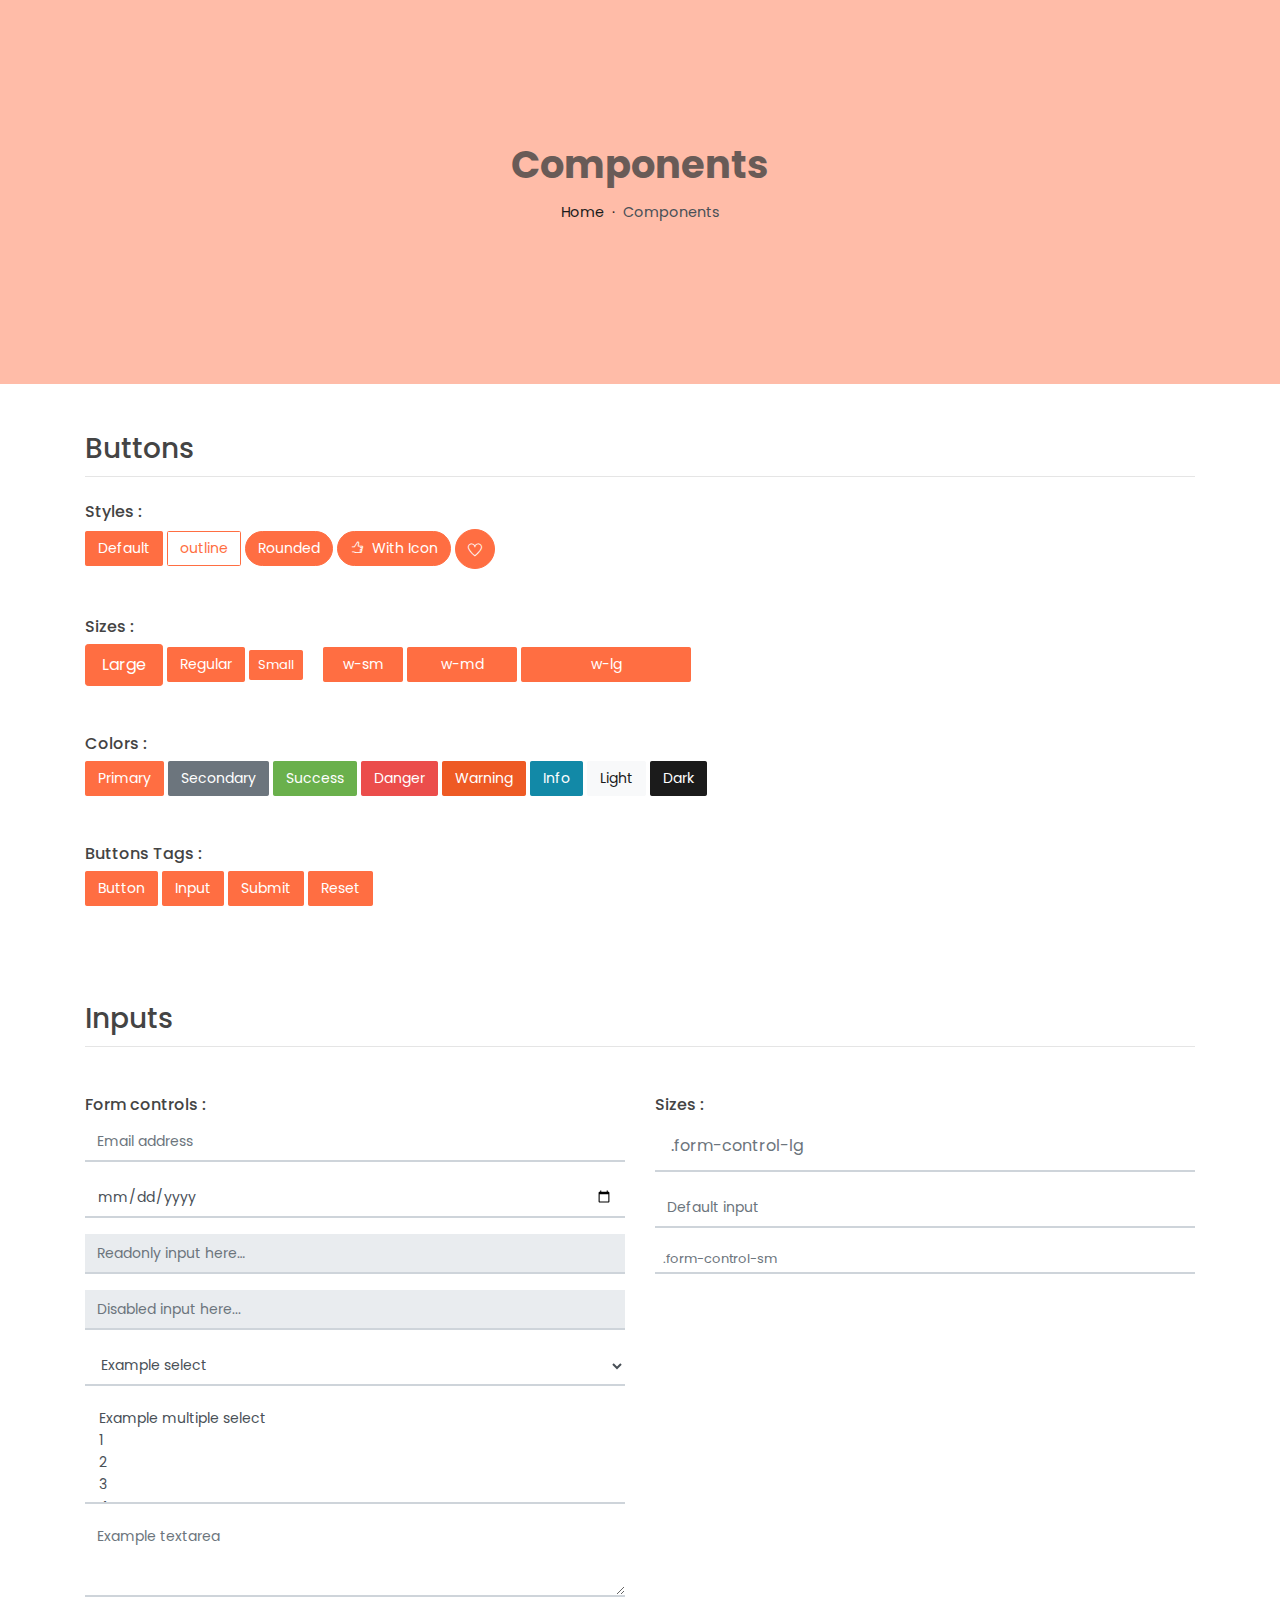
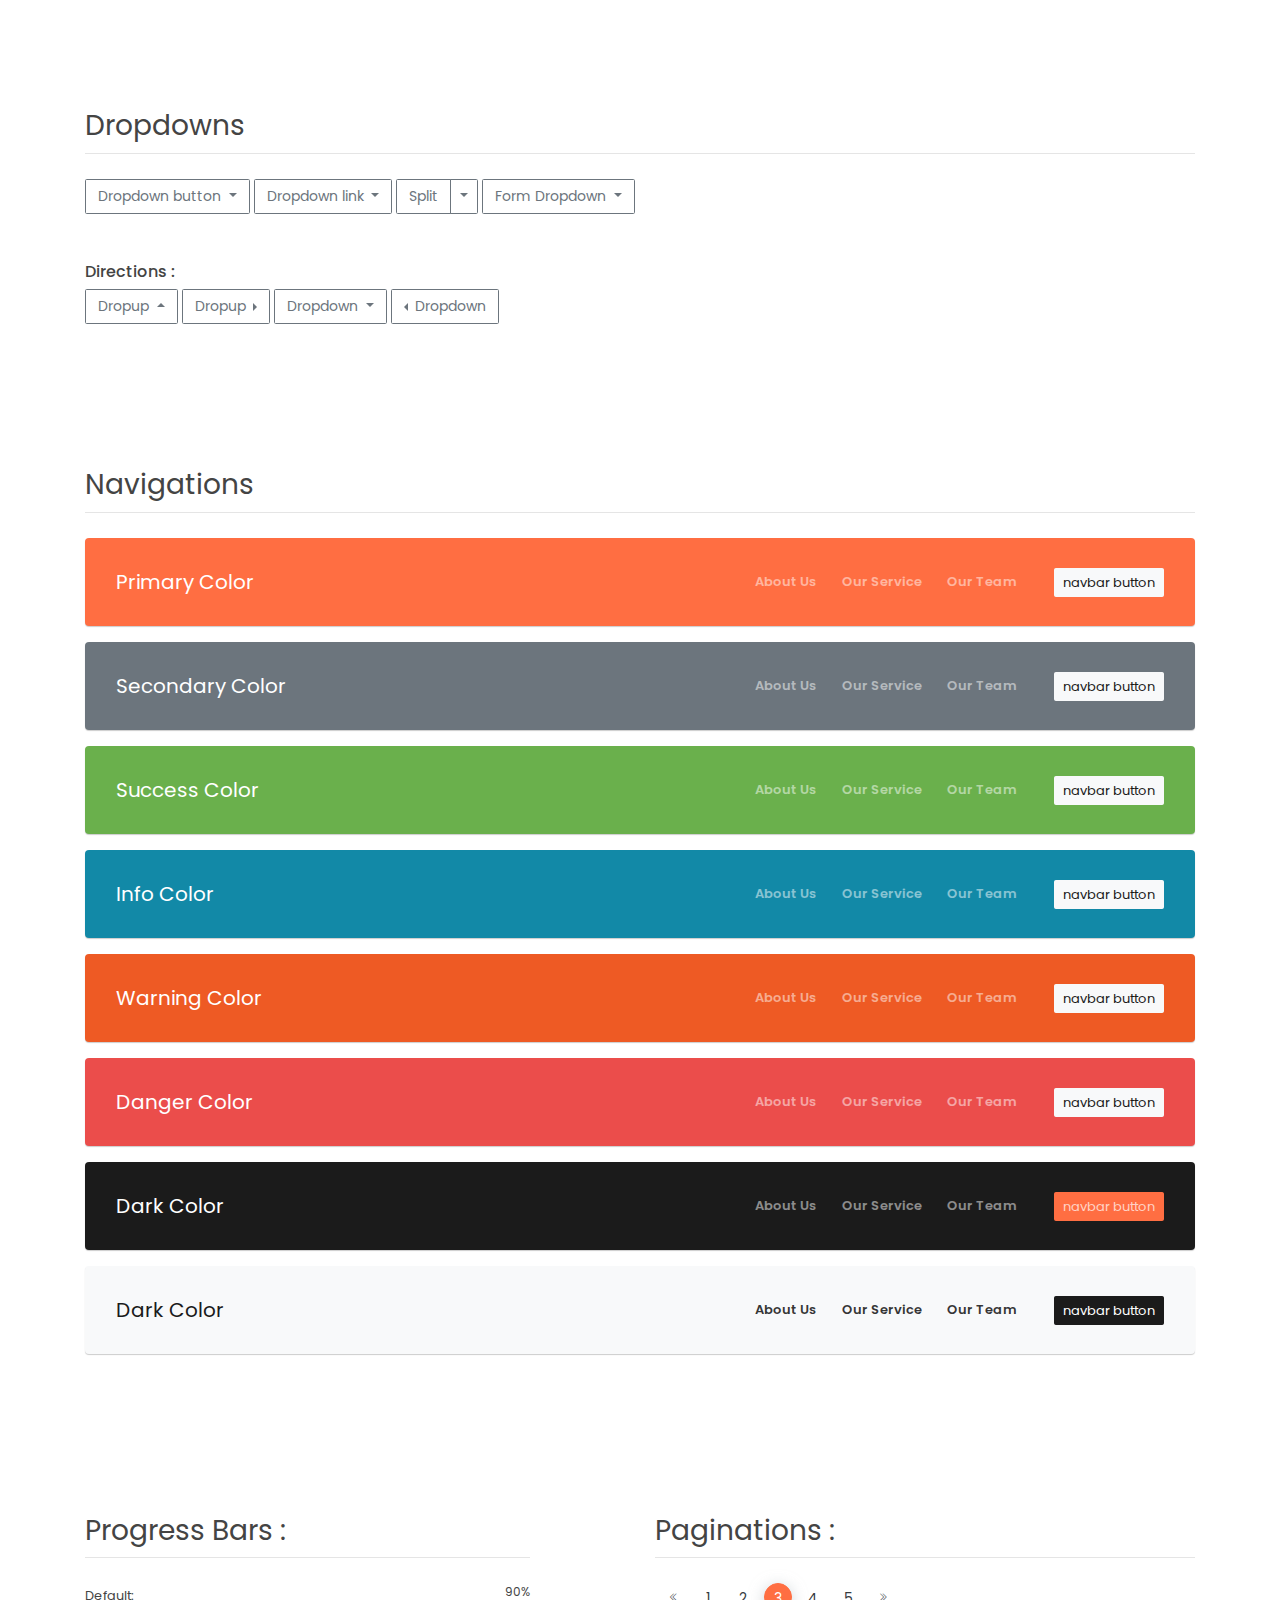
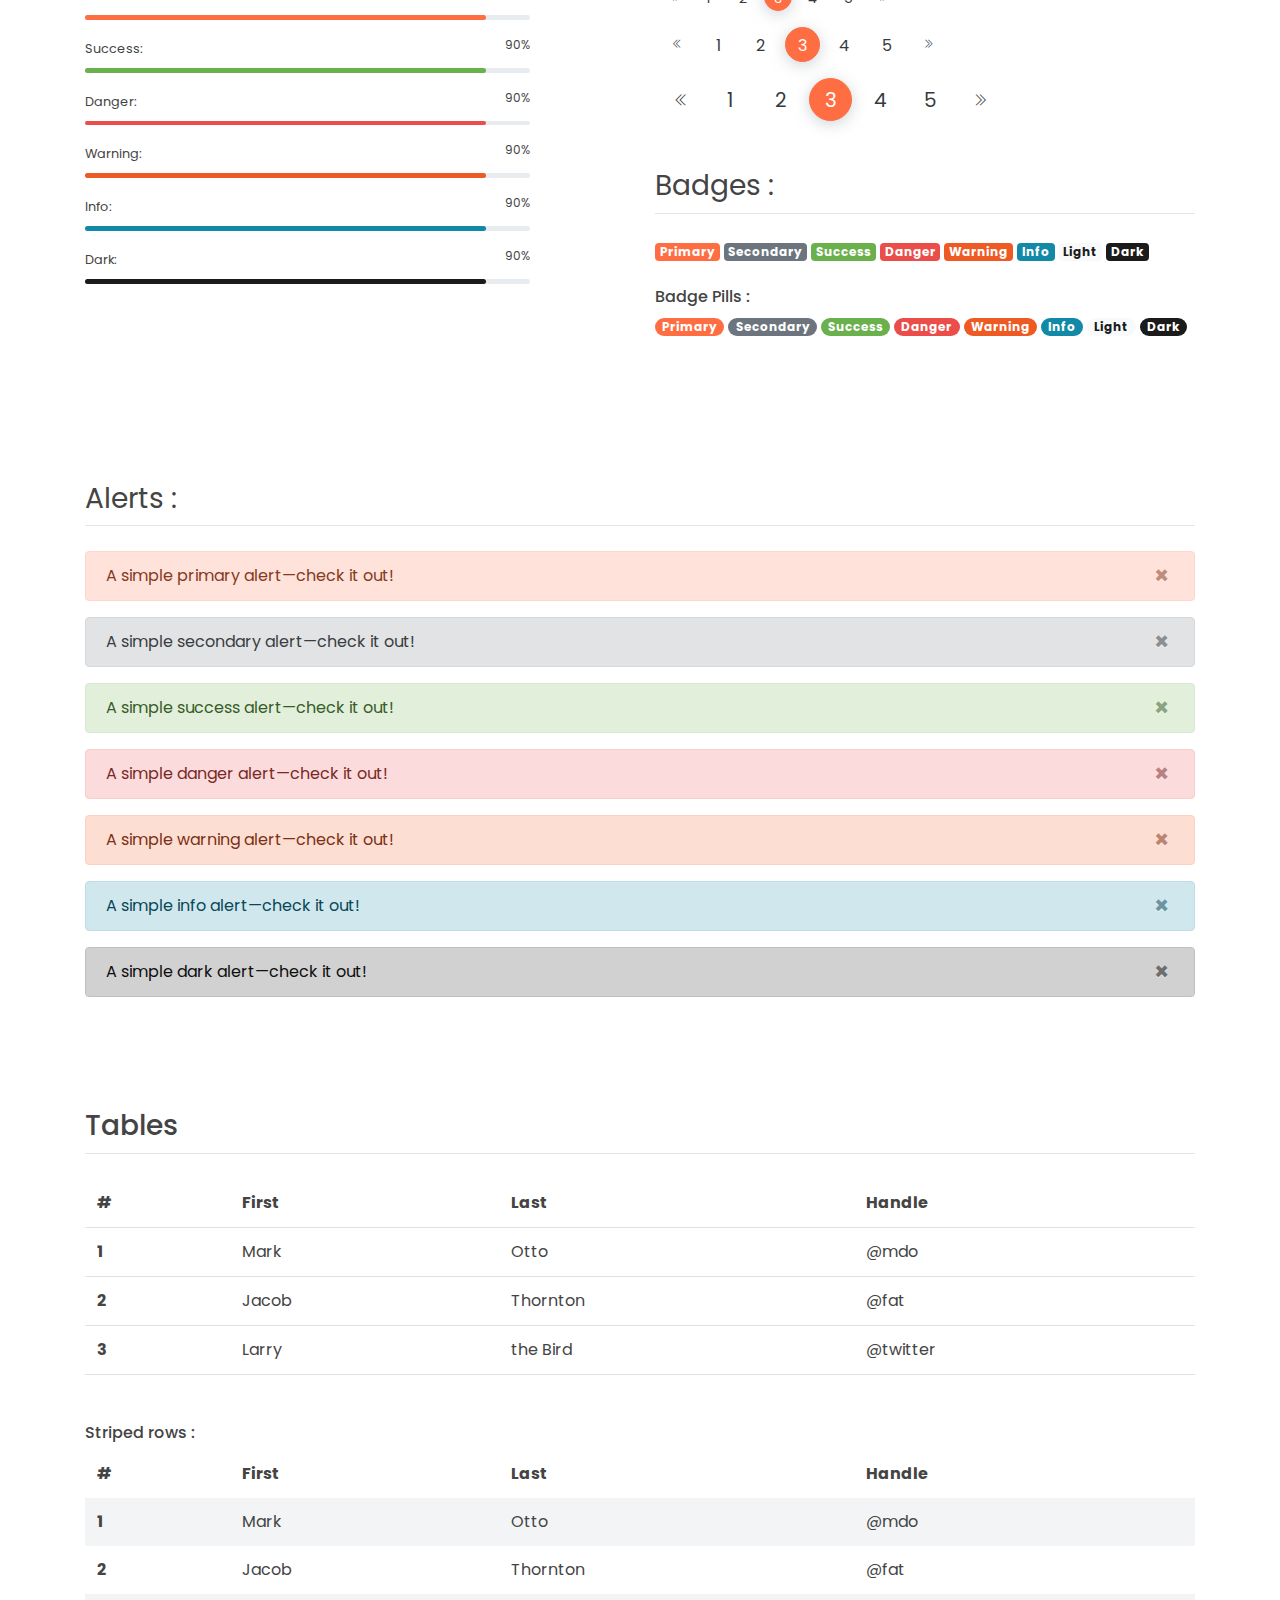
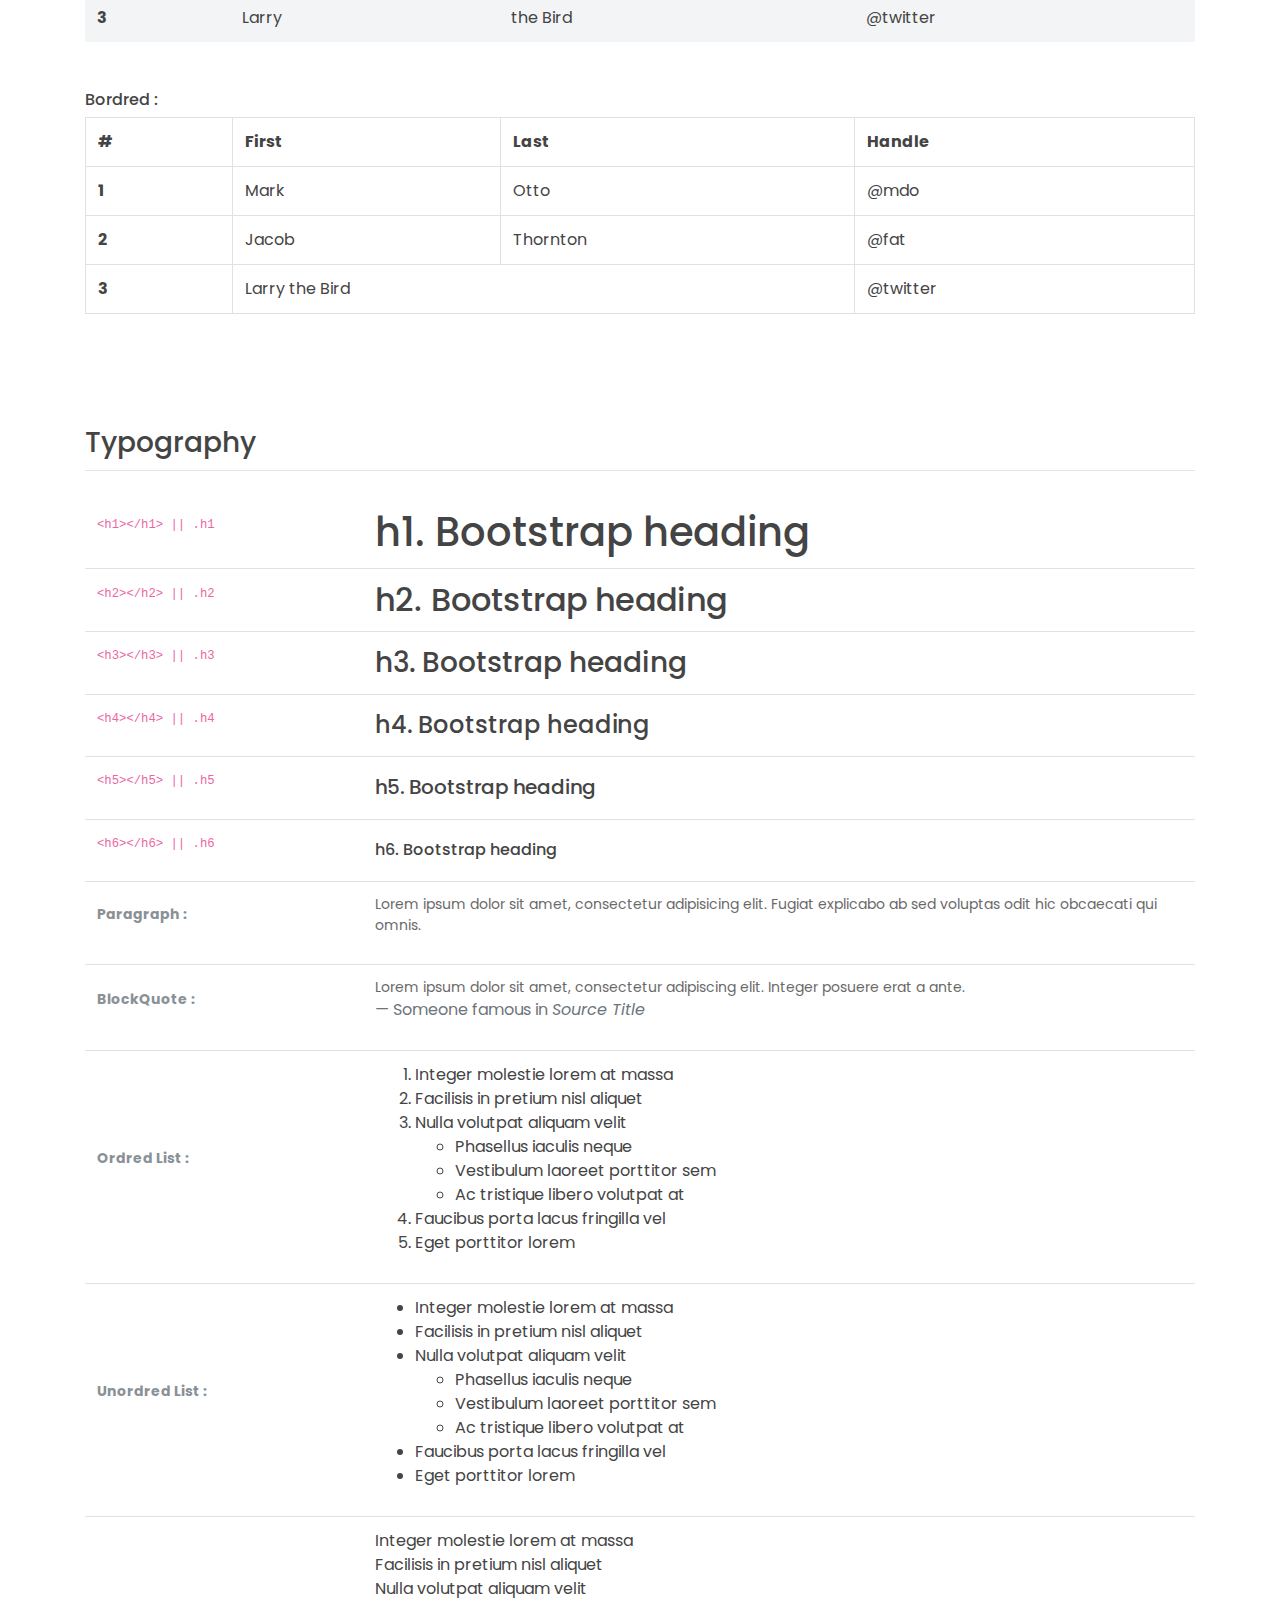
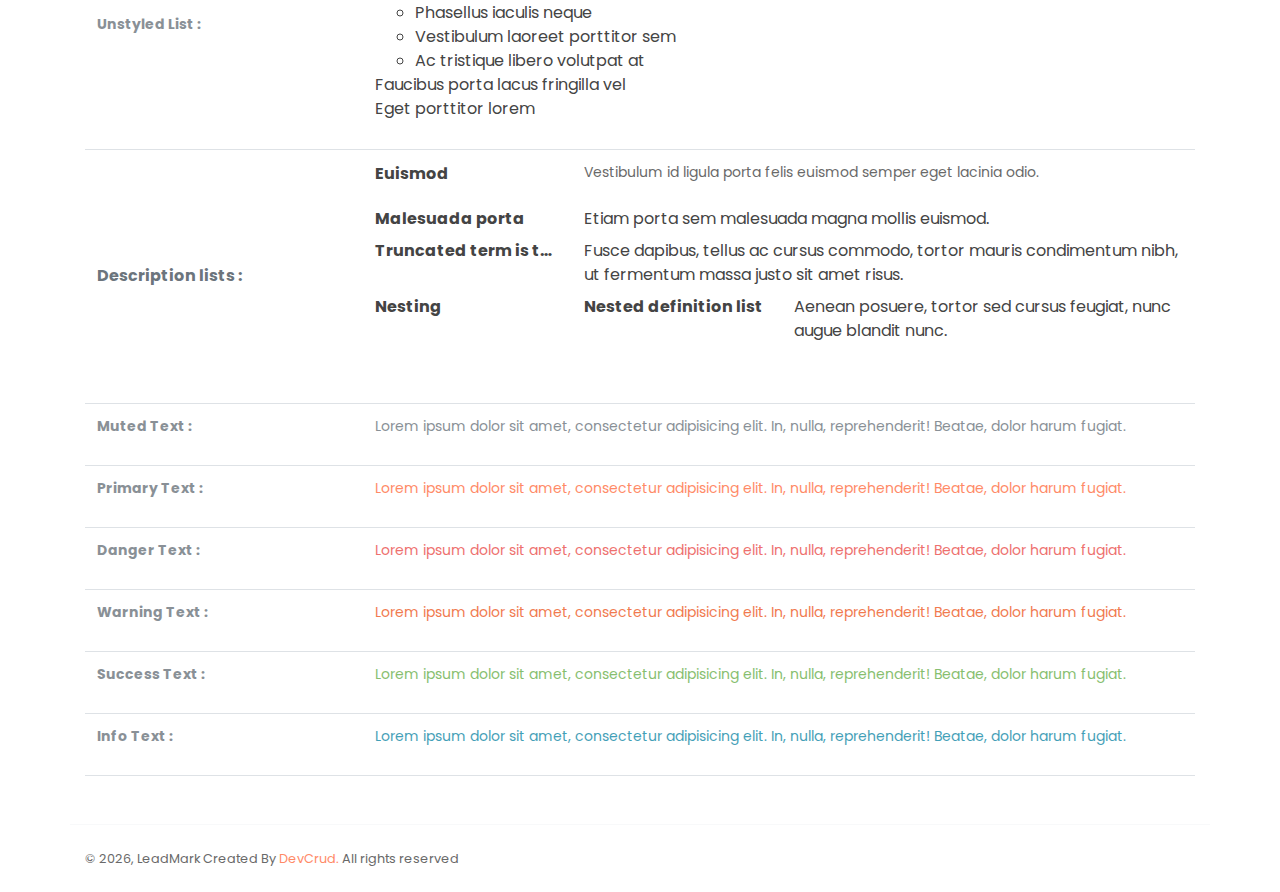
<file: public_html/components.html>
<!DOCTYPE html>
<html lang="en">
<head>
   <meta charset="utf-8">
    <meta name="viewport" content="width=device-width, initial-scale=1, shrink-to-fit=no">
    <meta name="description" content="Start your development with LeadMark landing page.">
    <meta name="author" content="Devcrud">
    <title>LeadMark Landing page | Components</title>
   <!-- font icons -->
   <link rel="stylesheet" href="assets/vendors/themify-icons/css/themify-icons.css">
   <!-- Bootstrap + Steller  -->
   <link rel="stylesheet" href="assets/css/leadmark.css">
</head>
<body>

   <!-- Page Header -->
   <header class="header header-mini"> 
      <div class="header-title">Components</div> 
      <nav aria-label="breadcrumb">
         <ol class="breadcrumb">
            <li class="breadcrumb-item"><a href="/">Home</a></li>
            <li class="breadcrumb-item active" aria-current="page">Components</li>
         </ol>
      </nav>
   </header> <!-- End Of Page Header -->

   <!-- main content -->
   <div class="container">

      <!-- Buttons -->
      <h3 class="mt-5">Buttons</h3>
      <hr>
      <h6 class="section-secondary-title">Styles :</h6>
      <button class="btn btn-primary">Default</button>
      <button class="btn btn-outline-primary">outline</button>
      <button class="btn btn-primary rounded">Rounded</button>
      <button class="btn btn-primary rounded"><i class="ti-thumb-up pr-1"></i> With Icon</button>
      <button class="btn btn-primary circle"><i class="ti-heart"></i></button>

      <h6 class="section-secondary-title mt-5">Sizes :</h6>
      <button class="btn btn-primary btn-lg">Large</button>
      <button class="btn btn-primary ">Regular</button>
      <button class="btn btn-primary btn-sm">Small</button>
      <button class="btn btn-primary w-sm ml-3">w-sm</button>
      <button class="btn btn-primary w-md">w-md</button>
      <button class="btn btn-primary w-lg">w-lg</button>

      <h6 class="section-secondary-title mt-5">Colors :</h6>          
      <button type="button" class="btn btn-primary">Primary</button>
      <button type="button" class="btn btn-secondary">Secondary</button>
      <button type="button" class="btn btn-success">Success</button>
      <button type="button" class="btn btn-danger">Danger</button>
      <button type="button" class="btn btn-warning">Warning</button>
      <button type="button" class="btn btn-info">Info</button>
      <button type="button" class="btn btn-light">Light</button>
      <button type="button" class="btn btn-dark">Dark</button>

      <h6 class="section-secondary-title mt-5">Buttons Tags :</h6>
      <button class="btn btn-primary" type="submit">Button</button>
      <input class="btn btn-primary" type="button" value="Input">
      <input class="btn btn-primary" type="submit" value="Submit">
      <input class="btn btn-primary" type="reset" value="Reset">
      
      <!-- devider -->
      <div class="py-5"></div>

      <!-- Inputs -->
      <h3>Inputs</h3>
      <hr>
      <div class="row mt-5">
         <div class="col-md-6">
            <h6 class="section-secondary-title">Form controls :</h6>        
            <div class="form-group">
               <input type="email" class="form-control" id="exampleFormControlInput1" placeholder="Email address">
            </div>
            <div class="form-group">
               <input type="date" class="form-control" id="exampleFormControlInput1" placeholder="Date">
            </div>
            <div class="form-group">
               <input class="form-control" type="text" placeholder="Readonly input here…" readonly>
            </div>
            <div class="form-group">
               <input class="form-control" id="disabledInput" type="text" placeholder="Disabled input here..." disabled>
            </div>
            <div class="form-group">
               <select class="form-control" id="exampleFormControlSelect1">
                  <option>Example select</option>
                  <option>1</option>
                  <option>2</option>
                  <option>3</option>
                  <option>4</option>
                  <option>5</option>
               </select>
            </div>
            <div class="form-group">
               <select multiple class="form-control" id="exampleFormControlSelect2">
                  <option>Example multiple select</option>
                  <option>1</option>
                  <option>2</option>
                  <option>3</option>
                  <option>4</option>
                  <option>5</option>
               </select>
            </div>
            <div class="form-group">
               <textarea class="form-control" id="exampleFormControlTextarea1" rows="3" placeholder="Example textarea"></textarea>
            </div>
         </div>
         <div class="col-md-6">
            <h6 class="section-secondary-title">Sizes :</h6>    
            <div class="form-group">
               <input class="form-control form-control-lg" type="text" placeholder=".form-control-lg">             
            </div>
            <div class="form-group">
               <input class="form-control" type="text" placeholder="Default input">
            </div>
            <div class="form-group">
               <input class="form-control form-control-sm" type="text" placeholder=".form-control-sm"> 
            </div>
         </div>
      </div> <!-- end of inputs -->   

      <!-- devider -->
      <div class="py-5"></div>             

      <!-- Dropdowns -->
      <h3 class="components-section-title font-weight-normal">Dropdowns</h3>
      <hr>
      <div class="dropdown d-inline-block">
         <button class="btn btn-outline-secondary dropdown-toggle" type="button" id="dropdownMenuButton" data-toggle="dropdown" aria-haspopup="true" aria-expanded="false">
         Dropdown button
         </button>
         <div class="dropdown-menu" aria-labelledby="dropdownMenuButton">
         <a class="dropdown-item" href="#">Action</a>
         <a class="dropdown-item" href="#">Another action</a>
         <a class="dropdown-item" href="#">Something else here</a>
         </div>
      </div>
      <div class="dropdown d-inline-block">
         <a class="btn btn-outline-secondary dropdown-toggle" href="#" role="button" id="dropdownMenuLink" data-toggle="dropdown" aria-haspopup="true" aria-expanded="false">
            Dropdown link
         </a>
         <div class="dropdown-menu" aria-labelledby="dropdownMenuLink">
            <a class="dropdown-item" href="#">Action</a>
            <a class="dropdown-item" href="#">Another action</a>
            <a class="dropdown-item" href="#">Something else here</a>
         </div>
      </div>
      <div class="btn-group">
         <button type="button" class="btn btn-outline-secondary">Split</button>
         <button type="button" class="btn btn-outline-secondary dropdown-toggle dropdown-toggle-split" data-toggle="dropdown" aria-haspopup="true" aria-expanded="false">
         <span class="sr-only">Toggle Dropdown</span>
         </button>
         <div class="dropdown-menu">
            <a class="dropdown-item" href="#">Action</a>
            <a class="dropdown-item" href="#">Another action</a>
            <a class="dropdown-item" href="#">Something else here</a>
            <div class="dropdown-divider"></div>
            <a class="dropdown-item" href="#">Separated link</a>
         </div>
      </div>
      <div class="btn-group">
         <button class="btn btn-outline-secondary dropdown-toggle" type="button" id="dropdownMenuButton" data-toggle="dropdown" aria-haspopup="true" aria-expanded="false">
            Form Dropdown
         </button>
         <div class="dropdown-menu form">
            <form class="px-4 py-3">
               <div class="form-group">
                  <input type="email" class="form-control" id="exampleDropdownFormEmail1" placeholder="email@example.com">
               </div>
               <div class="form-group">
                  <input type="password" class="form-control" id="exampleDropdownFormPassword1" placeholder="Password">
               </div>
               <div class="form-check mb-3">
                  <input type="checkbox" class="form-check-input" id="dropdownCheck">
                  <label class="form-check-label" for="dropdownCheck">
                     Remember me
                  </label>
               </div>
               <button type="submit" class="btn btn-primary btn-block">Sign in</button>
            </form>
            <div class="dropdown-divider"></div>
            <a class="dropdown-item" href="#"><small>New around here? Sign up</small></a>
            <a class="dropdown-item" href="#"><small>Forgot password?</small></a>
         </div>
      </div>       
      <h6 class="section-secondary-title mt-5">Directions :</h6>  
      <div class="btn-group dropup">
         <button type="button" class="btn btn-outline-secondary dropdown-toggle" data-toggle="dropdown" aria-haspopup="true" aria-expanded="false">
            Dropup
         </button>
         <div class="dropdown-menu">
            <a class="dropdown-item" href="#">Action</a>
            <a class="dropdown-item" href="#">Another action</a>
            <a class="dropdown-item" href="#">Something else here</a>
            <div class="dropdown-divider"></div>
            <a class="dropdown-item" href="#">Separated link</a>
         </div>
      </div>
      <div class="btn-group dropright">
         <button type="button" class="btn btn-outline-secondary dropdown-toggle" data-toggle="dropdown" aria-haspopup="true" aria-expanded="false">
            Dropup
         </button>
         <div class="dropdown-menu">
            <a class="dropdown-item" href="#">Action</a>
            <a class="dropdown-item" href="#">Another action</a>
            <a class="dropdown-item" href="#">Something else here</a>
            <div class="dropdown-divider"></div>
            <a class="dropdown-item" href="#">Separated link</a>
         </div>
      </div>
      <div class="btn-group">
         <button type="button" class="btn btn-outline-secondary dropdown-toggle" data-toggle="dropdown" aria-haspopup="true" aria-expanded="false">
            Dropdown
         </button>
         <div class="dropdown-menu">
            <a class="dropdown-item" href="#">Action</a>
            <a class="dropdown-item" href="#">Another action</a>
            <a class="dropdown-item" href="#">Something else here</a>
            <div class="dropdown-divider"></div>
            <a class="dropdown-item" href="#">Separated link</a>
         </div>
      </div>
      <div class="btn-group dropleft">
         <button type="button" class="btn btn-outline-secondary dropdown-toggle" data-toggle="dropdown" aria-haspopup="true" aria-expanded="false">
            Dropdown
         </button>
         <div class="dropdown-menu">
            <a class="dropdown-item" href="#">Action</a>
            <a class="dropdown-item" href="#">Another action</a>
            <a class="dropdown-item" href="#">Something else here</a>
            <div class="dropdown-divider"></div>
            <a class="dropdown-item" href="#">Separated link</a>
         </div>
      </div> <!-- end of Dropdowns -->  

      <!-- devider -->
      <div class="py-5"></div>   

      <!-- navbars -->
      <h3 class="components-section-title font-weight-normal mt-5">Navigations</h3>
      <hr>
      <nav class="navbar navbar-expand-sm navbar-dark bg-primary rounded shadow mb-3">
         <div class="container">
            <a class="navbar-brand" href="#">Primary Color</a>
            <button class="navbar-toggler ml-auto" type="button" data-toggle="collapse" data-target="#navbarSupportedContent" aria-controls="navbarSupportedContent" aria-expanded="false" aria-label="Toggle navigation">
            <span class="navbar-toggler-icon"></span>
            </button>
            <div class="collapse navbar-collapse" id="navbarSupportedContent">
               <ul class="navbar-nav ml-auto"> 
                  <li class="nav-item">
                     <a class="nav-link" href="#about">About Us</a>
                  </li>
                  <li class="nav-item">
                     <a class="nav-link" href="#service">Our Service</a>
                  </li>
                  <li class="nav-item">
                     <a class="nav-link" href="#team">Our Team</a>
                  </li>
                  <li class="nav-item">
                     <a href="#book-table" class="ml-4 mt-1 btn btn-light btn-sm">navbar button</a>
                  </li>
               </ul>                       
            </div>
         </div>
      </nav>
      <nav class="navbar navbar-expand-sm navbar-dark bg-secondary rounded shadow mb-3">
         <div class="container">
            <a class="navbar-brand" href="#">Secondary Color</a>
            <button class="navbar-toggler ml-auto" type="button" data-toggle="collapse" data-target="#navbarSupportedContent" aria-controls="navbarSupportedContent" aria-expanded="false" aria-label="Toggle navigation">
            <span class="navbar-toggler-icon"></span>
            </button>
            <div class="collapse navbar-collapse" id="navbarSupportedContent">
               <ul class="navbar-nav ml-auto"> 
                  <li class="nav-item">
                     <a class="nav-link" href="#about">About Us</a>
                  </li>
                  <li class="nav-item">
                     <a class="nav-link" href="#service">Our Service</a>
                  </li>
                  <li class="nav-item">
                     <a class="nav-link" href="#team">Our Team</a>
                  </li>
                  <li class="nav-item">
                     <a href="#book-table" class="ml-4 mt-1 btn btn-light btn-sm">navbar button</a>
                  </li>
               </ul>                       
            </div>
         </div>
      </nav>
      <nav class="navbar navbar-expand-sm navbar-dark bg-success rounded shadow mb-3">
         <div class="container">
            <a class="navbar-brand" href="#">Success Color</a>
            <button class="navbar-toggler ml-auto" type="button" data-toggle="collapse" data-target="#navbarSupportedContent" aria-controls="navbarSupportedContent" aria-expanded="false" aria-label="Toggle navigation">
            <span class="navbar-toggler-icon"></span>
            </button>
            <div class="collapse navbar-collapse" id="navbarSupportedContent">
               <ul class="navbar-nav ml-auto"> 
                  <li class="nav-item">
                     <a class="nav-link" href="#about">About Us</a>
                  </li>
                  <li class="nav-item">
                     <a class="nav-link" href="#service">Our Service</a>
                  </li>
                  <li class="nav-item">
                     <a class="nav-link" href="#team">Our Team</a>
                  </li>
                  <li class="nav-item">
                     <a href="#book-table" class="ml-4 mt-1 btn btn-light btn-sm">navbar button</a>
                  </li>
               </ul>                       
            </div>
         </div>
      </nav>
      <nav class="navbar navbar-expand-sm navbar-dark bg-info rounded shadow mb-3">
         <div class="container">
            <a class="navbar-brand" href="#">Info Color</a>
            <button class="navbar-toggler ml-auto" type="button" data-toggle="collapse" data-target="#navbarSupportedContent" aria-controls="navbarSupportedContent" aria-expanded="false" aria-label="Toggle navigation">
            <span class="navbar-toggler-icon"></span>
            </button>
            <div class="collapse navbar-collapse" id="navbarSupportedContent">
               <ul class="navbar-nav ml-auto"> 
                  <li class="nav-item">
                     <a class="nav-link" href="#about">About Us</a>
                  </li>
                  <li class="nav-item">
                     <a class="nav-link" href="#service">Our Service</a>
                  </li>
                  <li class="nav-item">
                     <a class="nav-link" href="#team">Our Team</a>
                  </li>
                  <li class="nav-item">
                     <a href="#book-table" class="ml-4 mt-1 btn btn-light btn-sm">navbar button</a>
                  </li>
               </ul>                       
            </div>
         </div>
      </nav>
      <nav class="navbar navbar-expand-sm navbar-dark bg-warning rounded shadow mb-3">
         <div class="container">
            <a class="navbar-brand" href="#">Warning Color</a>
            <button class="navbar-toggler ml-auto" type="button" data-toggle="collapse" data-target="#navbarSupportedContent" aria-controls="navbarSupportedContent" aria-expanded="false" aria-label="Toggle navigation">
            <span class="navbar-toggler-icon"></span>
            </button>
            <div class="collapse navbar-collapse" id="navbarSupportedContent">
               <ul class="navbar-nav ml-auto"> 
                  <li class="nav-item">
                     <a class="nav-link" href="#about">About Us</a>
                  </li>
                  <li class="nav-item">
                     <a class="nav-link" href="#service">Our Service</a>
                  </li>
                  <li class="nav-item">
                     <a class="nav-link" href="#team">Our Team</a>
                  </li>
                  <li class="nav-item">
                     <a href="#book-table" class="ml-4 mt-1 btn btn-light btn-sm">navbar button</a>
                  </li>
               </ul>                       
            </div>
         </div>
      </nav>
      <nav class="navbar navbar-expand-sm navbar-dark bg-danger rounded shadow mb-3">
         <div class="container">
            <a class="navbar-brand" href="#">Danger Color</a>
            <button class="navbar-toggler ml-auto" type="button" data-toggle="collapse" data-target="#navbarSupportedContent" aria-controls="navbarSupportedContent" aria-expanded="false" aria-label="Toggle navigation">
            <span class="navbar-toggler-icon"></span>
            </button>
            <div class="collapse navbar-collapse" id="navbarSupportedContent">
               <ul class="navbar-nav ml-auto"> 
                  <li class="nav-item">
                     <a class="nav-link" href="#about">About Us</a>
                  </li>
                  <li class="nav-item">
                     <a class="nav-link" href="#service">Our Service</a>
                  </li>
                  <li class="nav-item">
                     <a class="nav-link" href="#team">Our Team</a>
                  </li>
                  <li class="nav-item">
                     <a href="#book-table" class="ml-4 mt-1 btn btn-light btn-sm">navbar button</a>
                  </li>
               </ul>                       
            </div>
         </div>
      </nav>
      <nav class="navbar navbar-expand-sm navbar-dark bg-dark rounded shadow mb-3">
         <div class="container">
            <a class="navbar-brand" href="#">Dark Color</a>
            <button class="navbar-toggler ml-auto" type="button" data-toggle="collapse" data-target="#navbarSupportedContent" aria-controls="navbarSupportedContent" aria-expanded="false" aria-label="Toggle navigation">
            <span class="navbar-toggler-icon"></span>
            </button>
            <div class="collapse navbar-collapse" id="navbarSupportedContent">
               <ul class="navbar-nav ml-auto"> 
                  <li class="nav-item">
                     <a class="nav-link" href="#about">About Us</a>
                  </li>
                  <li class="nav-item">
                     <a class="nav-link" href="#service">Our Service</a>
                  </li>
                  <li class="nav-item">
                     <a class="nav-link" href="#team">Our Team</a>
                  </li>
                  <li class="nav-item">
                     <a href="#book-table" class="ml-4 mt-1 btn btn-primary btn-sm">navbar button</a>
                  </li>
               </ul>                       
            </div>
         </div>
      </nav>
      <nav class="navbar navbar-expand-sm navbar-light bg-light rounded shadow mb-3">
         <div class="container">
            <a class="navbar-brand" href="#">Dark Color</a>
            <button class="navbar-toggler ml-auto" type="button" data-toggle="collapse" data-target="#navbarSupportedContent" aria-controls="navbarSupportedContent" aria-expanded="false" aria-label="Toggle navigation">
            <span class="navbar-toggler-icon"></span>
            </button>
            <div class="collapse navbar-collapse" id="navbarSupportedContent">
               <ul class="navbar-nav ml-auto"> 
                  <li class="nav-item">
                     <a class="nav-link" href="#about">About Us</a>
                  </li>
                  <li class="nav-item">
                     <a class="nav-link" href="#service">Our Service</a>
                  </li>
                  <li class="nav-item">
                     <a class="nav-link" href="#team">Our Team</a>
                  </li>
                  <li class="nav-item">
                     <a href="#book-table" class="ml-4 mt-1 btn btn-dark btn-sm">navbar button</a>
                  </li>
               </ul>                       
            </div>
         </div>
      </nav>
      <!-- End of navbars -->

      <!-- devider -->
      <div class="py-5"></div>   
      
      <!-- progress bars -->
      <div class="row justify-content-between">
         <div class="col-md-5">
            <h3 class="components-section-title font-weight-normal mt-5">Progress Bars :</h3>
            <hr>
            <small>Default: </small>
            <div class="progress mt-2 mb-3">
               <div class="progress-bar" role="progressbar" style="width: 90%" aria-valuenow="25" aria-valuemin="0" aria-valuemax="100"><span>90%</span></div>
            </div>
            <small>Success:</small>
            <div class="progress mt-2 mb-3">
               <div class="progress-bar bg-success" role="progressbar" style="width: 90%" aria-valuenow="25" aria-valuemin="0" aria-valuemax="100"><span>90%</span></div>
            </div>
            <small>Danger:</small>
            <div class="progress mt-2 mb-3">
               <div class="progress-bar bg-danger" role="progressbar" style="width: 90%" aria-valuenow="25" aria-valuemin="0" aria-valuemax="100"><span>90%</span></div>
            </div>
            <small>Warning:</small>
            <div class="progress mt-2 mb-3">
               <div class="progress-bar bg-warning" role="progressbar" style="width: 90%" aria-valuenow="25" aria-valuemin="0" aria-valuemax="100"><span>90%</span></div>
            </div>
            <small>Info:</small>
            <div class="progress mt-2 mb-3">
               <div class="progress-bar bg-info" role="progressbar" style="width: 90%" aria-valuenow="25" aria-valuemin="0" aria-valuemax="100"><span>90%</span></div>
            </div>
            <small>Dark:</small>
            <div class="progress mt-2 mb-3">
               <div class="progress-bar bg-dark" role="progressbar" style="width: 90%" aria-valuenow="25" aria-valuemin="0" aria-valuemax="100"><span>90%</span></div>
            </div>
         </div>
         <div class="col-md-6">
            <h3 class="components-section-title font-weight-normal mt-5">Paginations :</h3>
            <hr>
            <nav aria-label="Page navigation example">
               <ul class="pagination pagination-sm">
                  <li class="page-item"><a class="page-link" href="#"><i class="ti-angle-double-left"></i></a></li>
                  <li class="page-item"><a class="page-link" href="#">1</a></li>
                  <li class="page-item"><a class="page-link" href="#">2</a></li>
                  <li class="page-item active"><a class="page-link" href="#">3</a></li>
                  <li class="page-item"><a class="page-link" href="#">4</a></li>
                  <li class="page-item"><a class="page-link" href="#">5</a></li>
                  <li class="page-item"><a class="page-link" href="#"><i class="ti-angle-double-right"></i></a></li>
               </ul>
            </nav>
            <nav aria-label="Page navigation example">
               <ul class="pagination">
               <li class="page-item"><a class="page-link" href="#"><i class="ti-angle-double-left"></i></a></li>
                  <li class="page-item"><a class="page-link" href="#">1</a></li>
                  <li class="page-item"><a class="page-link" href="#">2</a></li>
                  <li class="page-item active"><a class="page-link" href="#">3</a></li>
                  <li class="page-item"><a class="page-link" href="#">4</a></li>
                  <li class="page-item"><a class="page-link" href="#">5</a></li>
                  <li class="page-item"><a class="page-link" href="#"><i class="ti-angle-double-right"></i></a></li>
               </ul>
            </nav>
            <nav aria-label="Page navigation example">
               <ul class="pagination pagination-lg">
                  <li class="page-item"><a class="page-link" href="#"><i class="ti-angle-double-left"></i></a></li>
                  <li class="page-item"><a class="page-link" href="#">1</a></li>
                  <li class="page-item"><a class="page-link" href="#">2</a></li>
                  <li class="page-item active"><a class="page-link" href="#">3</a></li>
                  <li class="page-item"><a class="page-link" href="#">4</a></li>
                  <li class="page-item"><a class="page-link" href="#">5</a></li>
                  <li class="page-item"><a class="page-link" href="#"><i class="ti-angle-double-right"></i></a></li>
               </ul>
            </nav>

            <!-- Badges -->
            <h3 class="components-section-title font-weight-normal mt-5">Badges :</h3>
            <hr>
            <span class="badge badge-primary">Primary</span>
            <span class="badge badge-secondary">Secondary</span>
            <span class="badge badge-success">Success</span>
            <span class="badge badge-danger">Danger</span>
            <span class="badge badge-warning">Warning</span>
            <span class="badge badge-info">Info</span>
            <span class="badge badge-light">Light</span>
            <span class="badge badge-dark">Dark</span>
            <h6 class="section-secondary-title mt-4 mb-2">Badge Pills :</h6>
            <span class="badge badge-pill badge-primary">Primary</span>
            <span class="badge badge-pill badge-secondary">Secondary</span>
            <span class="badge badge-pill badge-success">Success</span>
            <span class="badge badge-pill badge-danger">Danger</span>
            <span class="badge badge-pill badge-warning">Warning</span>
            <span class="badge badge-pill badge-info">Info</span>
            <span class="badge badge-pill badge-light">Light</span>
            <span class="badge badge-pill badge-dark">Dark</span>
         </div>
      </div> <!-- End of Progress bars -->

      <!-- devider -->
      <div class="py-5"></div>  

      <!-- Alerts -->
      <h3 class="components-section-title font-weight-normal mt-5">Alerts :</h3>
      <hr>
      <div class="alert alert-primary alert-dismissible fade show" role="alert">
         A simple primary alert—check it out!
         <button type="button" class="close" data-dismiss="alert" aria-label="Close">
            <span aria-hidden="true">&times;</span>
         </button>
      </div>
      <div class="alert alert-secondary alert-dismissible fade show" role="alert">
         A simple secondary alert—check it out!
         <button type="button" class="close" data-dismiss="alert" aria-label="Close">
            <span aria-hidden="true">&times;</span>
         </button>
      </div>
      <div class="alert alert-success alert-dismissible fade show" role="alert">
         A simple success alert—check it out!
         <button type="button" class="close" data-dismiss="alert" aria-label="Close">
            <span aria-hidden="true">&times;</span>
         </button>
      </div>
      <div class="alert alert-danger alert-dismissible fade show" role="alert">
         A simple danger alert—check it out!
         <button type="button" class="close" data-dismiss="alert" aria-label="Close">
            <span aria-hidden="true">&times;</span>
         </button>
      </div>
      <div class="alert alert-warning alert-dismissible fade show" role="alert">
         A simple warning alert—check it out!
         <button type="button" class="close" data-dismiss="alert" aria-label="Close">
            <span aria-hidden="true">&times;</span>
         </button>
      </div>
      <div class="alert alert-info alert-dismissible fade show" role="alert">
         A simple info alert—check it out!
         <button type="button" class="close" data-dismiss="alert" aria-label="Close">
            <span aria-hidden="true">&times;</span>
         </button>
      </div>
      <div class="alert alert-dark alert-dismissible fade show" role="alert">
         A simple dark alert—check it out!
         <button type="button" class="close" data-dismiss="alert" aria-label="Close">
            <span aria-hidden="true">&times;</span>
         </button>
      </div>
      <!-- end of alerts -->

      <!-- devider -->
      <div class="py-5"></div> 
   
      <!-- tables -->
      <h3 class="components-section-title">Tables</h3>
      <hr>
      <table class="table">
         <thead>
            <tr>
               <th scope="col">#</th>
               <th scope="col">First</th>
               <th scope="col">Last</th>
               <th scope="col">Handle</th>
            </tr>
         </thead>
         <tbody>
            <tr>
               <th scope="row">1</th>
               <td>Mark</td>
               <td>Otto</td>
               <td>@mdo</td>
            </tr>
            <tr>
               <th scope="row">2</th>
               <td>Jacob</td>
               <td>Thornton</td>
               <td>@fat</td>
            </tr>
            <tr>
               <th scope="row">3</th>
               <td>Larry</td>
               <td>the Bird</td>
               <td>@twitter</td>
            </tr>
         </tbody>
      </table>

      <h6 class="section-secondary-title mt-5">Striped rows :</h6>
      <table class="table table-striped">
         <thead>
            <tr>
               <th scope="col">#</th>
               <th scope="col">First</th>
               <th scope="col">Last</th>
               <th scope="col">Handle</th>
            </tr>
         </thead>
         <tbody>
            <tr>
               <th scope="row">1</th>
               <td>Mark</td>
               <td>Otto</td>
               <td>@mdo</td>
            </tr>
            <tr>
               <th scope="row">2</th>
               <td>Jacob</td>
               <td>Thornton</td>
               <td>@fat</td>
            </tr>
            <tr>
               <th scope="row">3</th>
               <td>Larry</td>
               <td>the Bird</td>
               <td>@twitter</td>
            </tr>
         </tbody>
      </table>

      <h6 class="section-secondary-title mt-5">Bordred :</h6>
      <table class="table table-bordered">
         <thead>
            <tr>
               <th scope="col">#</th>
               <th scope="col">First</th>
               <th scope="col">Last</th>
               <th scope="col">Handle</th>
            </tr>
         </thead>
         <tbody>
            <tr>
               <th scope="row">1</th>
               <td>Mark</td>
               <td>Otto</td>
               <td>@mdo</td>
            </tr>
            <tr>
               <th scope="row">2</th>
               <td>Jacob</td>
               <td>Thornton</td>
               <td>@fat</td>
            </tr>
            <tr>
               <th scope="row">3</th>
               <td colspan="2">Larry the Bird</td>
               <td>@twitter</td>
            </tr>
         </tbody>
      </table>
      <!-- end of tables -->

      <!-- devider -->
      <div class="py-5"></div> 

      <!-- typography -->
      <h3 class="components-section-title">Typography</h3>
      <hr>
      <table class="table table-borderless v-align-center">
         <tbody>
            <tr>
               <td>
                  <p><code class="highlighter-rouge">&lt;h1&gt;&lt;/h1&gt; || .h1</code></p>
               </td>
               <td class="w-75"><span class="h1">h1. Bootstrap heading</span></td>
            </tr>
            <tr>
               <td>
                  <p><code class="highlighter-rouge">&lt;h2&gt;&lt;/h2&gt; || .h2</code></p>
               </td>
               <td><span class="h2">h2. Bootstrap heading</span></td>
            </tr>
            <tr>
               <td>
                  <p><code class="highlighter-rouge">&lt;h3&gt;&lt;/h3&gt; || .h3</code></p>
               </td>
               <td><span class="h3">h3. Bootstrap heading</span></td>
            </tr>
            <tr>
               <td>
                  <p><code class="highlighter-rouge">&lt;h4&gt;&lt;/h4&gt; || .h4</code></p>
               </td>
               <td><span class="h4">h4. Bootstrap heading</span></td>
            </tr>
            <tr>
               <td>
                  <p><code class="highlighter-rouge">&lt;h5&gt;&lt;/h5&gt; || .h5</code></p>
               </td>
               <td><span class="h5">h5. Bootstrap heading</span></td>
            </tr>
            <tr>
               <td>
                  <p><code class="highlighter-rouge">&lt;h6&gt;&lt;/h6&gt; || .h6</code></p>
               </td>
               <td><span class="h6">h6. Bootstrap heading</span></td>
            </tr>
            <tr>
               <td>
                  <p class="font-weight-bold text-muted">Paragraph :</p>
               </td>
               <td><p>Lorem ipsum dolor sit amet, consectetur adipisicing elit. Fugiat explicabo ab sed voluptas odit hic obcaecati qui omnis.</p></td>
            </tr>
            <tr>
               <td>
                  <p class="font-weight-bold text-muted">BlockQuote :</p>
               </td>
               <td>
                  <blockquote class="blockquote">
                     <p class="mb-0">Lorem ipsum dolor sit amet, consectetur adipiscing elit. Integer posuere erat a ante.</p>
                     <footer class="blockquote-footer">Someone famous in <cite title="Source Title">Source Title</cite></footer>
                  </blockquote>
               </td>
            </tr>

            <tr>
               <td><p class="font-weight-bold text-muted">Ordred List :</p></td>
               <td>
                  <ol>
                     <li>Integer molestie lorem at massa</li>
                     <li>Facilisis in pretium nisl aliquet</li>
                     <li>Nulla volutpat aliquam velit
                        <ul>
                           <li>Phasellus iaculis neque</li>
                           <li>Vestibulum laoreet porttitor sem</li>
                           <li>Ac tristique libero volutpat at</li>
                        </ul>
                     </li>
                     <li>Faucibus porta lacus fringilla vel</li>
                     <li>Eget porttitor lorem</li>
                  </ol>
               </td>
            </tr>
            <tr>
               <td><p class="font-weight-bold text-muted">Unordred List :</p></td>
               <td>
                  <ul >
                     <li>Integer molestie lorem at massa</li>
                     <li>Facilisis in pretium nisl aliquet</li>
                     <li>Nulla volutpat aliquam velit
                        <ul>
                           <li>Phasellus iaculis neque</li>
                           <li>Vestibulum laoreet porttitor sem</li>
                           <li>Ac tristique libero volutpat at</li>
                        </ul>
                     </li>
                     <li>Faucibus porta lacus fringilla vel</li>
                     <li>Eget porttitor lorem</li>
                  </ul>
               </td>
            </tr>
            <tr>
               <td><p class="font-weight-bold text-muted">Unstyled List :</p></td>
               <td>
                  <ul class="list-unstyled">
                     <li>Integer molestie lorem at massa</li>
                     <li>Facilisis in pretium nisl aliquet</li>
                     <li>Nulla volutpat aliquam velit
                        <ul>
                           <li>Phasellus iaculis neque</li>
                           <li>Vestibulum laoreet porttitor sem</li>
                           <li>Ac tristique libero volutpat at</li>
                        </ul>
                     </li>
                     <li>Faucibus porta lacus fringilla vel</li>
                     <li>Eget porttitor lorem</li>
                  </ul>
               </td>
            </tr>
            <tr>
               <td class="font-weight-bold text-muted">Description lists : </td>
               <td>
                  <dl class="row">
                     <dt class="col-sm-3">Euismod</dt>
                     <dd class="col-sm-9">
                        <p>Vestibulum id ligula porta felis euismod semper eget lacinia odio.</p>
                     </dd>

                     <dt class="col-sm-3">Malesuada porta</dt>
                     <dd class="col-sm-9">Etiam porta sem malesuada magna mollis euismod.</dd>

                     <dt class="col-sm-3 text-truncate">Truncated term is truncated</dt>
                     <dd class="col-sm-9">Fusce dapibus, tellus ac cursus commodo, tortor mauris condimentum nibh, ut fermentum massa justo sit amet risus.</dd>

                     <dt class="col-sm-3">Nesting</dt>
                     <dd class="col-sm-9">
                        <dl class="row">
                           <dt class="col-sm-4">Nested definition list</dt>
                           <dd class="col-sm-8">Aenean posuere, tortor sed cursus feugiat, nunc augue blandit nunc.</dd>
                        </dl>
                     </dd>
                  </dl>
               </td>
            </tr>
            <tr>
               <td>
                  <p class="font-weight-bold text-muted">Muted Text :</p>
               </td>
               <td>
                  <p class="text-muted">Lorem ipsum dolor sit amet, consectetur adipisicing elit. In, nulla, reprehenderit! Beatae, dolor harum fugiat.</p>
               </td>
            </tr>
            <tr>
               <td>
                  <p class="font-weight-bold text-muted">Primary Text :</p>
               </td>
               <td>
                  <p class="text-primary">Lorem ipsum dolor sit amet, consectetur adipisicing elit. In, nulla, reprehenderit! Beatae, dolor harum fugiat.</p>
               </td>
            </tr>
            <tr>
               <td>
                  <p class="font-weight-bold text-muted">Danger Text :</p>
               </td>
               <td>
                  <p class="text-danger">Lorem ipsum dolor sit amet, consectetur adipisicing elit. In, nulla, reprehenderit! Beatae, dolor harum fugiat.</p>
               </td>
            </tr>
            <tr>
               <td>
                  <p class="font-weight-bold text-muted">Warning Text :</p>
               </td>
               <td>
                  <p class="text-warning">Lorem ipsum dolor sit amet, consectetur adipisicing elit. In, nulla, reprehenderit! Beatae, dolor harum fugiat.</p>
               </td>
            </tr>
            <tr>
               <td>
                  <p class="font-weight-bold text-muted">Success Text :</p>
               </td>
               <td>
                  <p class="text-success">Lorem ipsum dolor sit amet, consectetur adipisicing elit. In, nulla, reprehenderit! Beatae, dolor harum fugiat.</p>
               </td>
            </tr>
            <tr>
               <td>
                  <p class="font-weight-bold text-muted">Info Text :</p>
               </td>
               <td>
                  <p class="text-info">Lorem ipsum dolor sit amet, consectetur adipisicing elit. In, nulla, reprehenderit! Beatae, dolor harum fugiat.</p>
               </td>
            </tr>
         </tbody>
      </table>
   </div>
   <!-- end of typography -->

   <!-- Page Footer -->
   <footer class="container mt-5 py-4 border-top border-light">
       <p class="mb-0 small">&copy; <script>document.write(new Date().getFullYear())</script>, LeadMark Created By <a href="https://www.devcrud.com" target="_blank">DevCrud.</a>  All rights reserved </p>     
   </footer>
   <!-- End of Page Footer -->  
   
   <!-- core  -->
   <script src="assets/vendors/jquery/jquery-3.4.1.js"></script>
   <script src="assets/vendors/bootstrap/bootstrap.bundle.js"></script>

</body>
</html>
</file>
<file: public_html/assets/vendors/themify-icons/css/themify-icons.css>
@font-face {
	font-family: 'themify';
	src:url("../fonts/themify.eot?-fvbane");
	src:url("../fonts/themify.eot?#iefix-fvbane") format("embedded-opentype"),
		url("../fonts/themify.woff?-fvbane") format("woff"),
		url("../fonts/themify.ttf?-fvbane") format("truetype"),
		url("../fonts/themify.svg?-fvbane#themify") format("svg");
	font-weight: normal;
	font-style: normal;
}

[class^="ti-"], [class*=" ti-"] {
	font-family: 'themify';
	speak: none;
	font-style: normal;
	font-weight: normal;
	font-variant: normal;
	text-transform: none;
	line-height: 1;

	/* Better Font Rendering =========== */
	-webkit-font-smoothing: antialiased;
	-moz-osx-font-smoothing: grayscale;
}

.ti-wand:before {
	content: "\e600";
}
.ti-volume:before {
	content: "\e601";
}
.ti-user:before {
	content: "\e602";
}
.ti-unlock:before {
	content: "\e603";
}
.ti-unlink:before {
	content: "\e604";
}
.ti-trash:before {
	content: "\e605";
}
.ti-thought:before {
	content: "\e606";
}
.ti-target:before {
	content: "\e607";
}
.ti-tag:before {
	content: "\e608";
}
.ti-tablet:before {
	content: "\e609";
}
.ti-star:before {
	content: "\e60a";
}
.ti-spray:before {
	content: "\e60b";
}
.ti-signal:before {
	content: "\e60c";
}
.ti-shopping-cart:before {
	content: "\e60d";
}
.ti-shopping-cart-full:before {
	content: "\e60e";
}
.ti-settings:before {
	content: "\e60f";
}
.ti-search:before {
	content: "\e610";
}
.ti-zoom-in:before {
	content: "\e611";
}
.ti-zoom-out:before {
	content: "\e612";
}
.ti-cut:before {
	content: "\e613";
}
.ti-ruler:before {
	content: "\e614";
}
.ti-ruler-pencil:before {
	content: "\e615";
}
.ti-ruler-alt:before {
	content: "\e616";
}
.ti-bookmark:before {
	content: "\e617";
}
.ti-bookmark-alt:before {
	content: "\e618";
}
.ti-reload:before {
	content: "\e619";
}
.ti-plus:before {
	content: "\e61a";
}
.ti-pin:before {
	content: "\e61b";
}
.ti-pencil:before {
	content: "\e61c";
}
.ti-pencil-alt:before {
	content: "\e61d";
}
.ti-paint-roller:before {
	content: "\e61e";
}
.ti-paint-bucket:before {
	content: "\e61f";
}
.ti-na:before {
	content: "\e620";
}
.ti-mobile:before {
	content: "\e621";
}
.ti-minus:before {
	content: "\e622";
}
.ti-medall:before {
	content: "\e623";
}
.ti-medall-alt:before {
	content: "\e624";
}
.ti-marker:before {
	content: "\e625";
}
.ti-marker-alt:before {
	content: "\e626";
}
.ti-arrow-up:before {
	content: "\e627";
}
.ti-arrow-right:before {
	content: "\e628";
}
.ti-arrow-left:before {
	content: "\e629";
}
.ti-arrow-down:before {
	content: "\e62a";
}
.ti-lock:before {
	content: "\e62b";
}
.ti-location-arrow:before {
	content: "\e62c";
}
.ti-link:before {
	content: "\e62d";
}
.ti-layout:before {
	content: "\e62e";
}
.ti-layers:before {
	content: "\e62f";
}
.ti-layers-alt:before {
	content: "\e630";
}
.ti-key:before {
	content: "\e631";
}
.ti-import:before {
	content: "\e632";
}
.ti-image:before {
	content: "\e633";
}
.ti-heart:before {
	content: "\e634";
}
.ti-heart-broken:before {
	content: "\e635";
}
.ti-hand-stop:before {
	content: "\e636";
}
.ti-hand-open:before {
	content: "\e637";
}
.ti-hand-drag:before {
	content: "\e638";
}
.ti-folder:before {
	content: "\e639";
}
.ti-flag:before {
	content: "\e63a";
}
.ti-flag-alt:before {
	content: "\e63b";
}
.ti-flag-alt-2:before {
	content: "\e63c";
}
.ti-eye:before {
	content: "\e63d";
}
.ti-export:before {
	content: "\e63e";
}
.ti-exchange-vertical:before {
	content: "\e63f";
}
.ti-desktop:before {
	content: "\e640";
}
.ti-cup:before {
	content: "\e641";
}
.ti-crown:before {
	content: "\e642";
}
.ti-comments:before {
	content: "\e643";
}
.ti-comment:before {
	content: "\e644";
}
.ti-comment-alt:before {
	content: "\e645";
}
.ti-close:before {
	content: "\e646";
}
.ti-clip:before {
	content: "\e647";
}
.ti-angle-up:before {
	content: "\e648";
}
.ti-angle-right:before {
	content: "\e649";
}
.ti-angle-left:before {
	content: "\e64a";
}
.ti-angle-down:before {
	content: "\e64b";
}
.ti-check:before {
	content: "\e64c";
}
.ti-check-box:before {
	content: "\e64d";
}
.ti-camera:before {
	content: "\e64e";
}
.ti-announcement:before {
	content: "\e64f";
}
.ti-brush:before {
	content: "\e650";
}
.ti-briefcase:before {
	content: "\e651";
}
.ti-bolt:before {
	content: "\e652";
}
.ti-bolt-alt:before {
	content: "\e653";
}
.ti-blackboard:before {
	content: "\e654";
}
.ti-bag:before {
	content: "\e655";
}
.ti-move:before {
	content: "\e656";
}
.ti-arrows-vertical:before {
	content: "\e657";
}
.ti-arrows-horizontal:before {
	content: "\e658";
}
.ti-fullscreen:before {
	content: "\e659";
}
.ti-arrow-top-right:before {
	content: "\e65a";
}
.ti-arrow-top-left:before {
	content: "\e65b";
}
.ti-arrow-circle-up:before {
	content: "\e65c";
}
.ti-arrow-circle-right:before {
	content: "\e65d";
}
.ti-arrow-circle-left:before {
	content: "\e65e";
}
.ti-arrow-circle-down:before {
	content: "\e65f";
}
.ti-angle-double-up:before {
	content: "\e660";
}
.ti-angle-double-right:before {
	content: "\e661";
}
.ti-angle-double-left:before {
	content: "\e662";
}
.ti-angle-double-down:before {
	content: "\e663";
}
.ti-zip:before {
	content: "\e664";
}
.ti-world:before {
	content: "\e665";
}
.ti-wheelchair:before {
	content: "\e666";
}
.ti-view-list:before {
	content: "\e667";
}
.ti-view-list-alt:before {
	content: "\e668";
}
.ti-view-grid:before {
	content: "\e669";
}
.ti-uppercase:before {
	content: "\e66a";
}
.ti-upload:before {
	content: "\e66b";
}
.ti-underline:before {
	content: "\e66c";
}
.ti-truck:before {
	content: "\e66d";
}
.ti-timer:before {
	content: "\e66e";
}
.ti-ticket:before {
	content: "\e66f";
}
.ti-thumb-up:before {
	content: "\e670";
}
.ti-thumb-down:before {
	content: "\e671";
}
.ti-text:before {
	content: "\e672";
}
.ti-stats-up:before {
	content: "\e673";
}
.ti-stats-down:before {
	content: "\e674";
}
.ti-split-v:before {
	content: "\e675";
}
.ti-split-h:before {
	content: "\e676";
}
.ti-smallcap:before {
	content: "\e677";
}
.ti-shine:before {
	content: "\e678";
}
.ti-shift-right:before {
	content: "\e679";
}
.ti-shift-left:before {
	content: "\e67a";
}
.ti-shield:before {
	content: "\e67b";
}
.ti-notepad:before {
	content: "\e67c";
}
.ti-server:before {
	content: "\e67d";
}
.ti-quote-right:before {
	content: "\e67e";
}
.ti-quote-left:before {
	content: "\e67f";
}
.ti-pulse:before {
	content: "\e680";
}
.ti-printer:before {
	content: "\e681";
}
.ti-power-off:before {
	content: "\e682";
}
.ti-plug:before {
	content: "\e683";
}
.ti-pie-chart:before {
	content: "\e684";
}
.ti-paragraph:before {
	content: "\e685";
}
.ti-panel:before {
	content: "\e686";
}
.ti-package:before {
	content: "\e687";
}
.ti-music:before {
	content: "\e688";
}
.ti-music-alt:before {
	content: "\e689";
}
.ti-mouse:before {
	content: "\e68a";
}
.ti-mouse-alt:before {
	content: "\e68b";
}
.ti-money:before {
	content: "\e68c";
}
.ti-microphone:before {
	content: "\e68d";
}
.ti-menu:before {
	content: "\e68e";
}
.ti-menu-alt:before {
	content: "\e68f";
}
.ti-map:before {
	content: "\e690";
}
.ti-map-alt:before {
	content: "\e691";
}
.ti-loop:before {
	content: "\e692";
}
.ti-location-pin:before {
	content: "\e693";
}
.ti-list:before {
	content: "\e694";
}
.ti-light-bulb:before {
	content: "\e695";
}
.ti-Italic:before {
	content: "\e696";
}
.ti-info:before {
	content: "\e697";
}
.ti-infinite:before {
	content: "\e698";
}
.ti-id-badge:before {
	content: "\e699";
}
.ti-hummer:before {
	content: "\e69a";
}
.ti-home:before {
	content: "\e69b";
}
.ti-help:before {
	content: "\e69c";
}
.ti-headphone:before {
	content: "\e69d";
}
.ti-harddrives:before {
	content: "\e69e";
}
.ti-harddrive:before {
	content: "\e69f";
}
.ti-gift:before {
	content: "\e6a0";
}
.ti-game:before {
	content: "\e6a1";
}
.ti-filter:before {
	content: "\e6a2";
}
.ti-files:before {
	content: "\e6a3";
}
.ti-file:before {
	content: "\e6a4";
}
.ti-eraser:before {
	content: "\e6a5";
}
.ti-envelope:before {
	content: "\e6a6";
}
.ti-download:before {
	content: "\e6a7";
}
.ti-direction:before {
	content: "\e6a8";
}
.ti-direction-alt:before {
	content: "\e6a9";
}
.ti-dashboard:before {
	content: "\e6aa";
}
.ti-control-stop:before {
	content: "\e6ab";
}
.ti-control-shuffle:before {
	content: "\e6ac";
}
.ti-control-play:before {
	content: "\e6ad";
}
.ti-control-pause:before {
	content: "\e6ae";
}
.ti-control-forward:before {
	content: "\e6af";
}
.ti-control-backward:before {
	content: "\e6b0";
}
.ti-cloud:before {
	content: "\e6b1";
}
.ti-cloud-up:before {
	content: "\e6b2";
}
.ti-cloud-down:before {
	content: "\e6b3";
}
.ti-clipboard:before {
	content: "\e6b4";
}
.ti-car:before {
	content: "\e6b5";
}
.ti-calendar:before {
	content: "\e6b6";
}
.ti-book:before {
	content: "\e6b7";
}
.ti-bell:before {
	content: "\e6b8";
}
.ti-basketball:before {
	content: "\e6b9";
}
.ti-bar-chart:before {
	content: "\e6ba";
}
.ti-bar-chart-alt:before {
	content: "\e6bb";
}
.ti-back-right:before {
	content: "\e6bc";
}
.ti-back-left:before {
	content: "\e6bd";
}
.ti-arrows-corner:before {
	content: "\e6be";
}
.ti-archive:before {
	content: "\e6bf";
}
.ti-anchor:before {
	content: "\e6c0";
}
.ti-align-right:before {
	content: "\e6c1";
}
.ti-align-left:before {
	content: "\e6c2";
}
.ti-align-justify:before {
	content: "\e6c3";
}
.ti-align-center:before {
	content: "\e6c4";
}
.ti-alert:before {
	content: "\e6c5";
}
.ti-alarm-clock:before {
	content: "\e6c6";
}
.ti-agenda:before {
	content: "\e6c7";
}
.ti-write:before {
	content: "\e6c8";
}
.ti-window:before {
	content: "\e6c9";
}
.ti-widgetized:before {
	content: "\e6ca";
}
.ti-widget:before {
	content: "\e6cb";
}
.ti-widget-alt:before {
	content: "\e6cc";
}
.ti-wallet:before {
	content: "\e6cd";
}
.ti-video-clapper:before {
	content: "\e6ce";
}
.ti-video-camera:before {
	content: "\e6cf";
}
.ti-vector:before {
	content: "\e6d0";
}
.ti-themify-logo:before {
	content: "\e6d1";
}
.ti-themify-favicon:before {
	content: "\e6d2";
}
.ti-themify-favicon-alt:before {
	content: "\e6d3";
}
.ti-support:before {
	content: "\e6d4";
}
.ti-stamp:before {
	content: "\e6d5";
}
.ti-split-v-alt:before {
	content: "\e6d6";
}
.ti-slice:before {
	content: "\e6d7";
}
.ti-shortcode:before {
	content: "\e6d8";
}
.ti-shift-right-alt:before {
	content: "\e6d9";
}
.ti-shift-left-alt:before {
	content: "\e6da";
}
.ti-ruler-alt-2:before {
	content: "\e6db";
}
.ti-receipt:before {
	content: "\e6dc";
}
.ti-pin2:before {
	content: "\e6dd";
}
.ti-pin-alt:before {
	content: "\e6de";
}
.ti-pencil-alt2:before {
	content: "\e6df";
}
.ti-palette:before {
	content: "\e6e0";
}
.ti-more:before {
	content: "\e6e1";
}
.ti-more-alt:before {
	content: "\e6e2";
}
.ti-microphone-alt:before {
	content: "\e6e3";
}
.ti-magnet:before {
	content: "\e6e4";
}
.ti-line-double:before {
	content: "\e6e5";
}
.ti-line-dotted:before {
	content: "\e6e6";
}
.ti-line-dashed:before {
	content: "\e6e7";
}
.ti-layout-width-full:before {
	content: "\e6e8";
}
.ti-layout-width-default:before {
	content: "\e6e9";
}
.ti-layout-width-default-alt:before {
	content: "\e6ea";
}
.ti-layout-tab:before {
	content: "\e6eb";
}
.ti-layout-tab-window:before {
	content: "\e6ec";
}
.ti-layout-tab-v:before {
	content: "\e6ed";
}
.ti-layout-tab-min:before {
	content: "\e6ee";
}
.ti-layout-slider:before {
	content: "\e6ef";
}
.ti-layout-slider-alt:before {
	content: "\e6f0";
}
.ti-layout-sidebar-right:before {
	content: "\e6f1";
}
.ti-layout-sidebar-none:before {
	content: "\e6f2";
}
.ti-layout-sidebar-left:before {
	content: "\e6f3";
}
.ti-layout-placeholder:before {
	content: "\e6f4";
}
.ti-layout-menu:before {
	content: "\e6f5";
}
.ti-layout-menu-v:before {
	content: "\e6f6";
}
.ti-layout-menu-separated:before {
	content: "\e6f7";
}
.ti-layout-menu-full:before {
	content: "\e6f8";
}
.ti-layout-media-right-alt:before {
	content: "\e6f9";
}
.ti-layout-media-right:before {
	content: "\e6fa";
}
.ti-layout-media-overlay:before {
	content: "\e6fb";
}
.ti-layout-media-overlay-alt:before {
	content: "\e6fc";
}
.ti-layout-media-overlay-alt-2:before {
	content: "\e6fd";
}
.ti-layout-media-left-alt:before {
	content: "\e6fe";
}
.ti-layout-media-left:before {
	content: "\e6ff";
}
.ti-layout-media-center-alt:before {
	content: "\e700";
}
.ti-layout-media-center:before {
	content: "\e701";
}
.ti-layout-list-thumb:before {
	content: "\e702";
}
.ti-layout-list-thumb-alt:before {
	content: "\e703";
}
.ti-layout-list-post:before {
	content: "\e704";
}
.ti-layout-list-large-image:before {
	content: "\e705";
}
.ti-layout-line-solid:before {
	content: "\e706";
}
.ti-layout-grid4:before {
	content: "\e707";
}
.ti-layout-grid3:before {
	content: "\e708";
}
.ti-layout-grid2:before {
	content: "\e709";
}
.ti-layout-grid2-thumb:before {
	content: "\e70a";
}
.ti-layout-cta-right:before {
	content: "\e70b";
}
.ti-layout-cta-left:before {
	content: "\e70c";
}
.ti-layout-cta-center:before {
	content: "\e70d";
}
.ti-layout-cta-btn-right:before {
	content: "\e70e";
}
.ti-layout-cta-btn-left:before {
	content: "\e70f";
}
.ti-layout-column4:before {
	content: "\e710";
}
.ti-layout-column3:before {
	content: "\e711";
}
.ti-layout-column2:before {
	content: "\e712";
}
.ti-layout-accordion-separated:before {
	content: "\e713";
}
.ti-layout-accordion-merged:before {
	content: "\e714";
}
.ti-layout-accordion-list:before {
	content: "\e715";
}
.ti-ink-pen:before {
	content: "\e716";
}
.ti-info-alt:before {
	content: "\e717";
}
.ti-help-alt:before {
	content: "\e718";
}
.ti-headphone-alt:before {
	content: "\e719";
}
.ti-hand-point-up:before {
	content: "\e71a";
}
.ti-hand-point-right:before {
	content: "\e71b";
}
.ti-hand-point-left:before {
	content: "\e71c";
}
.ti-hand-point-down:before {
	content: "\e71d";
}
.ti-gallery:before {
	content: "\e71e";
}
.ti-face-smile:before {
	content: "\e71f";
}
.ti-face-sad:before {
	content: "\e720";
}
.ti-credit-card:before {
	content: "\e721";
}
.ti-control-skip-forward:before {
	content: "\e722";
}
.ti-control-skip-backward:before {
	content: "\e723";
}
.ti-control-record:before {
	content: "\e724";
}
.ti-control-eject:before {
	content: "\e725";
}
.ti-comments-smiley:before {
	content: "\e726";
}
.ti-brush-alt:before {
	content: "\e727";
}
.ti-youtube:before {
	content: "\e728";
}
.ti-vimeo:before {
	content: "\e729";
}
.ti-twitter:before {
	content: "\e72a";
}
.ti-time:before {
	content: "\e72b";
}
.ti-tumblr:before {
	content: "\e72c";
}
.ti-skype:before {
	content: "\e72d";
}
.ti-share:before {
	content: "\e72e";
}
.ti-share-alt:before {
	content: "\e72f";
}
.ti-rocket:before {
	content: "\e730";
}
.ti-pinterest:before {
	content: "\e731";
}
.ti-new-window:before {
	content: "\e732";
}
.ti-microsoft:before {
	content: "\e733";
}
.ti-list-ol:before {
	content: "\e734";
}
.ti-linkedin:before {
	content: "\e735";
}
.ti-layout-sidebar-2:before {
	content: "\e736";
}
.ti-layout-grid4-alt:before {
	content: "\e737";
}
.ti-layout-grid3-alt:before {
	content: "\e738";
}
.ti-layout-grid2-alt:before {
	content: "\e739";
}
.ti-layout-column4-alt:before {
	content: "\e73a";
}
.ti-layout-column3-alt:before {
	content: "\e73b";
}
.ti-layout-column2-alt:before {
	content: "\e73c";
}
.ti-instagram:before {
	content: "\e73d";
}
.ti-google:before {
	content: "\e73e";
}
.ti-github:before {
	content: "\e73f";
}
.ti-flickr:before {
	content: "\e740";
}
.ti-facebook:before {
	content: "\e741";
}
.ti-dropbox:before {
	content: "\e742";
}
.ti-dribbble:before {
	content: "\e743";
}
.ti-apple:before {
	content: "\e744";
}
.ti-android:before {
	content: "\e745";
}
.ti-save:before {
	content: "\e746";
}
.ti-save-alt:before {
	content: "\e747";
}
.ti-yahoo:before {
	content: "\e748";
}
.ti-wordpress:before {
	content: "\e749";
}
.ti-vimeo-alt:before {
	content: "\e74a";
}
.ti-twitter-alt:before {
	content: "\e74b";
}
.ti-tumblr-alt:before {
	content: "\e74c";
}
.ti-trello:before {
	content: "\e74d";
}
.ti-stack-overflow:before {
	content: "\e74e";
}
.ti-soundcloud:before {
	content: "\e74f";
}
.ti-sharethis:before {
	content: "\e750";
}
.ti-sharethis-alt:before {
	content: "\e751";
}
.ti-reddit:before {
	content: "\e752";
}
.ti-pinterest-alt:before {
	content: "\e753";
}
.ti-microsoft-alt:before {
	content: "\e754";
}
.ti-linux:before {
	content: "\e755";
}
.ti-jsfiddle:before {
	content: "\e756";
}
.ti-joomla:before {
	content: "\e757";
}
.ti-html5:before {
	content: "\e758";
}
.ti-flickr-alt:before {
	content: "\e759";
}
.ti-email:before {
	content: "\e75a";
}
.ti-drupal:before {
	content: "\e75b";
}
.ti-dropbox-alt:before {
	content: "\e75c";
}
.ti-css3:before {
	content: "\e75d";
}
.ti-rss:before {
	content: "\e75e";
}
.ti-rss-alt:before {
	content: "\e75f";
}
</file>
<file: public_html/assets/css/leadmark.css>
@charset "UTF-8";
/*!
=========================================================
* LeadMark Landing page
=========================================================

* Copyright: 2019 DevCRUD (https://devcrud.com)
* Licensed: (https://devcrud.com/licenses)
* Coded by www.devcrud.com

=========================================================

* The above copyright notice and this permission notice shall be included in all copies or substantial portions of the Software.
*/
@import url("https://fonts.googleapis.com/css?family=Poppins:100,100i,200,200i,300,300i,400,400i,500,500i,600,600i,700,700i,800,800i,900,900i");
:root {
  --blue: #007bff;
  --indigo: #6610f2;
  --purple: #6f42c1;
  --pink: #e83e8c;
  --red: #eb4d4b;
  --orange: #fd7e14;
  --yellow: #7b24ee;
  --green: #6ab04c;
  --teal: #00cec9;
  --cyan: #1289A7;
  --white: #fff;
  --gray: #6c757d;
  --gray-dark: #1b1b1b;
  --primary: #4f42ff;
  --secondary: #6c757d;
  --success: #6ab04c;
  --info: #1289A7;
  --warning: #EE5A24;
  --danger: #eb4d4b;
  --light: #f8f9fa;
  --dark: #1b1b1b;
  --breakpoint-xs: 0;
  --breakpoint-sm: 576px;
  --breakpoint-md: 768px;
  --breakpoint-lg: 992px;
  --breakpoint-xl: 1200px;
  --font-family-sans-serif: "Poppins", sans-serif;
  --font-family-monospace: SFMono-Regular, Menlo, Monaco, Consolas, "Liberation Mono", "Courier New", monospace;
}

*,
*::before,
*::after {
  box-sizing: border-box;
}

html {
  font-family: sans-serif;
  line-height: 1.15;
  -webkit-text-size-adjust: 100%;
  -webkit-tap-highlight-color: rgba(0, 0, 0, 0);
}

article, aside, figcaption, figure, footer, header, hgroup, main, nav, section {
  display: block;
}

body {
  margin: 0;
  font-family: "Poppins", sans-serif;
  font-size: 1rem;
  font-weight: 400;
  line-height: 1.5;
  color: #444;
  text-align: left;
  background-color: #fff;
}

[tabindex="-1"]:focus {
  outline: 0 !important;
}

hr {
  box-sizing: content-box;
  height: 0;
  overflow: visible;
}

h1, h2, h3, h4, h5, h6 {
  margin-top: 0;
  margin-bottom: 0.5rem;
}

p {
  margin-top: 0;
  margin-bottom: 1rem;
}

abbr[title],
abbr[data-original-title] {
  text-decoration: underline;
  -webkit-text-decoration: underline dotted;
          text-decoration: underline dotted;
  cursor: help;
  border-bottom: 0;
  -webkit-text-decoration-skip-ink: none;
          text-decoration-skip-ink: none;
}

address {
  margin-bottom: 1rem;
  font-style: normal;
  line-height: inherit;
}

ol,
ul,
dl {
  margin-top: 0;
  margin-bottom: 1rem;
}

ol ol,
ul ul,
ol ul,
ul ol {
  margin-bottom: 0;
}

dt {
  font-weight: 700;
}

dd {
  margin-bottom: .5rem;
  margin-left: 0;
}

blockquote {
  margin: 0 0 1rem;
}

b,
strong {
  font-weight: bolder;
}

small {
  font-size: 80%;
}

sub,
sup {
  position: relative;
  font-size: 75%;
  line-height: 0;
  vertical-align: baseline;
}

sub {
  bottom: -.25em;
}

sup {
  top: -.5em;
}

a {
  color: #ff6e42;
  text-decoration: none;
  background-color: transparent;
}

a:hover {
  color: #f53900;
  text-decoration: none;
}

a:not([href]):not([tabindex]) {
  color: inherit;
  text-decoration: none;
}

a:not([href]):not([tabindex]):hover, a:not([href]):not([tabindex]):focus {
  color: inherit;
  text-decoration: none;
}

a:not([href]):not([tabindex]):focus {
  outline: 0;
}

pre,
code,
kbd,
samp {
  font-family: SFMono-Regular, Menlo, Monaco, Consolas, "Liberation Mono", "Courier New", monospace;
  font-size: 1em;
}

pre {
  margin-top: 0;
  margin-bottom: 1rem;
  overflow: auto;
}

figure {
  margin: 0 0 1rem;
}

img {
  vertical-align: middle;
  border-style: none;
}

svg {
  overflow: hidden;
  vertical-align: middle;
}

table {
  border-collapse: collapse;
}

caption {
  padding-top: 0.75rem;
  padding-bottom: 0.75rem;
  color: #6c757d;
  text-align: left;
  caption-side: bottom;
}

th {
  text-align: inherit;
}

label {
  display: inline-block;
  margin-bottom: 0.5rem;
}

button {
  border-radius: 0;
}

button:focus {
  outline: 1px dotted;
  outline: 5px auto -webkit-focus-ring-color;
}

input,
button,
select,
optgroup,
textarea {
  margin: 0;
  font-family: inherit;
  font-size: inherit;
  line-height: inherit;
}

button,
input {
  overflow: visible;
}

button,
select {
  text-transform: none;
}

select {
  word-wrap: normal;
}

button,
[type="button"],
[type="reset"],
[type="submit"] {
  -webkit-appearance: button;
}

button:not(:disabled),
[type="button"]:not(:disabled),
[type="reset"]:not(:disabled),
[type="submit"]:not(:disabled) {
  cursor: pointer;
}

button::-moz-focus-inner,
[type="button"]::-moz-focus-inner,
[type="reset"]::-moz-focus-inner,
[type="submit"]::-moz-focus-inner {
  padding: 0;
  border-style: none;
}

input[type="radio"],
input[type="checkbox"] {
  box-sizing: border-box;
  padding: 0;
}

input[type="date"],
input[type="time"],
input[type="datetime-local"],
input[type="month"] {
  -webkit-appearance: listbox;
}

textarea {
  overflow: auto;
  resize: vertical;
}

fieldset {
  min-width: 0;
  padding: 0;
  margin: 0;
  border: 0;
}

legend {
  display: block;
  width: 100%;
  max-width: 100%;
  padding: 0;
  margin-bottom: .5rem;
  font-size: 1.5rem;
  line-height: inherit;
  color: inherit;
  white-space: normal;
}

progress {
  vertical-align: baseline;
}

[type="number"]::-webkit-inner-spin-button,
[type="number"]::-webkit-outer-spin-button {
  height: auto;
}

[type="search"] {
  outline-offset: -2px;
  -webkit-appearance: none;
}

[type="search"]::-webkit-search-decoration {
  -webkit-appearance: none;
}

::-webkit-file-upload-button {
  font: inherit;
  -webkit-appearance: button;
}

output {
  display: inline-block;
}

summary {
  display: list-item;
  cursor: pointer;
}

template {
  display: none;
}

[hidden] {
  display: none !important;
}

h1, h2, h3, h4, h5, h6,
.h1, .h2, .h3, .h4, .h5, .h6 {
  margin-bottom: 0.5rem;
  font-weight: 500;
  line-height: 1.2;
}

h1, .h1 {
  font-size: 2.5rem;
}

h2, .h2 {
  font-size: 2rem;
}

h3, .h3 {
  font-size: 1.75rem;
}

h4, .h4 {
  font-size: 1.5rem;
}

h5, .h5 {
  font-size: 1.25rem;
}

h6, .h6 {
  font-size: 1rem;
}

.lead {
  font-size: 1.25rem;
  font-weight: 300;
}

.display-1 {
  font-size: 6rem;
  font-weight: 300;
  line-height: 1.2;
}

.display-2 {
  font-size: 5.5rem;
  font-weight: 300;
  line-height: 1.2;
}

.display-3 {
  font-size: 4.5rem;
  font-weight: 300;
  line-height: 1.2;
}

.display-4 {
  font-size: 3.5rem;
  font-weight: 300;
  line-height: 1.2;
}

hr {
  margin-top: 1rem;
  margin-bottom: 1rem;
  border: 0;
  border-top: 1px solid rgba(0, 0, 0, 0.1);
}

small,
.small {
  font-size: 80%;
  font-weight: 400;
}

mark,
.mark {
  padding: 0.2em;
  background-color: #fcf8e3;
}

.list-unstyled {
  padding-left: 0;
  list-style: none;
}

.list-inline {
  padding-left: 0;
  list-style: none;
}

.list-inline-item {
  display: inline-block;
}

.list-inline-item:not(:last-child) {
  margin-right: 0.5rem;
}

.initialism {
  font-size: 90%;
  text-transform: uppercase;
}

.blockquote {
  margin-bottom: 1rem;
  font-size: 1.25rem;
}

.blockquote-footer {
  display: block;
  font-size: 80%;
  color: #6c757d;
}

.blockquote-footer::before {
  content: "\2014\00A0";
}

.img-fluid {
  max-width: 100%;
  height: auto;
}

.img-thumbnail {
  padding: 0.25rem;
  background-color: #fff;
  border: 1px solid #dee2e6;
  border-radius: 0.25rem;
  max-width: 100%;
  height: auto;
}

.figure {
  display: inline-block;
}

.figure-img {
  margin-bottom: 0.5rem;
  line-height: 1;
}

.figure-caption {
  font-size: 90%;
  color: #6c757d;
}

code {
  font-size: 87.5%;
  color: #e83e8c;
  word-break: break-word;
}

a > code {
  color: inherit;
}

kbd {
  padding: 0.2rem 0.4rem;
  font-size: 87.5%;
  color: #fff;
  background-color: #1b1b1b;
  border-radius: 0.2rem;
}

kbd kbd {
  padding: 0;
  font-size: 100%;
  font-weight: 700;
}

pre {
  display: block;
  font-size: 87.5%;
  color: #1b1b1b;
}

pre code {
  font-size: inherit;
  color: inherit;
  word-break: normal;
}

.pre-scrollable {
  max-height: 340px;
  overflow-y: scroll;
}

.container {
  width: 100%;
  padding-right: 15px;
  padding-left: 15px;
  margin-right: auto;
  margin-left: auto;
}

@media (min-width: 576px) {
  .container {
    max-width: 540px;
  }
}

@media (min-width: 768px) {
  .container {
    max-width: 720px;
  }
}

@media (min-width: 992px) {
  .container {
    max-width: 960px;
  }
}

@media (min-width: 1200px) {
  .container {
    max-width: 1140px;
  }
}

.container-fluid {
  width: 100%;
  padding-right: 15px;
  padding-left: 15px;
  margin-right: auto;
  margin-left: auto;
}

.row {
  display: -webkit-box;
  display: -webkit-flex;
  display: -ms-flexbox;
  display: flex;
  -webkit-flex-wrap: wrap;
      -ms-flex-wrap: wrap;
          flex-wrap: wrap;
  margin-right: -15px;
  margin-left: -15px;
}

.no-gutters {
  margin-right: 0;
  margin-left: 0;
}

.no-gutters > .col,
.no-gutters > [class*="col-"] {
  padding-right: 0;
  padding-left: 0;
}

.col-1, .col-2, .col-3, .col-4, .col-5, .col-6, .col-7, .col-8, .col-9, .col-10, .col-11, .col-12, .col,
.col-auto, .col-sm-1, .col-sm-2, .col-sm-3, .col-sm-4, .col-sm-5, .col-sm-6, .col-sm-7, .col-sm-8, .col-sm-9, .col-sm-10, .col-sm-11, .col-sm-12, .col-sm,
.col-sm-auto, .col-md-1, .col-md-2, .col-md-3, .col-md-4, .col-md-5, .col-md-6, .col-md-7, .col-md-8, .col-md-9, .col-md-10, .col-md-11, .col-md-12, .col-md,
.col-md-auto, .col-lg-1, .col-lg-2, .col-lg-3, .col-lg-4, .col-lg-5, .col-lg-6, .col-lg-7, .col-lg-8, .col-lg-9, .col-lg-10, .col-lg-11, .col-lg-12, .col-lg,
.col-lg-auto, .col-xl-1, .col-xl-2, .col-xl-3, .col-xl-4, .col-xl-5, .col-xl-6, .col-xl-7, .col-xl-8, .col-xl-9, .col-xl-10, .col-xl-11, .col-xl-12, .col-xl,
.col-xl-auto {
  position: relative;
  width: 100%;
  padding-right: 15px;
  padding-left: 15px;
}

.col {
  -webkit-flex-basis: 0;
      -ms-flex-preferred-size: 0;
          flex-basis: 0;
  -webkit-box-flex: 1;
  -webkit-flex-grow: 1;
      -ms-flex-positive: 1;
          flex-grow: 1;
  max-width: 100%;
}

.col-auto {
  -webkit-box-flex: 0;
  -webkit-flex: 0 0 auto;
      -ms-flex: 0 0 auto;
          flex: 0 0 auto;
  width: auto;
  max-width: 100%;
}

.col-1 {
  -webkit-box-flex: 0;
  -webkit-flex: 0 0 8.33333%;
      -ms-flex: 0 0 8.33333%;
          flex: 0 0 8.33333%;
  max-width: 8.33333%;
}

.col-2 {
  -webkit-box-flex: 0;
  -webkit-flex: 0 0 16.66667%;
      -ms-flex: 0 0 16.66667%;
          flex: 0 0 16.66667%;
  max-width: 16.66667%;
}

.col-3 {
  -webkit-box-flex: 0;
  -webkit-flex: 0 0 25%;
      -ms-flex: 0 0 25%;
          flex: 0 0 25%;
  max-width: 25%;
}

.col-4 {
  -webkit-box-flex: 0;
  -webkit-flex: 0 0 33.33333%;
      -ms-flex: 0 0 33.33333%;
          flex: 0 0 33.33333%;
  max-width: 33.33333%;
}

.col-5 {
  -webkit-box-flex: 0;
  -webkit-flex: 0 0 41.66667%;
      -ms-flex: 0 0 41.66667%;
          flex: 0 0 41.66667%;
  max-width: 41.66667%;
}

.col-6 {
  -webkit-box-flex: 0;
  -webkit-flex: 0 0 50%;
      -ms-flex: 0 0 50%;
          flex: 0 0 50%;
  max-width: 50%;
}

.col-7 {
  -webkit-box-flex: 0;
  -webkit-flex: 0 0 58.33333%;
      -ms-flex: 0 0 58.33333%;
          flex: 0 0 58.33333%;
  max-width: 58.33333%;
}

.col-8 {
  -webkit-box-flex: 0;
  -webkit-flex: 0 0 66.66667%;
      -ms-flex: 0 0 66.66667%;
          flex: 0 0 66.66667%;
  max-width: 66.66667%;
}

.col-9 {
  -webkit-box-flex: 0;
  -webkit-flex: 0 0 75%;
      -ms-flex: 0 0 75%;
          flex: 0 0 75%;
  max-width: 75%;
}

.col-10 {
  -webkit-box-flex: 0;
  -webkit-flex: 0 0 83.33333%;
      -ms-flex: 0 0 83.33333%;
          flex: 0 0 83.33333%;
  max-width: 83.33333%;
}

.col-11 {
  -webkit-box-flex: 0;
  -webkit-flex: 0 0 91.66667%;
      -ms-flex: 0 0 91.66667%;
          flex: 0 0 91.66667%;
  max-width: 91.66667%;
}

.col-12 {
  -webkit-box-flex: 0;
  -webkit-flex: 0 0 100%;
      -ms-flex: 0 0 100%;
          flex: 0 0 100%;
  max-width: 100%;
}

.order-first {
  -webkit-box-ordinal-group: 0;
  -webkit-order: -1;
      -ms-flex-order: -1;
          order: -1;
}

.order-last {
  -webkit-box-ordinal-group: 14;
  -webkit-order: 13;
      -ms-flex-order: 13;
          order: 13;
}

.order-0 {
  -webkit-box-ordinal-group: 1;
  -webkit-order: 0;
      -ms-flex-order: 0;
          order: 0;
}

.order-1 {
  -webkit-box-ordinal-group: 2;
  -webkit-order: 1;
      -ms-flex-order: 1;
          order: 1;
}

.order-2 {
  -webkit-box-ordinal-group: 3;
  -webkit-order: 2;
      -ms-flex-order: 2;
          order: 2;
}

.order-3 {
  -webkit-box-ordinal-group: 4;
  -webkit-order: 3;
      -ms-flex-order: 3;
          order: 3;
}

.order-4 {
  -webkit-box-ordinal-group: 5;
  -webkit-order: 4;
      -ms-flex-order: 4;
          order: 4;
}

.order-5 {
  -webkit-box-ordinal-group: 6;
  -webkit-order: 5;
      -ms-flex-order: 5;
          order: 5;
}

.order-6 {
  -webkit-box-ordinal-group: 7;
  -webkit-order: 6;
      -ms-flex-order: 6;
          order: 6;
}

.order-7 {
  -webkit-box-ordinal-group: 8;
  -webkit-order: 7;
      -ms-flex-order: 7;
          order: 7;
}

.order-8 {
  -webkit-box-ordinal-group: 9;
  -webkit-order: 8;
      -ms-flex-order: 8;
          order: 8;
}

.order-9 {
  -webkit-box-ordinal-group: 10;
  -webkit-order: 9;
      -ms-flex-order: 9;
          order: 9;
}

.order-10 {
  -webkit-box-ordinal-group: 11;
  -webkit-order: 10;
      -ms-flex-order: 10;
          order: 10;
}

.order-11 {
  -webkit-box-ordinal-group: 12;
  -webkit-order: 11;
      -ms-flex-order: 11;
          order: 11;
}

.order-12 {
  -webkit-box-ordinal-group: 13;
  -webkit-order: 12;
      -ms-flex-order: 12;
          order: 12;
}

.offset-1 {
  margin-left: 8.33333%;
}

.offset-2 {
  margin-left: 16.66667%;
}

.offset-3 {
  margin-left: 25%;
}

.offset-4 {
  margin-left: 33.33333%;
}

.offset-5 {
  margin-left: 41.66667%;
}

.offset-6 {
  margin-left: 50%;
}

.offset-7 {
  margin-left: 58.33333%;
}

.offset-8 {
  margin-left: 66.66667%;
}

.offset-9 {
  margin-left: 75%;
}

.offset-10 {
  margin-left: 83.33333%;
}

.offset-11 {
  margin-left: 91.66667%;
}

@media (min-width: 576px) {
  .col-sm {
    -webkit-flex-basis: 0;
        -ms-flex-preferred-size: 0;
            flex-basis: 0;
    -webkit-box-flex: 1;
    -webkit-flex-grow: 1;
        -ms-flex-positive: 1;
            flex-grow: 1;
    max-width: 100%;
  }
  .col-sm-auto {
    -webkit-box-flex: 0;
    -webkit-flex: 0 0 auto;
        -ms-flex: 0 0 auto;
            flex: 0 0 auto;
    width: auto;
    max-width: 100%;
  }
  .col-sm-1 {
    -webkit-box-flex: 0;
    -webkit-flex: 0 0 8.33333%;
        -ms-flex: 0 0 8.33333%;
            flex: 0 0 8.33333%;
    max-width: 8.33333%;
  }
  .col-sm-2 {
    -webkit-box-flex: 0;
    -webkit-flex: 0 0 16.66667%;
        -ms-flex: 0 0 16.66667%;
            flex: 0 0 16.66667%;
    max-width: 16.66667%;
  }
  .col-sm-3 {
    -webkit-box-flex: 0;
    -webkit-flex: 0 0 25%;
        -ms-flex: 0 0 25%;
            flex: 0 0 25%;
    max-width: 25%;
  }
  .col-sm-4 {
    -webkit-box-flex: 0;
    -webkit-flex: 0 0 33.33333%;
        -ms-flex: 0 0 33.33333%;
            flex: 0 0 33.33333%;
    max-width: 33.33333%;
  }
  .col-sm-5 {
    -webkit-box-flex: 0;
    -webkit-flex: 0 0 41.66667%;
        -ms-flex: 0 0 41.66667%;
            flex: 0 0 41.66667%;
    max-width: 41.66667%;
  }
  .col-sm-6 {
    -webkit-box-flex: 0;
    -webkit-flex: 0 0 50%;
        -ms-flex: 0 0 50%;
            flex: 0 0 50%;
    max-width: 50%;
  }
  .col-sm-7 {
    -webkit-box-flex: 0;
    -webkit-flex: 0 0 58.33333%;
        -ms-flex: 0 0 58.33333%;
            flex: 0 0 58.33333%;
    max-width: 58.33333%;
  }
  .col-sm-8 {
    -webkit-box-flex: 0;
    -webkit-flex: 0 0 66.66667%;
        -ms-flex: 0 0 66.66667%;
            flex: 0 0 66.66667%;
    max-width: 66.66667%;
  }
  .col-sm-9 {
    -webkit-box-flex: 0;
    -webkit-flex: 0 0 75%;
        -ms-flex: 0 0 75%;
            flex: 0 0 75%;
    max-width: 75%;
  }
  .col-sm-10 {
    -webkit-box-flex: 0;
    -webkit-flex: 0 0 83.33333%;
        -ms-flex: 0 0 83.33333%;
            flex: 0 0 83.33333%;
    max-width: 83.33333%;
  }
  .col-sm-11 {
    -webkit-box-flex: 0;
    -webkit-flex: 0 0 91.66667%;
        -ms-flex: 0 0 91.66667%;
            flex: 0 0 91.66667%;
    max-width: 91.66667%;
  }
  .col-sm-12 {
    -webkit-box-flex: 0;
    -webkit-flex: 0 0 100%;
        -ms-flex: 0 0 100%;
            flex: 0 0 100%;
    max-width: 100%;
  }
  .order-sm-first {
    -webkit-box-ordinal-group: 0;
    -webkit-order: -1;
        -ms-flex-order: -1;
            order: -1;
  }
  .order-sm-last {
    -webkit-box-ordinal-group: 14;
    -webkit-order: 13;
        -ms-flex-order: 13;
            order: 13;
  }
  .order-sm-0 {
    -webkit-box-ordinal-group: 1;
    -webkit-order: 0;
        -ms-flex-order: 0;
            order: 0;
  }
  .order-sm-1 {
    -webkit-box-ordinal-group: 2;
    -webkit-order: 1;
        -ms-flex-order: 1;
            order: 1;
  }
  .order-sm-2 {
    -webkit-box-ordinal-group: 3;
    -webkit-order: 2;
        -ms-flex-order: 2;
            order: 2;
  }
  .order-sm-3 {
    -webkit-box-ordinal-group: 4;
    -webkit-order: 3;
        -ms-flex-order: 3;
            order: 3;
  }
  .order-sm-4 {
    -webkit-box-ordinal-group: 5;
    -webkit-order: 4;
        -ms-flex-order: 4;
            order: 4;
  }
  .order-sm-5 {
    -webkit-box-ordinal-group: 6;
    -webkit-order: 5;
        -ms-flex-order: 5;
            order: 5;
  }
  .order-sm-6 {
    -webkit-box-ordinal-group: 7;
    -webkit-order: 6;
        -ms-flex-order: 6;
            order: 6;
  }
  .order-sm-7 {
    -webkit-box-ordinal-group: 8;
    -webkit-order: 7;
        -ms-flex-order: 7;
            order: 7;
  }
  .order-sm-8 {
    -webkit-box-ordinal-group: 9;
    -webkit-order: 8;
        -ms-flex-order: 8;
            order: 8;
  }
  .order-sm-9 {
    -webkit-box-ordinal-group: 10;
    -webkit-order: 9;
        -ms-flex-order: 9;
            order: 9;
  }
  .order-sm-10 {
    -webkit-box-ordinal-group: 11;
    -webkit-order: 10;
        -ms-flex-order: 10;
            order: 10;
  }
  .order-sm-11 {
    -webkit-box-ordinal-group: 12;
    -webkit-order: 11;
        -ms-flex-order: 11;
            order: 11;
  }
  .order-sm-12 {
    -webkit-box-ordinal-group: 13;
    -webkit-order: 12;
        -ms-flex-order: 12;
            order: 12;
  }
  .offset-sm-0 {
    margin-left: 0;
  }
  .offset-sm-1 {
    margin-left: 8.33333%;
  }
  .offset-sm-2 {
    margin-left: 16.66667%;
  }
  .offset-sm-3 {
    margin-left: 25%;
  }
  .offset-sm-4 {
    margin-left: 33.33333%;
  }
  .offset-sm-5 {
    margin-left: 41.66667%;
  }
  .offset-sm-6 {
    margin-left: 50%;
  }
  .offset-sm-7 {
    margin-left: 58.33333%;
  }
  .offset-sm-8 {
    margin-left: 66.66667%;
  }
  .offset-sm-9 {
    margin-left: 75%;
  }
  .offset-sm-10 {
    margin-left: 83.33333%;
  }
  .offset-sm-11 {
    margin-left: 91.66667%;
  }
}

@media (min-width: 768px) {
  .col-md {
    -webkit-flex-basis: 0;
        -ms-flex-preferred-size: 0;
            flex-basis: 0;
    -webkit-box-flex: 1;
    -webkit-flex-grow: 1;
        -ms-flex-positive: 1;
            flex-grow: 1;
    max-width: 100%;
  }
  .col-md-auto {
    -webkit-box-flex: 0;
    -webkit-flex: 0 0 auto;
        -ms-flex: 0 0 auto;
            flex: 0 0 auto;
    width: auto;
    max-width: 100%;
  }
  .col-md-1 {
    -webkit-box-flex: 0;
    -webkit-flex: 0 0 8.33333%;
        -ms-flex: 0 0 8.33333%;
            flex: 0 0 8.33333%;
    max-width: 8.33333%;
  }
  .col-md-2 {
    -webkit-box-flex: 0;
    -webkit-flex: 0 0 16.66667%;
        -ms-flex: 0 0 16.66667%;
            flex: 0 0 16.66667%;
    max-width: 16.66667%;
  }
  .col-md-3 {
    -webkit-box-flex: 0;
    -webkit-flex: 0 0 25%;
        -ms-flex: 0 0 25%;
            flex: 0 0 25%;
    max-width: 25%;
  }
  .col-md-4 {
    -webkit-box-flex: 0;
    -webkit-flex: 0 0 33.33333%;
        -ms-flex: 0 0 33.33333%;
            flex: 0 0 33.33333%;
    max-width: 33.33333%;
  }
  .col-md-5 {
    -webkit-box-flex: 0;
    -webkit-flex: 0 0 41.66667%;
        -ms-flex: 0 0 41.66667%;
            flex: 0 0 41.66667%;
    max-width: 41.66667%;
  }
  .col-md-6 {
    -webkit-box-flex: 0;
    -webkit-flex: 0 0 50%;
        -ms-flex: 0 0 50%;
            flex: 0 0 50%;
    max-width: 50%;
  }
  .col-md-7 {
    -webkit-box-flex: 0;
    -webkit-flex: 0 0 58.33333%;
        -ms-flex: 0 0 58.33333%;
            flex: 0 0 58.33333%;
    max-width: 58.33333%;
  }
  .col-md-8 {
    -webkit-box-flex: 0;
    -webkit-flex: 0 0 66.66667%;
        -ms-flex: 0 0 66.66667%;
            flex: 0 0 66.66667%;
    max-width: 66.66667%;
  }
  .col-md-9 {
    -webkit-box-flex: 0;
    -webkit-flex: 0 0 75%;
        -ms-flex: 0 0 75%;
            flex: 0 0 75%;
    max-width: 75%;
  }
  .col-md-10 {
    -webkit-box-flex: 0;
    -webkit-flex: 0 0 83.33333%;
        -ms-flex: 0 0 83.33333%;
            flex: 0 0 83.33333%;
    max-width: 83.33333%;
  }
  .col-md-11 {
    -webkit-box-flex: 0;
    -webkit-flex: 0 0 91.66667%;
        -ms-flex: 0 0 91.66667%;
            flex: 0 0 91.66667%;
    max-width: 91.66667%;
  }
  .col-md-12 {
    -webkit-box-flex: 0;
    -webkit-flex: 0 0 100%;
        -ms-flex: 0 0 100%;
            flex: 0 0 100%;
    max-width: 100%;
  }
  .order-md-first {
    -webkit-box-ordinal-group: 0;
    -webkit-order: -1;
        -ms-flex-order: -1;
            order: -1;
  }
  .order-md-last {
    -webkit-box-ordinal-group: 14;
    -webkit-order: 13;
        -ms-flex-order: 13;
            order: 13;
  }
  .order-md-0 {
    -webkit-box-ordinal-group: 1;
    -webkit-order: 0;
        -ms-flex-order: 0;
            order: 0;
  }
  .order-md-1 {
    -webkit-box-ordinal-group: 2;
    -webkit-order: 1;
        -ms-flex-order: 1;
            order: 1;
  }
  .order-md-2 {
    -webkit-box-ordinal-group: 3;
    -webkit-order: 2;
        -ms-flex-order: 2;
            order: 2;
  }
  .order-md-3 {
    -webkit-box-ordinal-group: 4;
    -webkit-order: 3;
        -ms-flex-order: 3;
            order: 3;
  }
  .order-md-4 {
    -webkit-box-ordinal-group: 5;
    -webkit-order: 4;
        -ms-flex-order: 4;
            order: 4;
  }
  .order-md-5 {
    -webkit-box-ordinal-group: 6;
    -webkit-order: 5;
        -ms-flex-order: 5;
            order: 5;
  }
  .order-md-6 {
    -webkit-box-ordinal-group: 7;
    -webkit-order: 6;
        -ms-flex-order: 6;
            order: 6;
  }
  .order-md-7 {
    -webkit-box-ordinal-group: 8;
    -webkit-order: 7;
        -ms-flex-order: 7;
            order: 7;
  }
  .order-md-8 {
    -webkit-box-ordinal-group: 9;
    -webkit-order: 8;
        -ms-flex-order: 8;
            order: 8;
  }
  .order-md-9 {
    -webkit-box-ordinal-group: 10;
    -webkit-order: 9;
        -ms-flex-order: 9;
            order: 9;
  }
  .order-md-10 {
    -webkit-box-ordinal-group: 11;
    -webkit-order: 10;
        -ms-flex-order: 10;
            order: 10;
  }
  .order-md-11 {
    -webkit-box-ordinal-group: 12;
    -webkit-order: 11;
        -ms-flex-order: 11;
            order: 11;
  }
  .order-md-12 {
    -webkit-box-ordinal-group: 13;
    -webkit-order: 12;
        -ms-flex-order: 12;
            order: 12;
  }
  .offset-md-0 {
    margin-left: 0;
  }
  .offset-md-1 {
    margin-left: 8.33333%;
  }
  .offset-md-2 {
    margin-left: 16.66667%;
  }
  .offset-md-3 {
    margin-left: 25%;
  }
  .offset-md-4 {
    margin-left: 33.33333%;
  }
  .offset-md-5 {
    margin-left: 41.66667%;
  }
  .offset-md-6 {
    margin-left: 50%;
  }
  .offset-md-7 {
    margin-left: 58.33333%;
  }
  .offset-md-8 {
    margin-left: 66.66667%;
  }
  .offset-md-9 {
    margin-left: 75%;
  }
  .offset-md-10 {
    margin-left: 83.33333%;
  }
  .offset-md-11 {
    margin-left: 91.66667%;
  }
}

@media (min-width: 992px) {
  .col-lg {
    -webkit-flex-basis: 0;
        -ms-flex-preferred-size: 0;
            flex-basis: 0;
    -webkit-box-flex: 1;
    -webkit-flex-grow: 1;
        -ms-flex-positive: 1;
            flex-grow: 1;
    max-width: 100%;
  }
  .col-lg-auto {
    -webkit-box-flex: 0;
    -webkit-flex: 0 0 auto;
        -ms-flex: 0 0 auto;
            flex: 0 0 auto;
    width: auto;
    max-width: 100%;
  }
  .col-lg-1 {
    -webkit-box-flex: 0;
    -webkit-flex: 0 0 8.33333%;
        -ms-flex: 0 0 8.33333%;
            flex: 0 0 8.33333%;
    max-width: 8.33333%;
  }
  .col-lg-2 {
    -webkit-box-flex: 0;
    -webkit-flex: 0 0 16.66667%;
        -ms-flex: 0 0 16.66667%;
            flex: 0 0 16.66667%;
    max-width: 16.66667%;
  }
  .col-lg-3 {
    -webkit-box-flex: 0;
    -webkit-flex: 0 0 25%;
        -ms-flex: 0 0 25%;
            flex: 0 0 25%;
    max-width: 25%;
  }
  .col-lg-4 {
    -webkit-box-flex: 0;
    -webkit-flex: 0 0 33.33333%;
        -ms-flex: 0 0 33.33333%;
            flex: 0 0 33.33333%;
    max-width: 33.33333%;
  }
  .col-lg-5 {
    -webkit-box-flex: 0;
    -webkit-flex: 0 0 41.66667%;
        -ms-flex: 0 0 41.66667%;
            flex: 0 0 41.66667%;
    max-width: 41.66667%;
  }
  .col-lg-6 {
    -webkit-box-flex: 0;
    -webkit-flex: 0 0 50%;
        -ms-flex: 0 0 50%;
            flex: 0 0 50%;
    max-width: 50%;
  }
  .col-lg-7 {
    -webkit-box-flex: 0;
    -webkit-flex: 0 0 58.33333%;
        -ms-flex: 0 0 58.33333%;
            flex: 0 0 58.33333%;
    max-width: 58.33333%;
  }
  .col-lg-8 {
    -webkit-box-flex: 0;
    -webkit-flex: 0 0 66.66667%;
        -ms-flex: 0 0 66.66667%;
            flex: 0 0 66.66667%;
    max-width: 66.66667%;
  }
  .col-lg-9 {
    -webkit-box-flex: 0;
    -webkit-flex: 0 0 75%;
        -ms-flex: 0 0 75%;
            flex: 0 0 75%;
    max-width: 75%;
  }
  .col-lg-10 {
    -webkit-box-flex: 0;
    -webkit-flex: 0 0 83.33333%;
        -ms-flex: 0 0 83.33333%;
            flex: 0 0 83.33333%;
    max-width: 83.33333%;
  }
  .col-lg-11 {
    -webkit-box-flex: 0;
    -webkit-flex: 0 0 91.66667%;
        -ms-flex: 0 0 91.66667%;
            flex: 0 0 91.66667%;
    max-width: 91.66667%;
  }
  .col-lg-12 {
    -webkit-box-flex: 0;
    -webkit-flex: 0 0 100%;
        -ms-flex: 0 0 100%;
            flex: 0 0 100%;
    max-width: 100%;
  }
  .order-lg-first {
    -webkit-box-ordinal-group: 0;
    -webkit-order: -1;
        -ms-flex-order: -1;
            order: -1;
  }
  .order-lg-last {
    -webkit-box-ordinal-group: 14;
    -webkit-order: 13;
        -ms-flex-order: 13;
            order: 13;
  }
  .order-lg-0 {
    -webkit-box-ordinal-group: 1;
    -webkit-order: 0;
        -ms-flex-order: 0;
            order: 0;
  }
  .order-lg-1 {
    -webkit-box-ordinal-group: 2;
    -webkit-order: 1;
        -ms-flex-order: 1;
            order: 1;
  }
  .order-lg-2 {
    -webkit-box-ordinal-group: 3;
    -webkit-order: 2;
        -ms-flex-order: 2;
            order: 2;
  }
  .order-lg-3 {
    -webkit-box-ordinal-group: 4;
    -webkit-order: 3;
        -ms-flex-order: 3;
            order: 3;
  }
  .order-lg-4 {
    -webkit-box-ordinal-group: 5;
    -webkit-order: 4;
        -ms-flex-order: 4;
            order: 4;
  }
  .order-lg-5 {
    -webkit-box-ordinal-group: 6;
    -webkit-order: 5;
        -ms-flex-order: 5;
            order: 5;
  }
  .order-lg-6 {
    -webkit-box-ordinal-group: 7;
    -webkit-order: 6;
        -ms-flex-order: 6;
            order: 6;
  }
  .order-lg-7 {
    -webkit-box-ordinal-group: 8;
    -webkit-order: 7;
        -ms-flex-order: 7;
            order: 7;
  }
  .order-lg-8 {
    -webkit-box-ordinal-group: 9;
    -webkit-order: 8;
        -ms-flex-order: 8;
            order: 8;
  }
  .order-lg-9 {
    -webkit-box-ordinal-group: 10;
    -webkit-order: 9;
        -ms-flex-order: 9;
            order: 9;
  }
  .order-lg-10 {
    -webkit-box-ordinal-group: 11;
    -webkit-order: 10;
        -ms-flex-order: 10;
            order: 10;
  }
  .order-lg-11 {
    -webkit-box-ordinal-group: 12;
    -webkit-order: 11;
        -ms-flex-order: 11;
            order: 11;
  }
  .order-lg-12 {
    -webkit-box-ordinal-group: 13;
    -webkit-order: 12;
        -ms-flex-order: 12;
            order: 12;
  }
  .offset-lg-0 {
    margin-left: 0;
  }
  .offset-lg-1 {
    margin-left: 8.33333%;
  }
  .offset-lg-2 {
    margin-left: 16.66667%;
  }
  .offset-lg-3 {
    margin-left: 25%;
  }
  .offset-lg-4 {
    margin-left: 33.33333%;
  }
  .offset-lg-5 {
    margin-left: 41.66667%;
  }
  .offset-lg-6 {
    margin-left: 50%;
  }
  .offset-lg-7 {
    margin-left: 58.33333%;
  }
  .offset-lg-8 {
    margin-left: 66.66667%;
  }
  .offset-lg-9 {
    margin-left: 75%;
  }
  .offset-lg-10 {
    margin-left: 83.33333%;
  }
  .offset-lg-11 {
    margin-left: 91.66667%;
  }
}

@media (min-width: 1200px) {
  .col-xl {
    -webkit-flex-basis: 0;
        -ms-flex-preferred-size: 0;
            flex-basis: 0;
    -webkit-box-flex: 1;
    -webkit-flex-grow: 1;
        -ms-flex-positive: 1;
            flex-grow: 1;
    max-width: 100%;
  }
  .col-xl-auto {
    -webkit-box-flex: 0;
    -webkit-flex: 0 0 auto;
        -ms-flex: 0 0 auto;
            flex: 0 0 auto;
    width: auto;
    max-width: 100%;
  }
  .col-xl-1 {
    -webkit-box-flex: 0;
    -webkit-flex: 0 0 8.33333%;
        -ms-flex: 0 0 8.33333%;
            flex: 0 0 8.33333%;
    max-width: 8.33333%;
  }
  .col-xl-2 {
    -webkit-box-flex: 0;
    -webkit-flex: 0 0 16.66667%;
        -ms-flex: 0 0 16.66667%;
            flex: 0 0 16.66667%;
    max-width: 16.66667%;
  }
  .col-xl-3 {
    -webkit-box-flex: 0;
    -webkit-flex: 0 0 25%;
        -ms-flex: 0 0 25%;
            flex: 0 0 25%;
    max-width: 25%;
  }
  .col-xl-4 {
    -webkit-box-flex: 0;
    -webkit-flex: 0 0 33.33333%;
        -ms-flex: 0 0 33.33333%;
            flex: 0 0 33.33333%;
    max-width: 33.33333%;
  }
  .col-xl-5 {
    -webkit-box-flex: 0;
    -webkit-flex: 0 0 41.66667%;
        -ms-flex: 0 0 41.66667%;
            flex: 0 0 41.66667%;
    max-width: 41.66667%;
  }
  .col-xl-6 {
    -webkit-box-flex: 0;
    -webkit-flex: 0 0 50%;
        -ms-flex: 0 0 50%;
            flex: 0 0 50%;
    max-width: 50%;
  }
  .col-xl-7 {
    -webkit-box-flex: 0;
    -webkit-flex: 0 0 58.33333%;
        -ms-flex: 0 0 58.33333%;
            flex: 0 0 58.33333%;
    max-width: 58.33333%;
  }
  .col-xl-8 {
    -webkit-box-flex: 0;
    -webkit-flex: 0 0 66.66667%;
        -ms-flex: 0 0 66.66667%;
            flex: 0 0 66.66667%;
    max-width: 66.66667%;
  }
  .col-xl-9 {
    -webkit-box-flex: 0;
    -webkit-flex: 0 0 75%;
        -ms-flex: 0 0 75%;
            flex: 0 0 75%;
    max-width: 75%;
  }
  .col-xl-10 {
    -webkit-box-flex: 0;
    -webkit-flex: 0 0 83.33333%;
        -ms-flex: 0 0 83.33333%;
            flex: 0 0 83.33333%;
    max-width: 83.33333%;
  }
  .col-xl-11 {
    -webkit-box-flex: 0;
    -webkit-flex: 0 0 91.66667%;
        -ms-flex: 0 0 91.66667%;
            flex: 0 0 91.66667%;
    max-width: 91.66667%;
  }
  .col-xl-12 {
    -webkit-box-flex: 0;
    -webkit-flex: 0 0 100%;
        -ms-flex: 0 0 100%;
            flex: 0 0 100%;
    max-width: 100%;
  }
  .order-xl-first {
    -webkit-box-ordinal-group: 0;
    -webkit-order: -1;
        -ms-flex-order: -1;
            order: -1;
  }
  .order-xl-last {
    -webkit-box-ordinal-group: 14;
    -webkit-order: 13;
        -ms-flex-order: 13;
            order: 13;
  }
  .order-xl-0 {
    -webkit-box-ordinal-group: 1;
    -webkit-order: 0;
        -ms-flex-order: 0;
            order: 0;
  }
  .order-xl-1 {
    -webkit-box-ordinal-group: 2;
    -webkit-order: 1;
        -ms-flex-order: 1;
            order: 1;
  }
  .order-xl-2 {
    -webkit-box-ordinal-group: 3;
    -webkit-order: 2;
        -ms-flex-order: 2;
            order: 2;
  }
  .order-xl-3 {
    -webkit-box-ordinal-group: 4;
    -webkit-order: 3;
        -ms-flex-order: 3;
            order: 3;
  }
  .order-xl-4 {
    -webkit-box-ordinal-group: 5;
    -webkit-order: 4;
        -ms-flex-order: 4;
            order: 4;
  }
  .order-xl-5 {
    -webkit-box-ordinal-group: 6;
    -webkit-order: 5;
        -ms-flex-order: 5;
            order: 5;
  }
  .order-xl-6 {
    -webkit-box-ordinal-group: 7;
    -webkit-order: 6;
        -ms-flex-order: 6;
            order: 6;
  }
  .order-xl-7 {
    -webkit-box-ordinal-group: 8;
    -webkit-order: 7;
        -ms-flex-order: 7;
            order: 7;
  }
  .order-xl-8 {
    -webkit-box-ordinal-group: 9;
    -webkit-order: 8;
        -ms-flex-order: 8;
            order: 8;
  }
  .order-xl-9 {
    -webkit-box-ordinal-group: 10;
    -webkit-order: 9;
        -ms-flex-order: 9;
            order: 9;
  }
  .order-xl-10 {
    -webkit-box-ordinal-group: 11;
    -webkit-order: 10;
        -ms-flex-order: 10;
            order: 10;
  }
  .order-xl-11 {
    -webkit-box-ordinal-group: 12;
    -webkit-order: 11;
        -ms-flex-order: 11;
            order: 11;
  }
  .order-xl-12 {
    -webkit-box-ordinal-group: 13;
    -webkit-order: 12;
        -ms-flex-order: 12;
            order: 12;
  }
  .offset-xl-0 {
    margin-left: 0;
  }
  .offset-xl-1 {
    margin-left: 8.33333%;
  }
  .offset-xl-2 {
    margin-left: 16.66667%;
  }
  .offset-xl-3 {
    margin-left: 25%;
  }
  .offset-xl-4 {
    margin-left: 33.33333%;
  }
  .offset-xl-5 {
    margin-left: 41.66667%;
  }
  .offset-xl-6 {
    margin-left: 50%;
  }
  .offset-xl-7 {
    margin-left: 58.33333%;
  }
  .offset-xl-8 {
    margin-left: 66.66667%;
  }
  .offset-xl-9 {
    margin-left: 75%;
  }
  .offset-xl-10 {
    margin-left: 83.33333%;
  }
  .offset-xl-11 {
    margin-left: 91.66667%;
  }
}

.table {
  width: 100%;
  margin-bottom: 1rem;
  color: #444;
}

.table th,
.table td {
  padding: 0.75rem;
  vertical-align: top;
  border-top: 1px solid #dee2e6;
}

.table thead th {
  vertical-align: bottom;
  border-bottom: 2px solid #dee2e6;
}

.table tbody + tbody {
  border-top: 2px solid #dee2e6;
}

.table-sm th,
.table-sm td {
  padding: 0.3rem;
}

.table-bordered {
  border: 1px solid #dee2e6;
}

.table-bordered th,
.table-bordered td {
  border: 1px solid #dee2e6;
}

.table-bordered thead th,
.table-bordered thead td {
  border-bottom-width: 2px;
}

.table-borderless th,
.table-borderless td,
.table-borderless thead th,
.table-borderless tbody + tbody {
  border: 0;
}

.table-striped tbody tr:nth-of-type(odd) {
  background-color: rgba(0, 0, 0, 0.05);
}

.table-hover tbody tr:hover {
  color: #444;
  background-color: rgba(0, 0, 0, 0.075);
}

.table-primary,
.table-primary > th,
.table-primary > td {
  background-color: #ffd6ca;
}

.table-primary th,
.table-primary td,
.table-primary thead th,
.table-primary tbody + tbody {
  border-color: #ffb49d;
}

.table-hover .table-primary:hover {
  background-color: #ffc2b1;
}

.table-hover .table-primary:hover > td,
.table-hover .table-primary:hover > th {
  background-color: #ffc2b1;
}

.table-secondary,
.table-secondary > th,
.table-secondary > td {
  background-color: #d6d8db;
}

.table-secondary th,
.table-secondary td,
.table-secondary thead th,
.table-secondary tbody + tbody {
  border-color: #b3b7bb;
}

.table-hover .table-secondary:hover {
  background-color: #c8cbcf;
}

.table-hover .table-secondary:hover > td,
.table-hover .table-secondary:hover > th {
  background-color: #c8cbcf;
}

.table-success,
.table-success > th,
.table-success > td {
  background-color: #d5e9cd;
}

.table-success th,
.table-success td,
.table-success thead th,
.table-success tbody + tbody {
  border-color: #b2d6a2;
}

.table-hover .table-success:hover {
  background-color: #c6e1bb;
}

.table-hover .table-success:hover > td,
.table-hover .table-success:hover > th {
  background-color: #c6e1bb;
}

.table-info,
.table-info > th,
.table-info > td {
  background-color: #bddee6;
}

.table-info th,
.table-info td,
.table-info thead th,
.table-info tbody + tbody {
  border-color: #84c2d1;
}

.table-hover .table-info:hover {
  background-color: #abd5df;
}

.table-hover .table-info:hover > td,
.table-hover .table-info:hover > th {
  background-color: #abd5df;
}

.table-warning,
.table-warning > th,
.table-warning > td {
  background-color: #fad1c2;
}

.table-warning th,
.table-warning td,
.table-warning thead th,
.table-warning tbody + tbody {
  border-color: #f6a98d;
}

.table-hover .table-warning:hover {
  background-color: #f8bfaa;
}

.table-hover .table-warning:hover > td,
.table-hover .table-warning:hover > th {
  background-color: #f8bfaa;
}

.table-danger,
.table-danger > th,
.table-danger > td {
  background-color: #f9cdcd;
}

.table-danger th,
.table-danger td,
.table-danger thead th,
.table-danger tbody + tbody {
  border-color: #f5a2a1;
}

.table-hover .table-danger:hover {
  background-color: #f6b6b6;
}

.table-hover .table-danger:hover > td,
.table-hover .table-danger:hover > th {
  background-color: #f6b6b6;
}

.table-light,
.table-light > th,
.table-light > td {
  background-color: #fdfdfe;
}

.table-light th,
.table-light td,
.table-light thead th,
.table-light tbody + tbody {
  border-color: #fbfcfc;
}

.table-hover .table-light:hover {
  background-color: #ececf6;
}

.table-hover .table-light:hover > td,
.table-hover .table-light:hover > th {
  background-color: #ececf6;
}

.table-dark,
.table-dark > th,
.table-dark > td {
  background-color: #bfbfbf;
}

.table-dark th,
.table-dark td,
.table-dark thead th,
.table-dark tbody + tbody {
  border-color: #888888;
}

.table-hover .table-dark:hover {
  background-color: #b2b2b2;
}

.table-hover .table-dark:hover > td,
.table-hover .table-dark:hover > th {
  background-color: #b2b2b2;
}

.table-active,
.table-active > th,
.table-active > td {
  background-color: rgba(0, 0, 0, 0.075);
}

.table-hover .table-active:hover {
  background-color: rgba(0, 0, 0, 0.075);
}

.table-hover .table-active:hover > td,
.table-hover .table-active:hover > th {
  background-color: rgba(0, 0, 0, 0.075);
}

.table .thead-dark th {
  color: #fff;
  background-color: #343a40;
  border-color: #454d55;
}

.table .thead-light th {
  color: #495057;
  background-color: #e9ecef;
  border-color: #dee2e6;
}

.table-dark {
  color: #fff;
  background-color: #343a40;
}

.table-dark th,
.table-dark td,
.table-dark thead th {
  border-color: #454d55;
}

.table-dark.table-bordered {
  border: 0;
}

.table-dark.table-striped tbody tr:nth-of-type(odd) {
  background-color: rgba(255, 255, 255, 0.05);
}

.table-dark.table-hover tbody tr:hover {
  color: #fff;
  background-color: rgba(255, 255, 255, 0.075);
}

@media (max-width: 575.98px) {
  .table-responsive-sm {
    display: block;
    width: 100%;
    overflow-x: auto;
    -webkit-overflow-scrolling: touch;
  }
  .table-responsive-sm > .table-bordered {
    border: 0;
  }
}

@media (max-width: 767.98px) {
  .table-responsive-md {
    display: block;
    width: 100%;
    overflow-x: auto;
    -webkit-overflow-scrolling: touch;
  }
  .table-responsive-md > .table-bordered {
    border: 0;
  }
}

@media (max-width: 991.98px) {
  .table-responsive-lg {
    display: block;
    width: 100%;
    overflow-x: auto;
    -webkit-overflow-scrolling: touch;
  }
  .table-responsive-lg > .table-bordered {
    border: 0;
  }
}

@media (max-width: 1199.98px) {
  .table-responsive-xl {
    display: block;
    width: 100%;
    overflow-x: auto;
    -webkit-overflow-scrolling: touch;
  }
  .table-responsive-xl > .table-bordered {
    border: 0;
  }
}

.table-responsive {
  display: block;
  width: 100%;
  overflow-x: auto;
  -webkit-overflow-scrolling: touch;
}

.table-responsive > .table-bordered {
  border: 0;
}

.form-control {
  display: block;
  width: 100%;
  height: calc(1.5em + 0.75rem + 2px);
  padding: 0.375rem 0.75rem;
  font-size: 1rem;
  font-weight: 400;
  line-height: 1.5;
  color: #495057;
  background-color: transparent;
  background-clip: padding-box;
  border: 1px solid #ced4da;
  border-radius: 0;
  -webkit-transition: border-color 0.15s ease-in-out, box-shadow 0.15s ease-in-out;
  transition: border-color 0.15s ease-in-out, box-shadow 0.15s ease-in-out;
}

@media (prefers-reduced-motion: reduce) {
  .form-control {
    -webkit-transition: none;
    transition: none;
  }
}

.form-control::-ms-expand {
  background-color: transparent;
  border: 0;
}

.form-control:focus {
  color: #495057;
  background-color: transparent;
  border-color: #ffd0c2;
  outline: 0;
  box-shadow: none;
}

.form-control::-webkit-input-placeholder {
  color: #6c757d;
  opacity: 1;
}

.form-control::-moz-placeholder {
  color: #6c757d;
  opacity: 1;
}

.form-control:-ms-input-placeholder {
  color: #6c757d;
  opacity: 1;
}

.form-control::-ms-input-placeholder {
  color: #6c757d;
  opacity: 1;
}

.form-control::placeholder {
  color: #6c757d;
  opacity: 1;
}

.form-control:disabled, .form-control[readonly] {
  background-color: #e9ecef;
  opacity: 1;
}

select.form-control:focus::-ms-value {
  color: #495057;
  background-color: transparent;
}

.form-control-file,
.form-control-range {
  display: block;
  width: 100%;
}

.col-form-label {
  padding-top: calc(0.375rem + 1px);
  padding-bottom: calc(0.375rem + 1px);
  margin-bottom: 0;
  font-size: inherit;
  line-height: 1.5;
}

.col-form-label-lg {
  padding-top: calc(0.5rem + 1px);
  padding-bottom: calc(0.5rem + 1px);
  font-size: 1.25rem;
  line-height: 1.5;
}

.col-form-label-sm {
  padding-top: calc(0.25rem + 1px);
  padding-bottom: calc(0.25rem + 1px);
  font-size: 0.875rem;
  line-height: 1.5;
}

.form-control-plaintext {
  display: block;
  width: 100%;
  padding-top: 0.375rem;
  padding-bottom: 0.375rem;
  margin-bottom: 0;
  line-height: 1.5;
  color: #444;
  background-color: transparent;
  border: solid transparent;
  border-width: 1px 0;
}

.form-control-plaintext.form-control-sm, .form-control-plaintext.form-control-lg {
  padding-right: 0;
  padding-left: 0;
}

.form-control-sm {
  height: calc(1.5em + 0.5rem + 2px);
  padding: 0.25rem 0.5rem;
  font-size: 0.875rem;
  line-height: 1.5;
  border-radius: 0;
}

.form-control-lg {
  height: calc(1.5em + 1rem + 2px);
  padding: 0.5rem 1rem;
  font-size: 1.25rem;
  line-height: 1.5;
  border-radius: 0;
}

select.form-control[size], select.form-control[multiple] {
  height: auto;
}

textarea.form-control {
  height: auto;
}

.form-group {
  margin-bottom: 1rem;
}

.form-text {
  display: block;
  margin-top: 0.25rem;
}

.form-row {
  display: -webkit-box;
  display: -webkit-flex;
  display: -ms-flexbox;
  display: flex;
  -webkit-flex-wrap: wrap;
      -ms-flex-wrap: wrap;
          flex-wrap: wrap;
  margin-right: -5px;
  margin-left: -5px;
}

.form-row > .col,
.form-row > [class*="col-"] {
  padding-right: 5px;
  padding-left: 5px;
}

.form-check {
  position: relative;
  display: block;
  padding-left: 1.25rem;
}

.form-check-input {
  position: absolute;
  margin-top: 0.3rem;
  margin-left: -1.25rem;
}

.form-check-input:disabled ~ .form-check-label {
  color: #6c757d;
}

.form-check-label {
  margin-bottom: 0;
}

.form-check-inline {
  display: -webkit-inline-box;
  display: -webkit-inline-flex;
  display: -ms-inline-flexbox;
  display: inline-flex;
  -webkit-box-align: center;
  -webkit-align-items: center;
      -ms-flex-align: center;
          align-items: center;
  padding-left: 0;
  margin-right: 0.75rem;
}

.form-check-inline .form-check-input {
  position: static;
  margin-top: 0;
  margin-right: 0.3125rem;
  margin-left: 0;
}

.valid-feedback {
  display: none;
  width: 100%;
  margin-top: 0.25rem;
  font-size: 80%;
  color: #6ab04c;
}

.valid-tooltip {
  position: absolute;
  top: 100%;
  z-index: 5;
  display: none;
  max-width: 100%;
  padding: 0.25rem 0.5rem;
  margin-top: .1rem;
  font-size: 0.875rem;
  line-height: 1.5;
  color: #fff;
  background-color: rgba(106, 176, 76, 0.9);
  border-radius: 0.25rem;
}

.was-validated .form-control:valid, .form-control.is-valid {
  border-color: #6ab04c;
  padding-right: calc(1.5em + 0.75rem);
  background-image: url("data:image/svg+xml,%3csvg xmlns='http://www.w3.org/2000/svg' viewBox='0 0 8 8'%3e%3cpath fill='%236ab04c' d='M2.3 6.73L.6 4.53c-.4-1.04.46-1.4 1.1-.8l1.1 1.4 3.4-3.8c.6-.63 1.6-.27 1.2.7l-4 4.6c-.43.5-.8.4-1.1.1z'/%3e%3c/svg%3e");
  background-repeat: no-repeat;
  background-position: center right calc(0.375em + 0.1875rem);
  background-size: calc(0.75em + 0.375rem) calc(0.75em + 0.375rem);
}

.was-validated .form-control:valid:focus, .form-control.is-valid:focus {
  border-color: #6ab04c;
  box-shadow: 0 0 0 0.2rem rgba(106, 176, 76, 0.25);
}

.was-validated .form-control:valid ~ .valid-feedback,
.was-validated .form-control:valid ~ .valid-tooltip, .form-control.is-valid ~ .valid-feedback,
.form-control.is-valid ~ .valid-tooltip {
  display: block;
}

.was-validated textarea.form-control:valid, textarea.form-control.is-valid {
  padding-right: calc(1.5em + 0.75rem);
  background-position: top calc(0.375em + 0.1875rem) right calc(0.375em + 0.1875rem);
}

.was-validated .custom-select:valid, .custom-select.is-valid {
  border-color: #6ab04c;
  padding-right: calc((1em + 0.75rem) * 3 / 4 + 1.75rem);
  background: url("data:image/svg+xml,%3csvg xmlns='http://www.w3.org/2000/svg' viewBox='0 0 4 5'%3e%3cpath fill='%23343a40' d='M2 0L0 2h4zm0 5L0 3h4z'/%3e%3c/svg%3e") no-repeat right 0.75rem center/8px 10px, url("data:image/svg+xml,%3csvg xmlns='http://www.w3.org/2000/svg' viewBox='0 0 8 8'%3e%3cpath fill='%236ab04c' d='M2.3 6.73L.6 4.53c-.4-1.04.46-1.4 1.1-.8l1.1 1.4 3.4-3.8c.6-.63 1.6-.27 1.2.7l-4 4.6c-.43.5-.8.4-1.1.1z'/%3e%3c/svg%3e") transparent no-repeat center right 1.75rem/calc(0.75em + 0.375rem) calc(0.75em + 0.375rem);
}

.was-validated .custom-select:valid:focus, .custom-select.is-valid:focus {
  border-color: #6ab04c;
  box-shadow: 0 0 0 0.2rem rgba(106, 176, 76, 0.25);
}

.was-validated .custom-select:valid ~ .valid-feedback,
.was-validated .custom-select:valid ~ .valid-tooltip, .custom-select.is-valid ~ .valid-feedback,
.custom-select.is-valid ~ .valid-tooltip {
  display: block;
}

.was-validated .form-control-file:valid ~ .valid-feedback,
.was-validated .form-control-file:valid ~ .valid-tooltip, .form-control-file.is-valid ~ .valid-feedback,
.form-control-file.is-valid ~ .valid-tooltip {
  display: block;
}

.was-validated .form-check-input:valid ~ .form-check-label, .form-check-input.is-valid ~ .form-check-label {
  color: #6ab04c;
}

.was-validated .form-check-input:valid ~ .valid-feedback,
.was-validated .form-check-input:valid ~ .valid-tooltip, .form-check-input.is-valid ~ .valid-feedback,
.form-check-input.is-valid ~ .valid-tooltip {
  display: block;
}

.was-validated .custom-control-input:valid ~ .custom-control-label, .custom-control-input.is-valid ~ .custom-control-label {
  color: #6ab04c;
}

.was-validated .custom-control-input:valid ~ .custom-control-label::before, .custom-control-input.is-valid ~ .custom-control-label::before {
  border-color: #6ab04c;
}

.was-validated .custom-control-input:valid ~ .valid-feedback,
.was-validated .custom-control-input:valid ~ .valid-tooltip, .custom-control-input.is-valid ~ .valid-feedback,
.custom-control-input.is-valid ~ .valid-tooltip {
  display: block;
}

.was-validated .custom-control-input:valid:checked ~ .custom-control-label::before, .custom-control-input.is-valid:checked ~ .custom-control-label::before {
  border-color: #87c16e;
  background-color: #87c16e;
}

.was-validated .custom-control-input:valid:focus ~ .custom-control-label::before, .custom-control-input.is-valid:focus ~ .custom-control-label::before {
  box-shadow: 0 0 0 0.2rem rgba(106, 176, 76, 0.25);
}

.was-validated .custom-control-input:valid:focus:not(:checked) ~ .custom-control-label::before, .custom-control-input.is-valid:focus:not(:checked) ~ .custom-control-label::before {
  border-color: #6ab04c;
}

.was-validated .custom-file-input:valid ~ .custom-file-label, .custom-file-input.is-valid ~ .custom-file-label {
  border-color: #6ab04c;
}

.was-validated .custom-file-input:valid ~ .valid-feedback,
.was-validated .custom-file-input:valid ~ .valid-tooltip, .custom-file-input.is-valid ~ .valid-feedback,
.custom-file-input.is-valid ~ .valid-tooltip {
  display: block;
}

.was-validated .custom-file-input:valid:focus ~ .custom-file-label, .custom-file-input.is-valid:focus ~ .custom-file-label {
  border-color: #6ab04c;
  box-shadow: 0 0 0 0.2rem rgba(106, 176, 76, 0.25);
}

.invalid-feedback {
  display: none;
  width: 100%;
  margin-top: 0.25rem;
  font-size: 80%;
  color: #eb4d4b;
}

.invalid-tooltip {
  position: absolute;
  top: 100%;
  z-index: 5;
  display: none;
  max-width: 100%;
  padding: 0.25rem 0.5rem;
  margin-top: .1rem;
  font-size: 0.875rem;
  line-height: 1.5;
  color: #fff;
  background-color: rgba(235, 77, 75, 0.9);
  border-radius: 0.25rem;
}

.was-validated .form-control:invalid, .form-control.is-invalid {
  border-color: #eb4d4b;
  padding-right: calc(1.5em + 0.75rem);
  background-image: url("data:image/svg+xml,%3csvg xmlns='http://www.w3.org/2000/svg' fill='%23eb4d4b' viewBox='-2 -2 7 7'%3e%3cpath stroke='%23eb4d4b' d='M0 0l3 3m0-3L0 3'/%3e%3ccircle r='.5'/%3e%3ccircle cx='3' r='.5'/%3e%3ccircle cy='3' r='.5'/%3e%3ccircle cx='3' cy='3' r='.5'/%3e%3c/svg%3E");
  background-repeat: no-repeat;
  background-position: center right calc(0.375em + 0.1875rem);
  background-size: calc(0.75em + 0.375rem) calc(0.75em + 0.375rem);
}

.was-validated .form-control:invalid:focus, .form-control.is-invalid:focus {
  border-color: #eb4d4b;
  box-shadow: 0 0 0 0.2rem rgba(235, 77, 75, 0.25);
}

.was-validated .form-control:invalid ~ .invalid-feedback,
.was-validated .form-control:invalid ~ .invalid-tooltip, .form-control.is-invalid ~ .invalid-feedback,
.form-control.is-invalid ~ .invalid-tooltip {
  display: block;
}

.was-validated textarea.form-control:invalid, textarea.form-control.is-invalid {
  padding-right: calc(1.5em + 0.75rem);
  background-position: top calc(0.375em + 0.1875rem) right calc(0.375em + 0.1875rem);
}

.was-validated .custom-select:invalid, .custom-select.is-invalid {
  border-color: #eb4d4b;
  padding-right: calc((1em + 0.75rem) * 3 / 4 + 1.75rem);
  background: url("data:image/svg+xml,%3csvg xmlns='http://www.w3.org/2000/svg' viewBox='0 0 4 5'%3e%3cpath fill='%23343a40' d='M2 0L0 2h4zm0 5L0 3h4z'/%3e%3c/svg%3e") no-repeat right 0.75rem center/8px 10px, url("data:image/svg+xml,%3csvg xmlns='http://www.w3.org/2000/svg' fill='%23eb4d4b' viewBox='-2 -2 7 7'%3e%3cpath stroke='%23eb4d4b' d='M0 0l3 3m0-3L0 3'/%3e%3ccircle r='.5'/%3e%3ccircle cx='3' r='.5'/%3e%3ccircle cy='3' r='.5'/%3e%3ccircle cx='3' cy='3' r='.5'/%3e%3c/svg%3E") transparent no-repeat center right 1.75rem/calc(0.75em + 0.375rem) calc(0.75em + 0.375rem);
}

.was-validated .custom-select:invalid:focus, .custom-select.is-invalid:focus {
  border-color: #eb4d4b;
  box-shadow: 0 0 0 0.2rem rgba(235, 77, 75, 0.25);
}

.was-validated .custom-select:invalid ~ .invalid-feedback,
.was-validated .custom-select:invalid ~ .invalid-tooltip, .custom-select.is-invalid ~ .invalid-feedback,
.custom-select.is-invalid ~ .invalid-tooltip {
  display: block;
}

.was-validated .form-control-file:invalid ~ .invalid-feedback,
.was-validated .form-control-file:invalid ~ .invalid-tooltip, .form-control-file.is-invalid ~ .invalid-feedback,
.form-control-file.is-invalid ~ .invalid-tooltip {
  display: block;
}

.was-validated .form-check-input:invalid ~ .form-check-label, .form-check-input.is-invalid ~ .form-check-label {
  color: #eb4d4b;
}

.was-validated .form-check-input:invalid ~ .invalid-feedback,
.was-validated .form-check-input:invalid ~ .invalid-tooltip, .form-check-input.is-invalid ~ .invalid-feedback,
.form-check-input.is-invalid ~ .invalid-tooltip {
  display: block;
}

.was-validated .custom-control-input:invalid ~ .custom-control-label, .custom-control-input.is-invalid ~ .custom-control-label {
  color: #eb4d4b;
}

.was-validated .custom-control-input:invalid ~ .custom-control-label::before, .custom-control-input.is-invalid ~ .custom-control-label::before {
  border-color: #eb4d4b;
}

.was-validated .custom-control-input:invalid ~ .invalid-feedback,
.was-validated .custom-control-input:invalid ~ .invalid-tooltip, .custom-control-input.is-invalid ~ .invalid-feedback,
.custom-control-input.is-invalid ~ .invalid-tooltip {
  display: block;
}

.was-validated .custom-control-input:invalid:checked ~ .custom-control-label::before, .custom-control-input.is-invalid:checked ~ .custom-control-label::before {
  border-color: #f07a79;
  background-color: #f07a79;
}

.was-validated .custom-control-input:invalid:focus ~ .custom-control-label::before, .custom-control-input.is-invalid:focus ~ .custom-control-label::before {
  box-shadow: 0 0 0 0.2rem rgba(235, 77, 75, 0.25);
}

.was-validated .custom-control-input:invalid:focus:not(:checked) ~ .custom-control-label::before, .custom-control-input.is-invalid:focus:not(:checked) ~ .custom-control-label::before {
  border-color: #eb4d4b;
}

.was-validated .custom-file-input:invalid ~ .custom-file-label, .custom-file-input.is-invalid ~ .custom-file-label {
  border-color: #eb4d4b;
}

.was-validated .custom-file-input:invalid ~ .invalid-feedback,
.was-validated .custom-file-input:invalid ~ .invalid-tooltip, .custom-file-input.is-invalid ~ .invalid-feedback,
.custom-file-input.is-invalid ~ .invalid-tooltip {
  display: block;
}

.was-validated .custom-file-input:invalid:focus ~ .custom-file-label, .custom-file-input.is-invalid:focus ~ .custom-file-label {
  border-color: #eb4d4b;
  box-shadow: 0 0 0 0.2rem rgba(235, 77, 75, 0.25);
}

.form-inline {
  display: -webkit-box;
  display: -webkit-flex;
  display: -ms-flexbox;
  display: flex;
  -webkit-box-orient: horizontal;
  -webkit-box-direction: normal;
  -webkit-flex-flow: row wrap;
      -ms-flex-flow: row wrap;
          flex-flow: row wrap;
  -webkit-box-align: center;
  -webkit-align-items: center;
      -ms-flex-align: center;
          align-items: center;
}

.form-inline .form-check {
  width: 100%;
}

@media (min-width: 576px) {
  .form-inline label {
    display: -webkit-box;
    display: -webkit-flex;
    display: -ms-flexbox;
    display: flex;
    -webkit-box-align: center;
    -webkit-align-items: center;
        -ms-flex-align: center;
            align-items: center;
    -webkit-box-pack: center;
    -webkit-justify-content: center;
        -ms-flex-pack: center;
            justify-content: center;
    margin-bottom: 0;
  }
  .form-inline .form-group {
    display: -webkit-box;
    display: -webkit-flex;
    display: -ms-flexbox;
    display: flex;
    -webkit-box-flex: 0;
    -webkit-flex: 0 0 auto;
        -ms-flex: 0 0 auto;
            flex: 0 0 auto;
    -webkit-box-orient: horizontal;
    -webkit-box-direction: normal;
    -webkit-flex-flow: row wrap;
        -ms-flex-flow: row wrap;
            flex-flow: row wrap;
    -webkit-box-align: center;
    -webkit-align-items: center;
        -ms-flex-align: center;
            align-items: center;
    margin-bottom: 0;
  }
  .form-inline .form-control {
    display: inline-block;
    width: auto;
    vertical-align: middle;
  }
  .form-inline .form-control-plaintext {
    display: inline-block;
  }
  .form-inline .input-group,
  .form-inline .custom-select {
    width: auto;
  }
  .form-inline .form-check {
    display: -webkit-box;
    display: -webkit-flex;
    display: -ms-flexbox;
    display: flex;
    -webkit-box-align: center;
    -webkit-align-items: center;
        -ms-flex-align: center;
            align-items: center;
    -webkit-box-pack: center;
    -webkit-justify-content: center;
        -ms-flex-pack: center;
            justify-content: center;
    width: auto;
    padding-left: 0;
  }
  .form-inline .form-check-input {
    position: relative;
    -webkit-flex-shrink: 0;
        -ms-flex-negative: 0;
            flex-shrink: 0;
    margin-top: 0;
    margin-right: 0.25rem;
    margin-left: 0;
  }
  .form-inline .custom-control {
    -webkit-box-align: center;
    -webkit-align-items: center;
        -ms-flex-align: center;
            align-items: center;
    -webkit-box-pack: center;
    -webkit-justify-content: center;
        -ms-flex-pack: center;
            justify-content: center;
  }
  .form-inline .custom-control-label {
    margin-bottom: 0;
  }
}

.btn {
  display: inline-block;
  font-weight: 400;
  color: #444;
  text-align: center;
  vertical-align: middle;
  -webkit-user-select: none;
     -moz-user-select: none;
      -ms-user-select: none;
          user-select: none;
  background-color: transparent;
  border: 1px solid transparent;
  padding: 0.375rem 0.75rem;
  font-size: 1rem;
  line-height: 1.5;
  border-radius: 0.1rem;
  -webkit-transition: color 0.15s ease-in-out, background-color 0.15s ease-in-out, border-color 0.15s ease-in-out, box-shadow 0.15s ease-in-out;
  transition: color 0.15s ease-in-out, background-color 0.15s ease-in-out, border-color 0.15s ease-in-out, box-shadow 0.15s ease-in-out;
}

@media (prefers-reduced-motion: reduce) {
  .btn {
    -webkit-transition: none;
    transition: none;
  }
}

.btn:hover {
  color: #444;
  text-decoration: none;
}

.btn:focus, .btn.focus {
  outline: 0;
  box-shadow: 0 0 0 0.2rem rgba(255, 110, 66, 0.25);
}

.btn.disabled, .btn:disabled {
  opacity: 0.65;
}

a.btn.disabled,
fieldset:disabled a.btn {
  pointer-events: none;
}

.btn-primary {
  color: #fff;
  background-color: #ff6e42;
  border-color: #ff6e42;
}

.btn-primary:hover {
  color: #fff;
  background-color: #ff511c;
  border-color: #ff470f;
}

.btn-primary:focus, .btn-primary.focus {
  box-shadow: 0 0 0 0.2rem rgba(255, 132, 94, 0.5);
}

.btn-primary.disabled, .btn-primary:disabled {
  color: #fff;
  background-color: #ff6e42;
  border-color: #ff6e42;
}

.btn-primary:not(:disabled):not(.disabled):active, .btn-primary:not(:disabled):not(.disabled).active,
.show > .btn-primary.dropdown-toggle {
  color: #fff;
  background-color: #ff470f;
  border-color: #ff3d02;
}

.btn-primary:not(:disabled):not(.disabled):active:focus, .btn-primary:not(:disabled):not(.disabled).active:focus,
.show > .btn-primary.dropdown-toggle:focus {
  box-shadow: 0 0 0 0.2rem rgba(255, 132, 94, 0.5);
}

.btn-secondary {
  color: #fff;
  background-color: #6c757d;
  border-color: #6c757d;
}

.btn-secondary:hover {
  color: #fff;
  background-color: #5a6268;
  border-color: #545b62;
}

.btn-secondary:focus, .btn-secondary.focus {
  box-shadow: 0 0 0 0.2rem rgba(130, 138, 145, 0.5);
}

.btn-secondary.disabled, .btn-secondary:disabled {
  color: #fff;
  background-color: #6c757d;
  border-color: #6c757d;
}

.btn-secondary:not(:disabled):not(.disabled):active, .btn-secondary:not(:disabled):not(.disabled).active,
.show > .btn-secondary.dropdown-toggle {
  color: #fff;
  background-color: #545b62;
  border-color: #4e555b;
}

.btn-secondary:not(:disabled):not(.disabled):active:focus, .btn-secondary:not(:disabled):not(.disabled).active:focus,
.show > .btn-secondary.dropdown-toggle:focus {
  box-shadow: 0 0 0 0.2rem rgba(130, 138, 145, 0.5);
}

.btn-success {
  color: #fff;
  background-color: #6ab04c;
  border-color: #6ab04c;
}

.btn-success:hover {
  color: #fff;
  background-color: #5a9540;
  border-color: #558c3d;
}

.btn-success:focus, .btn-success.focus {
  box-shadow: 0 0 0 0.2rem rgba(128, 188, 103, 0.5);
}

.btn-success.disabled, .btn-success:disabled {
  color: #fff;
  background-color: #6ab04c;
  border-color: #6ab04c;
}

.btn-success:not(:disabled):not(.disabled):active, .btn-success:not(:disabled):not(.disabled).active,
.show > .btn-success.dropdown-toggle {
  color: #fff;
  background-color: #558c3d;
  border-color: #4f8339;
}

.btn-success:not(:disabled):not(.disabled):active:focus, .btn-success:not(:disabled):not(.disabled).active:focus,
.show > .btn-success.dropdown-toggle:focus {
  box-shadow: 0 0 0 0.2rem rgba(128, 188, 103, 0.5);
}

.btn-info {
  color: #fff;
  background-color: #1289A7;
  border-color: #1289A7;
}

.btn-info:hover {
  color: #fff;
  background-color: #0e6d84;
  border-color: #0d6379;
}

.btn-info:focus, .btn-info.focus {
  box-shadow: 0 0 0 0.2rem rgba(54, 155, 180, 0.5);
}

.btn-info.disabled, .btn-info:disabled {
  color: #fff;
  background-color: #1289A7;
  border-color: #1289A7;
}

.btn-info:not(:disabled):not(.disabled):active, .btn-info:not(:disabled):not(.disabled).active,
.show > .btn-info.dropdown-toggle {
  color: #fff;
  background-color: #0d6379;
  border-color: #0c5a6d;
}

.btn-info:not(:disabled):not(.disabled):active:focus, .btn-info:not(:disabled):not(.disabled).active:focus,
.show > .btn-info.dropdown-toggle:focus {
  box-shadow: 0 0 0 0.2rem rgba(54, 155, 180, 0.5);
}

.btn-warning {
  color: #fff;
  background-color: #EE5A24;
  border-color: #EE5A24;
}

.btn-warning:hover {
  color: #fff;
  background-color: #db4711;
  border-color: #cf4310;
}

.btn-warning:focus, .btn-warning.focus {
  box-shadow: 0 0 0 0.2rem rgba(241, 115, 69, 0.5);
}

.btn-warning.disabled, .btn-warning:disabled {
  color: #fff;
  background-color: #EE5A24;
  border-color: #EE5A24;
}

.btn-warning:not(:disabled):not(.disabled):active, .btn-warning:not(:disabled):not(.disabled).active,
.show > .btn-warning.dropdown-toggle {
  color: #fff;
  background-color: #cf4310;
  border-color: #c33f0f;
}

.btn-warning:not(:disabled):not(.disabled):active:focus, .btn-warning:not(:disabled):not(.disabled).active:focus,
.show > .btn-warning.dropdown-toggle:focus {
  box-shadow: 0 0 0 0.2rem rgba(241, 115, 69, 0.5);
}

.btn-danger {
  color: #fff;
  background-color: #eb4d4b;
  border-color: #eb4d4b;
}

.btn-danger:hover {
  color: #fff;
  background-color: #e72b29;
  border-color: #e6201d;
}

.btn-danger:focus, .btn-danger.focus {
  box-shadow: 0 0 0 0.2rem rgba(238, 104, 102, 0.5);
}

.btn-danger.disabled, .btn-danger:disabled {
  color: #fff;
  background-color: #eb4d4b;
  border-color: #eb4d4b;
}

.btn-danger:not(:disabled):not(.disabled):active, .btn-danger:not(:disabled):not(.disabled).active,
.show > .btn-danger.dropdown-toggle {
  color: #fff;
  background-color: #e6201d;
  border-color: #de1b19;
}

.btn-danger:not(:disabled):not(.disabled):active:focus, .btn-danger:not(:disabled):not(.disabled).active:focus,
.show > .btn-danger.dropdown-toggle:focus {
  box-shadow: 0 0 0 0.2rem rgba(238, 104, 102, 0.5);
}

.btn-light {
  color: #1b1b1b;
  background-color: #f8f9fa;
  border-color: #f8f9fa;
}

.btn-light:hover {
  color: #1b1b1b;
  background-color: #e2e6ea;
  border-color: #dae0e5;
}

.btn-light:focus, .btn-light.focus {
  box-shadow: 0 0 0 0.2rem rgba(215, 216, 217, 0.5);
}

.btn-light.disabled, .btn-light:disabled {
  color: #1b1b1b;
  background-color: #f8f9fa;
  border-color: #f8f9fa;
}

.btn-light:not(:disabled):not(.disabled):active, .btn-light:not(:disabled):not(.disabled).active,
.show > .btn-light.dropdown-toggle {
  color: #1b1b1b;
  background-color: #dae0e5;
  border-color: #d3d9df;
}

.btn-light:not(:disabled):not(.disabled):active:focus, .btn-light:not(:disabled):not(.disabled).active:focus,
.show > .btn-light.dropdown-toggle:focus {
  box-shadow: 0 0 0 0.2rem rgba(215, 216, 217, 0.5);
}

.btn-dark {
  color: #fff;
  background-color: #1b1b1b;
  border-color: #1b1b1b;
}

.btn-dark:hover {
  color: #fff;
  background-color: #080808;
  border-color: #020202;
}

.btn-dark:focus, .btn-dark.focus {
  box-shadow: 0 0 0 0.2rem rgba(61, 61, 61, 0.5);
}

.btn-dark.disabled, .btn-dark:disabled {
  color: #fff;
  background-color: #1b1b1b;
  border-color: #1b1b1b;
}

.btn-dark:not(:disabled):not(.disabled):active, .btn-dark:not(:disabled):not(.disabled).active,
.show > .btn-dark.dropdown-toggle {
  color: #fff;
  background-color: #020202;
  border-color: black;
}

.btn-dark:not(:disabled):not(.disabled):active:focus, .btn-dark:not(:disabled):not(.disabled).active:focus,
.show > .btn-dark.dropdown-toggle:focus {
  box-shadow: 0 0 0 0.2rem rgba(61, 61, 61, 0.5);
}

.btn-outline-primary {
  color: #ff6e42;
  border-color: #ff6e42;
}

.btn-outline-primary:hover {
  color: #fff;
  background-color: #ff6e42;
  border-color: #ff6e42;
}

.btn-outline-primary:focus, .btn-outline-primary.focus {
  box-shadow: 0 0 0 0.2rem rgba(255, 110, 66, 0.5);
}

.btn-outline-primary.disabled, .btn-outline-primary:disabled {
  color: #ff6e42;
  background-color: transparent;
}

.btn-outline-primary:not(:disabled):not(.disabled):active, .btn-outline-primary:not(:disabled):not(.disabled).active,
.show > .btn-outline-primary.dropdown-toggle {
  color: #fff;
  background-color: #ff6e42;
  border-color: #ff6e42;
}

.btn-outline-primary:not(:disabled):not(.disabled):active:focus, .btn-outline-primary:not(:disabled):not(.disabled).active:focus,
.show > .btn-outline-primary.dropdown-toggle:focus {
  box-shadow: 0 0 0 0.2rem rgba(255, 110, 66, 0.5);
}

.btn-outline-secondary {
  color: #6c757d;
  border-color: #6c757d;
}

.btn-outline-secondary:hover {
  color: #fff;
  background-color: #6c757d;
  border-color: #6c757d;
}

.btn-outline-secondary:focus, .btn-outline-secondary.focus {
  box-shadow: 0 0 0 0.2rem rgba(108, 117, 125, 0.5);
}

.btn-outline-secondary.disabled, .btn-outline-secondary:disabled {
  color: #6c757d;
  background-color: transparent;
}

.btn-outline-secondary:not(:disabled):not(.disabled):active, .btn-outline-secondary:not(:disabled):not(.disabled).active,
.show > .btn-outline-secondary.dropdown-toggle {
  color: #fff;
  background-color: #6c757d;
  border-color: #6c757d;
}

.btn-outline-secondary:not(:disabled):not(.disabled):active:focus, .btn-outline-secondary:not(:disabled):not(.disabled).active:focus,
.show > .btn-outline-secondary.dropdown-toggle:focus {
  box-shadow: 0 0 0 0.2rem rgba(108, 117, 125, 0.5);
}

.btn-outline-success {
  color: #6ab04c;
  border-color: #6ab04c;
}

.btn-outline-success:hover {
  color: #fff;
  background-color: #6ab04c;
  border-color: #6ab04c;
}

.btn-outline-success:focus, .btn-outline-success.focus {
  box-shadow: 0 0 0 0.2rem rgba(106, 176, 76, 0.5);
}

.btn-outline-success.disabled, .btn-outline-success:disabled {
  color: #6ab04c;
  background-color: transparent;
}

.btn-outline-success:not(:disabled):not(.disabled):active, .btn-outline-success:not(:disabled):not(.disabled).active,
.show > .btn-outline-success.dropdown-toggle {
  color: #fff;
  background-color: #6ab04c;
  border-color: #6ab04c;
}

.btn-outline-success:not(:disabled):not(.disabled):active:focus, .btn-outline-success:not(:disabled):not(.disabled).active:focus,
.show > .btn-outline-success.dropdown-toggle:focus {
  box-shadow: 0 0 0 0.2rem rgba(106, 176, 76, 0.5);
}

.btn-outline-info {
  color: #1289A7;
  border-color: #1289A7;
}

.btn-outline-info:hover {
  color: #fff;
  background-color: #1289A7;
  border-color: #1289A7;
}

.btn-outline-info:focus, .btn-outline-info.focus {
  box-shadow: 0 0 0 0.2rem rgba(18, 137, 167, 0.5);
}

.btn-outline-info.disabled, .btn-outline-info:disabled {
  color: #1289A7;
  background-color: transparent;
}

.btn-outline-info:not(:disabled):not(.disabled):active, .btn-outline-info:not(:disabled):not(.disabled).active,
.show > .btn-outline-info.dropdown-toggle {
  color: #fff;
  background-color: #1289A7;
  border-color: #1289A7;
}

.btn-outline-info:not(:disabled):not(.disabled):active:focus, .btn-outline-info:not(:disabled):not(.disabled).active:focus,
.show > .btn-outline-info.dropdown-toggle:focus {
  box-shadow: 0 0 0 0.2rem rgba(18, 137, 167, 0.5);
}

.btn-outline-warning {
  color: #EE5A24;
  border-color: #EE5A24;
}

.btn-outline-warning:hover {
  color: #fff;
  background-color: #EE5A24;
  border-color: #EE5A24;
}

.btn-outline-warning:focus, .btn-outline-warning.focus {
  box-shadow: 0 0 0 0.2rem rgba(238, 90, 36, 0.5);
}

.btn-outline-warning.disabled, .btn-outline-warning:disabled {
  color: #EE5A24;
  background-color: transparent;
}

.btn-outline-warning:not(:disabled):not(.disabled):active, .btn-outline-warning:not(:disabled):not(.disabled).active,
.show > .btn-outline-warning.dropdown-toggle {
  color: #fff;
  background-color: #EE5A24;
  border-color: #EE5A24;
}

.btn-outline-warning:not(:disabled):not(.disabled):active:focus, .btn-outline-warning:not(:disabled):not(.disabled).active:focus,
.show > .btn-outline-warning.dropdown-toggle:focus {
  box-shadow: 0 0 0 0.2rem rgba(238, 90, 36, 0.5);
}

.btn-outline-danger {
  color: #eb4d4b;
  border-color: #eb4d4b;
}

.btn-outline-danger:hover {
  color: #fff;
  background-color: #eb4d4b;
  border-color: #eb4d4b;
}

.btn-outline-danger:focus, .btn-outline-danger.focus {
  box-shadow: 0 0 0 0.2rem rgba(235, 77, 75, 0.5);
}

.btn-outline-danger.disabled, .btn-outline-danger:disabled {
  color: #eb4d4b;
  background-color: transparent;
}

.btn-outline-danger:not(:disabled):not(.disabled):active, .btn-outline-danger:not(:disabled):not(.disabled).active,
.show > .btn-outline-danger.dropdown-toggle {
  color: #fff;
  background-color: #eb4d4b;
  border-color: #eb4d4b;
}

.btn-outline-danger:not(:disabled):not(.disabled):active:focus, .btn-outline-danger:not(:disabled):not(.disabled).active:focus,
.show > .btn-outline-danger.dropdown-toggle:focus {
  box-shadow: 0 0 0 0.2rem rgba(235, 77, 75, 0.5);
}

.btn-outline-light {
  color: #f8f9fa;
  border-color: #f8f9fa;
}

.btn-outline-light:hover {
  color: #1b1b1b;
  background-color: #f8f9fa;
  border-color: #f8f9fa;
}

.btn-outline-light:focus, .btn-outline-light.focus {
  box-shadow: 0 0 0 0.2rem rgba(248, 249, 250, 0.5);
}

.btn-outline-light.disabled, .btn-outline-light:disabled {
  color: #f8f9fa;
  background-color: transparent;
}

.btn-outline-light:not(:disabled):not(.disabled):active, .btn-outline-light:not(:disabled):not(.disabled).active,
.show > .btn-outline-light.dropdown-toggle {
  color: #1b1b1b;
  background-color: #f8f9fa;
  border-color: #f8f9fa;
}

.btn-outline-light:not(:disabled):not(.disabled):active:focus, .btn-outline-light:not(:disabled):not(.disabled).active:focus,
.show > .btn-outline-light.dropdown-toggle:focus {
  box-shadow: 0 0 0 0.2rem rgba(248, 249, 250, 0.5);
}

.btn-outline-dark {
  color: #1b1b1b;
  border-color: #1b1b1b;
}

.btn-outline-dark:hover {
  color: #fff;
  background-color: #1b1b1b;
  border-color: #1b1b1b;
}

.btn-outline-dark:focus, .btn-outline-dark.focus {
  box-shadow: 0 0 0 0.2rem rgba(27, 27, 27, 0.5);
}

.btn-outline-dark.disabled, .btn-outline-dark:disabled {
  color: #1b1b1b;
  background-color: transparent;
}

.btn-outline-dark:not(:disabled):not(.disabled):active, .btn-outline-dark:not(:disabled):not(.disabled).active,
.show > .btn-outline-dark.dropdown-toggle {
  color: #fff;
  background-color: #1b1b1b;
  border-color: #1b1b1b;
}

.btn-outline-dark:not(:disabled):not(.disabled):active:focus, .btn-outline-dark:not(:disabled):not(.disabled).active:focus,
.show > .btn-outline-dark.dropdown-toggle:focus {
  box-shadow: 0 0 0 0.2rem rgba(27, 27, 27, 0.5);
}

.btn-link {
  font-weight: 400;
  color: #ff6e42;
  text-decoration: none;
}

.btn-link:hover {
  color: #f53900;
  text-decoration: none;
}

.btn-link:focus, .btn-link.focus {
  text-decoration: none;
  box-shadow: none;
}

.btn-link:disabled, .btn-link.disabled {
  color: #6c757d;
  pointer-events: none;
}

.btn-lg, .btn-group-lg > .btn {
  padding: 0.5rem 1rem;
  font-size: 1.25rem;
  line-height: 1.5;
  border-radius: 0.2rem;
}

.btn-sm, .btn-group-sm > .btn {
  padding: 0.25rem 0.5rem;
  font-size: 0.875rem;
  line-height: 1.5;
  border-radius: 0.05;
}

.btn-block {
  display: block;
  width: 100%;
}

.btn-block + .btn-block {
  margin-top: 0.5rem;
}

input[type="submit"].btn-block,
input[type="reset"].btn-block,
input[type="button"].btn-block {
  width: 100%;
}

.fade {
  -webkit-transition: opacity 0.15s linear;
  transition: opacity 0.15s linear;
}

@media (prefers-reduced-motion: reduce) {
  .fade {
    -webkit-transition: none;
    transition: none;
  }
}

.fade:not(.show) {
  opacity: 0;
}

.collapse:not(.show) {
  display: none;
}

.collapsing {
  position: relative;
  height: 0;
  overflow: hidden;
  -webkit-transition: height 0.35s ease;
  transition: height 0.35s ease;
}

@media (prefers-reduced-motion: reduce) {
  .collapsing {
    -webkit-transition: none;
    transition: none;
  }
}

.dropup,
.dropright,
.dropdown,
.dropleft {
  position: relative;
}

.dropdown-toggle {
  white-space: nowrap;
}

.dropdown-toggle::after {
  display: inline-block;
  margin-left: 0.255em;
  vertical-align: 0.255em;
  content: "";
  border-top: 0.3em solid;
  border-right: 0.3em solid transparent;
  border-bottom: 0;
  border-left: 0.3em solid transparent;
}

.dropdown-toggle:empty::after {
  margin-left: 0;
}

.dropdown-menu {
  position: absolute;
  top: 100%;
  left: 0;
  z-index: 1000;
  display: none;
  float: left;
  min-width: 10rem;
  padding: 0.5rem 0;
  margin: 0.125rem 0 0;
  font-size: 1rem;
  color: #444;
  text-align: left;
  list-style: none;
  background-color: #fff;
  background-clip: padding-box;
  border: 1px solid rgba(0, 0, 0, 0.15);
  border-radius: 0.25rem;
}

.dropdown-menu-left {
  right: auto;
  left: 0;
}

.dropdown-menu-right {
  right: 0;
  left: auto;
}

@media (min-width: 576px) {
  .dropdown-menu-sm-left {
    right: auto;
    left: 0;
  }
  .dropdown-menu-sm-right {
    right: 0;
    left: auto;
  }
}

@media (min-width: 768px) {
  .dropdown-menu-md-left {
    right: auto;
    left: 0;
  }
  .dropdown-menu-md-right {
    right: 0;
    left: auto;
  }
}

@media (min-width: 992px) {
  .dropdown-menu-lg-left {
    right: auto;
    left: 0;
  }
  .dropdown-menu-lg-right {
    right: 0;
    left: auto;
  }
}

@media (min-width: 1200px) {
  .dropdown-menu-xl-left {
    right: auto;
    left: 0;
  }
  .dropdown-menu-xl-right {
    right: 0;
    left: auto;
  }
}

.dropup .dropdown-menu {
  top: auto;
  bottom: 100%;
  margin-top: 0;
  margin-bottom: 0.125rem;
}

.dropup .dropdown-toggle::after {
  display: inline-block;
  margin-left: 0.255em;
  vertical-align: 0.255em;
  content: "";
  border-top: 0;
  border-right: 0.3em solid transparent;
  border-bottom: 0.3em solid;
  border-left: 0.3em solid transparent;
}

.dropup .dropdown-toggle:empty::after {
  margin-left: 0;
}

.dropright .dropdown-menu {
  top: 0;
  right: auto;
  left: 100%;
  margin-top: 0;
  margin-left: 0.125rem;
}

.dropright .dropdown-toggle::after {
  display: inline-block;
  margin-left: 0.255em;
  vertical-align: 0.255em;
  content: "";
  border-top: 0.3em solid transparent;
  border-right: 0;
  border-bottom: 0.3em solid transparent;
  border-left: 0.3em solid;
}

.dropright .dropdown-toggle:empty::after {
  margin-left: 0;
}

.dropright .dropdown-toggle::after {
  vertical-align: 0;
}

.dropleft .dropdown-menu {
  top: 0;
  right: 100%;
  left: auto;
  margin-top: 0;
  margin-right: 0.125rem;
}

.dropleft .dropdown-toggle::after {
  display: inline-block;
  margin-left: 0.255em;
  vertical-align: 0.255em;
  content: "";
}

.dropleft .dropdown-toggle::after {
  display: none;
}

.dropleft .dropdown-toggle::before {
  display: inline-block;
  margin-right: 0.255em;
  vertical-align: 0.255em;
  content: "";
  border-top: 0.3em solid transparent;
  border-right: 0.3em solid;
  border-bottom: 0.3em solid transparent;
}

.dropleft .dropdown-toggle:empty::after {
  margin-left: 0;
}

.dropleft .dropdown-toggle::before {
  vertical-align: 0;
}

.dropdown-menu[x-placement^="top"], .dropdown-menu[x-placement^="right"], .dropdown-menu[x-placement^="bottom"], .dropdown-menu[x-placement^="left"] {
  right: auto;
  bottom: auto;
}

.dropdown-divider {
  height: 0;
  margin: 0.5rem 0;
  overflow: hidden;
  border-top: 1px solid #e9ecef;
}

.dropdown-item {
  display: block;
  width: 100%;
  padding: 0.25rem 1.5rem;
  clear: both;
  font-weight: 400;
  color: #1b1b1b;
  text-align: inherit;
  white-space: nowrap;
  background-color: transparent;
  border: 0;
}

.dropdown-item:hover, .dropdown-item:focus {
  color: #0e0e0e;
  text-decoration: none;
  background-color: #f8f9fa;
}

.dropdown-item.active, .dropdown-item:active {
  color: #fff;
  text-decoration: none;
  background-color: #ff6e42;
}

.dropdown-item.disabled, .dropdown-item:disabled {
  color: #6c757d;
  pointer-events: none;
  background-color: transparent;
}

.dropdown-menu.show {
  display: block;
}

.dropdown-header {
  display: block;
  padding: 0.5rem 1.5rem;
  margin-bottom: 0;
  font-size: 0.875rem;
  color: #6c757d;
  white-space: nowrap;
}

.dropdown-item-text {
  display: block;
  padding: 0.25rem 1.5rem;
  color: #1b1b1b;
}

.btn-group,
.btn-group-vertical {
  position: relative;
  display: -webkit-inline-box;
  display: -webkit-inline-flex;
  display: -ms-inline-flexbox;
  display: inline-flex;
  vertical-align: middle;
}

.btn-group > .btn,
.btn-group-vertical > .btn {
  position: relative;
  -webkit-box-flex: 1;
  -webkit-flex: 1 1 auto;
      -ms-flex: 1 1 auto;
          flex: 1 1 auto;
}

.btn-group > .btn:hover,
.btn-group-vertical > .btn:hover {
  z-index: 1;
}

.btn-group > .btn:focus, .btn-group > .btn:active, .btn-group > .btn.active,
.btn-group-vertical > .btn:focus,
.btn-group-vertical > .btn:active,
.btn-group-vertical > .btn.active {
  z-index: 1;
}

.btn-toolbar {
  display: -webkit-box;
  display: -webkit-flex;
  display: -ms-flexbox;
  display: flex;
  -webkit-flex-wrap: wrap;
      -ms-flex-wrap: wrap;
          flex-wrap: wrap;
  -webkit-box-pack: start;
  -webkit-justify-content: flex-start;
      -ms-flex-pack: start;
          justify-content: flex-start;
}

.btn-toolbar .input-group {
  width: auto;
}

.btn-group > .btn:not(:first-child),
.btn-group > .btn-group:not(:first-child) {
  margin-left: -1px;
}

.btn-group > .btn:not(:last-child):not(.dropdown-toggle),
.btn-group > .btn-group:not(:last-child) > .btn {
  border-top-right-radius: 0;
  border-bottom-right-radius: 0;
}

.btn-group > .btn:not(:first-child),
.btn-group > .btn-group:not(:first-child) > .btn {
  border-top-left-radius: 0;
  border-bottom-left-radius: 0;
}

.dropdown-toggle-split {
  padding-right: 0.5625rem;
  padding-left: 0.5625rem;
}

.dropdown-toggle-split::after,
.dropup .dropdown-toggle-split::after,
.dropright .dropdown-toggle-split::after {
  margin-left: 0;
}

.dropleft .dropdown-toggle-split::before {
  margin-right: 0;
}

.btn-sm + .dropdown-toggle-split, .btn-group-sm > .btn + .dropdown-toggle-split {
  padding-right: 0.375rem;
  padding-left: 0.375rem;
}

.btn-lg + .dropdown-toggle-split, .btn-group-lg > .btn + .dropdown-toggle-split {
  padding-right: 0.75rem;
  padding-left: 0.75rem;
}

.btn-group-vertical {
  -webkit-box-orient: vertical;
  -webkit-box-direction: normal;
  -webkit-flex-direction: column;
      -ms-flex-direction: column;
          flex-direction: column;
  -webkit-box-align: start;
  -webkit-align-items: flex-start;
      -ms-flex-align: start;
          align-items: flex-start;
  -webkit-box-pack: center;
  -webkit-justify-content: center;
      -ms-flex-pack: center;
          justify-content: center;
}

.btn-group-vertical > .btn,
.btn-group-vertical > .btn-group {
  width: 100%;
}

.btn-group-vertical > .btn:not(:first-child),
.btn-group-vertical > .btn-group:not(:first-child) {
  margin-top: -1px;
}

.btn-group-vertical > .btn:not(:last-child):not(.dropdown-toggle),
.btn-group-vertical > .btn-group:not(:last-child) > .btn {
  border-bottom-right-radius: 0;
  border-bottom-left-radius: 0;
}

.btn-group-vertical > .btn:not(:first-child),
.btn-group-vertical > .btn-group:not(:first-child) > .btn {
  border-top-left-radius: 0;
  border-top-right-radius: 0;
}

.btn-group-toggle > .btn,
.btn-group-toggle > .btn-group > .btn {
  margin-bottom: 0;
}

.btn-group-toggle > .btn input[type="radio"],
.btn-group-toggle > .btn input[type="checkbox"],
.btn-group-toggle > .btn-group > .btn input[type="radio"],
.btn-group-toggle > .btn-group > .btn input[type="checkbox"] {
  position: absolute;
  clip: rect(0, 0, 0, 0);
  pointer-events: none;
}

.input-group {
  position: relative;
  display: -webkit-box;
  display: -webkit-flex;
  display: -ms-flexbox;
  display: flex;
  -webkit-flex-wrap: wrap;
      -ms-flex-wrap: wrap;
          flex-wrap: wrap;
  -webkit-box-align: stretch;
  -webkit-align-items: stretch;
      -ms-flex-align: stretch;
          align-items: stretch;
  width: 100%;
}

.input-group > .form-control,
.input-group > .form-control-plaintext,
.input-group > .custom-select,
.input-group > .custom-file {
  position: relative;
  -webkit-box-flex: 1;
  -webkit-flex: 1 1 auto;
      -ms-flex: 1 1 auto;
          flex: 1 1 auto;
  width: 1%;
  margin-bottom: 0;
}

.input-group > .form-control + .form-control,
.input-group > .form-control + .custom-select,
.input-group > .form-control + .custom-file,
.input-group > .form-control-plaintext + .form-control,
.input-group > .form-control-plaintext + .custom-select,
.input-group > .form-control-plaintext + .custom-file,
.input-group > .custom-select + .form-control,
.input-group > .custom-select + .custom-select,
.input-group > .custom-select + .custom-file,
.input-group > .custom-file + .form-control,
.input-group > .custom-file + .custom-select,
.input-group > .custom-file + .custom-file {
  margin-left: -1px;
}

.input-group > .form-control:focus,
.input-group > .custom-select:focus,
.input-group > .custom-file .custom-file-input:focus ~ .custom-file-label {
  z-index: 3;
}

.input-group > .custom-file .custom-file-input:focus {
  z-index: 4;
}

.input-group > .form-control:not(:last-child),
.input-group > .custom-select:not(:last-child) {
  border-top-right-radius: 0;
  border-bottom-right-radius: 0;
}

.input-group > .form-control:not(:first-child),
.input-group > .custom-select:not(:first-child) {
  border-top-left-radius: 0;
  border-bottom-left-radius: 0;
}

.input-group > .custom-file {
  display: -webkit-box;
  display: -webkit-flex;
  display: -ms-flexbox;
  display: flex;
  -webkit-box-align: center;
  -webkit-align-items: center;
      -ms-flex-align: center;
          align-items: center;
}

.input-group > .custom-file:not(:last-child) .custom-file-label,
.input-group > .custom-file:not(:last-child) .custom-file-label::after {
  border-top-right-radius: 0;
  border-bottom-right-radius: 0;
}

.input-group > .custom-file:not(:first-child) .custom-file-label {
  border-top-left-radius: 0;
  border-bottom-left-radius: 0;
}

.input-group-prepend,
.input-group-append {
  display: -webkit-box;
  display: -webkit-flex;
  display: -ms-flexbox;
  display: flex;
}

.input-group-prepend .btn,
.input-group-append .btn {
  position: relative;
  z-index: 2;
}

.input-group-prepend .btn:focus,
.input-group-append .btn:focus {
  z-index: 3;
}

.input-group-prepend .btn + .btn,
.input-group-prepend .btn + .input-group-text,
.input-group-prepend .input-group-text + .input-group-text,
.input-group-prepend .input-group-text + .btn,
.input-group-append .btn + .btn,
.input-group-append .btn + .input-group-text,
.input-group-append .input-group-text + .input-group-text,
.input-group-append .input-group-text + .btn {
  margin-left: -1px;
}

.input-group-prepend {
  margin-right: -1px;
}

.input-group-append {
  margin-left: -1px;
}

.input-group-text {
  display: -webkit-box;
  display: -webkit-flex;
  display: -ms-flexbox;
  display: flex;
  -webkit-box-align: center;
  -webkit-align-items: center;
      -ms-flex-align: center;
          align-items: center;
  padding: 0.375rem 0.75rem;
  margin-bottom: 0;
  font-size: 1rem;
  font-weight: 400;
  line-height: 1.5;
  color: #495057;
  text-align: center;
  white-space: nowrap;
  background-color: #e9ecef;
  border: 1px solid #ced4da;
  border-radius: 0;
}

.input-group-text input[type="radio"],
.input-group-text input[type="checkbox"] {
  margin-top: 0;
}

.input-group-lg > .form-control:not(textarea),
.input-group-lg > .custom-select {
  height: calc(1.5em + 1rem + 2px);
}

.input-group-lg > .form-control,
.input-group-lg > .custom-select,
.input-group-lg > .input-group-prepend > .input-group-text,
.input-group-lg > .input-group-append > .input-group-text,
.input-group-lg > .input-group-prepend > .btn,
.input-group-lg > .input-group-append > .btn {
  padding: 0.5rem 1rem;
  font-size: 1.25rem;
  line-height: 1.5;
  border-radius: 0;
}

.input-group-sm > .form-control:not(textarea),
.input-group-sm > .custom-select {
  height: calc(1.5em + 0.5rem + 2px);
}

.input-group-sm > .form-control,
.input-group-sm > .custom-select,
.input-group-sm > .input-group-prepend > .input-group-text,
.input-group-sm > .input-group-append > .input-group-text,
.input-group-sm > .input-group-prepend > .btn,
.input-group-sm > .input-group-append > .btn {
  padding: 0.25rem 0.5rem;
  font-size: 0.875rem;
  line-height: 1.5;
  border-radius: 0;
}

.input-group-lg > .custom-select,
.input-group-sm > .custom-select {
  padding-right: 1.75rem;
}

.input-group > .input-group-prepend > .btn,
.input-group > .input-group-prepend > .input-group-text,
.input-group > .input-group-append:not(:last-child) > .btn,
.input-group > .input-group-append:not(:last-child) > .input-group-text,
.input-group > .input-group-append:last-child > .btn:not(:last-child):not(.dropdown-toggle),
.input-group > .input-group-append:last-child > .input-group-text:not(:last-child) {
  border-top-right-radius: 0;
  border-bottom-right-radius: 0;
}

.input-group > .input-group-append > .btn,
.input-group > .input-group-append > .input-group-text,
.input-group > .input-group-prepend:not(:first-child) > .btn,
.input-group > .input-group-prepend:not(:first-child) > .input-group-text,
.input-group > .input-group-prepend:first-child > .btn:not(:first-child),
.input-group > .input-group-prepend:first-child > .input-group-text:not(:first-child) {
  border-top-left-radius: 0;
  border-bottom-left-radius: 0;
}

.custom-control {
  position: relative;
  display: block;
  min-height: 1.5rem;
  padding-left: 1.5rem;
}

.custom-control-inline {
  display: -webkit-inline-box;
  display: -webkit-inline-flex;
  display: -ms-inline-flexbox;
  display: inline-flex;
  margin-right: 1rem;
}

.custom-control-input {
  position: absolute;
  z-index: -1;
  opacity: 0;
}

.custom-control-input:checked ~ .custom-control-label::before {
  color: #fff;
  border-color: #ff6e42;
  background-color: #ff6e42;
}

.custom-control-input:focus ~ .custom-control-label::before {
  box-shadow: none;
}

.custom-control-input:focus:not(:checked) ~ .custom-control-label::before {
  border-color: #ffd0c2;
}

.custom-control-input:not(:disabled):active ~ .custom-control-label::before {
  color: #fff;
  background-color: #fff7f5;
  border-color: #fff7f5;
}

.custom-control-input:disabled ~ .custom-control-label {
  color: #6c757d;
}

.custom-control-input:disabled ~ .custom-control-label::before {
  background-color: #e9ecef;
}

.custom-control-label {
  position: relative;
  margin-bottom: 0;
  vertical-align: top;
}

.custom-control-label::before {
  position: absolute;
  top: 0.25rem;
  left: -1.5rem;
  display: block;
  width: 1rem;
  height: 1rem;
  pointer-events: none;
  content: "";
  background-color: transparent;
  border: #adb5bd solid 1px;
}

.custom-control-label::after {
  position: absolute;
  top: 0.25rem;
  left: -1.5rem;
  display: block;
  width: 1rem;
  height: 1rem;
  content: "";
  background: no-repeat 50% / 50% 50%;
}

.custom-checkbox .custom-control-label::before {
  border-radius: 0.25rem;
}

.custom-checkbox .custom-control-input:checked ~ .custom-control-label::after {
  background-image: url("data:image/svg+xml,%3csvg xmlns='http://www.w3.org/2000/svg' viewBox='0 0 8 8'%3e%3cpath fill='%23fff' d='M6.564.75l-3.59 3.612-1.538-1.55L0 4.26 2.974 7.25 8 2.193z'/%3e%3c/svg%3e");
}

.custom-checkbox .custom-control-input:indeterminate ~ .custom-control-label::before {
  border-color: #ff6e42;
  background-color: #ff6e42;
}

.custom-checkbox .custom-control-input:indeterminate ~ .custom-control-label::after {
  background-image: url("data:image/svg+xml,%3csvg xmlns='http://www.w3.org/2000/svg' viewBox='0 0 4 4'%3e%3cpath stroke='%23fff' d='M0 2h4'/%3e%3c/svg%3e");
}

.custom-checkbox .custom-control-input:disabled:checked ~ .custom-control-label::before {
  background-color: rgba(255, 110, 66, 0.5);
}

.custom-checkbox .custom-control-input:disabled:indeterminate ~ .custom-control-label::before {
  background-color: rgba(255, 110, 66, 0.5);
}

.custom-radio .custom-control-label::before {
  border-radius: 50%;
}

.custom-radio .custom-control-input:checked ~ .custom-control-label::after {
  background-image: url("data:image/svg+xml,%3csvg xmlns='http://www.w3.org/2000/svg' viewBox='-4 -4 8 8'%3e%3ccircle r='3' fill='%23fff'/%3e%3c/svg%3e");
}

.custom-radio .custom-control-input:disabled:checked ~ .custom-control-label::before {
  background-color: rgba(255, 110, 66, 0.5);
}

.custom-switch {
  padding-left: 2.25rem;
}

.custom-switch .custom-control-label::before {
  left: -2.25rem;
  width: 1.75rem;
  pointer-events: all;
  border-radius: 0.5rem;
}

.custom-switch .custom-control-label::after {
  top: calc(0.25rem + 2px);
  left: calc(-2.25rem + 2px);
  width: calc(1rem - 4px);
  height: calc(1rem - 4px);
  background-color: #adb5bd;
  border-radius: 0.5rem;
  -webkit-transition: background-color 0.15s ease-in-out, border-color 0.15s ease-in-out, box-shadow 0.15s ease-in-out, -webkit-transform 0.15s ease-in-out;
  transition: background-color 0.15s ease-in-out, border-color 0.15s ease-in-out, box-shadow 0.15s ease-in-out, -webkit-transform 0.15s ease-in-out;
  transition: transform 0.15s ease-in-out, background-color 0.15s ease-in-out, border-color 0.15s ease-in-out, box-shadow 0.15s ease-in-out;
  transition: transform 0.15s ease-in-out, background-color 0.15s ease-in-out, border-color 0.15s ease-in-out, box-shadow 0.15s ease-in-out, -webkit-transform 0.15s ease-in-out;
}

@media (prefers-reduced-motion: reduce) {
  .custom-switch .custom-control-label::after {
    -webkit-transition: none;
    transition: none;
  }
}

.custom-switch .custom-control-input:checked ~ .custom-control-label::after {
  background-color: transparent;
  -webkit-transform: translateX(0.75rem);
      -ms-transform: translateX(0.75rem);
          transform: translateX(0.75rem);
}

.custom-switch .custom-control-input:disabled:checked ~ .custom-control-label::before {
  background-color: rgba(255, 110, 66, 0.5);
}

.custom-select {
  display: inline-block;
  width: 100%;
  height: calc(1.5em + 0.75rem + 2px);
  padding: 0.375rem 1.75rem 0.375rem 0.75rem;
  font-size: 1rem;
  font-weight: 400;
  line-height: 1.5;
  color: #495057;
  vertical-align: middle;
  background: url("data:image/svg+xml,%3csvg xmlns='http://www.w3.org/2000/svg' viewBox='0 0 4 5'%3e%3cpath fill='%23343a40' d='M2 0L0 2h4zm0 5L0 3h4z'/%3e%3c/svg%3e") no-repeat right 0.75rem center/8px 10px;
  background-color: transparent;
  border: 1px solid #ced4da;
  border-radius: 0.25rem;
  -webkit-appearance: none;
     -moz-appearance: none;
          appearance: none;
}

.custom-select:focus {
  border-color: #ffd0c2;
  outline: 0;
  box-shadow: 0 0 0 0.2rem rgba(255, 110, 66, 0.25);
}

.custom-select:focus::-ms-value {
  color: #495057;
  background-color: transparent;
}

.custom-select[multiple], .custom-select[size]:not([size="1"]) {
  height: auto;
  padding-right: 0.75rem;
  background-image: none;
}

.custom-select:disabled {
  color: #6c757d;
  background-color: #e9ecef;
}

.custom-select::-ms-expand {
  display: none;
}

.custom-select-sm {
  height: calc(1.5em + 0.5rem + 2px);
  padding-top: 0.25rem;
  padding-bottom: 0.25rem;
  padding-left: 0.5rem;
  font-size: 0.875rem;
}

.custom-select-lg {
  height: calc(1.5em + 1rem + 2px);
  padding-top: 0.5rem;
  padding-bottom: 0.5rem;
  padding-left: 1rem;
  font-size: 1.25rem;
}

.custom-file {
  position: relative;
  display: inline-block;
  width: 100%;
  height: calc(1.5em + 0.75rem + 2px);
  margin-bottom: 0;
}

.custom-file-input {
  position: relative;
  z-index: 2;
  width: 100%;
  height: calc(1.5em + 0.75rem + 2px);
  margin: 0;
  opacity: 0;
}

.custom-file-input:focus ~ .custom-file-label {
  border-color: #ffd0c2;
  box-shadow: none;
}

.custom-file-input:disabled ~ .custom-file-label {
  background-color: #e9ecef;
}

.custom-file-input:lang(en) ~ .custom-file-label::after {
  content: "Browse";
}

.custom-file-input ~ .custom-file-label[data-browse]::after {
  content: attr(data-browse);
}

.custom-file-label {
  position: absolute;
  top: 0;
  right: 0;
  left: 0;
  z-index: 1;
  height: calc(1.5em + 0.75rem + 2px);
  padding: 0.375rem 0.75rem;
  font-weight: 400;
  line-height: 1.5;
  color: #495057;
  background-color: transparent;
  border: 1px solid #ced4da;
  border-radius: 0;
}

.custom-file-label::after {
  position: absolute;
  top: 0;
  right: 0;
  bottom: 0;
  z-index: 3;
  display: block;
  height: calc(1.5em + 0.75rem);
  padding: 0.375rem 0.75rem;
  line-height: 1.5;
  color: #495057;
  content: "Browse";
  background-color: #e9ecef;
  border-left: inherit;
  border-radius: 0 0 0 0;
}

.custom-range {
  width: 100%;
  height: calc(1rem + 0.4rem);
  padding: 0;
  background-color: transparent;
  -webkit-appearance: none;
     -moz-appearance: none;
          appearance: none;
}

.custom-range:focus {
  outline: none;
}

.custom-range:focus::-webkit-slider-thumb {
  box-shadow: 0 0 0 1px #fff, none;
}

.custom-range:focus::-moz-range-thumb {
  box-shadow: 0 0 0 1px #fff, none;
}

.custom-range:focus::-ms-thumb {
  box-shadow: 0 0 0 1px #fff, none;
}

.custom-range::-moz-focus-outer {
  border: 0;
}

.custom-range::-webkit-slider-thumb {
  width: 1rem;
  height: 1rem;
  margin-top: -0.25rem;
  background-color: #ff6e42;
  border: 0;
  border-radius: 1rem;
  -webkit-transition: background-color 0.15s ease-in-out, border-color 0.15s ease-in-out, box-shadow 0.15s ease-in-out;
  transition: background-color 0.15s ease-in-out, border-color 0.15s ease-in-out, box-shadow 0.15s ease-in-out;
  -webkit-appearance: none;
          appearance: none;
}

@media (prefers-reduced-motion: reduce) {
  .custom-range::-webkit-slider-thumb {
    -webkit-transition: none;
    transition: none;
  }
}

.custom-range::-webkit-slider-thumb:active {
  background-color: #fff7f5;
}

.custom-range::-webkit-slider-runnable-track {
  width: 100%;
  height: 0.5rem;
  color: transparent;
  cursor: pointer;
  background-color: #dee2e6;
  border-color: transparent;
  border-radius: 1rem;
}

.custom-range::-moz-range-thumb {
  width: 1rem;
  height: 1rem;
  background-color: #ff6e42;
  border: 0;
  border-radius: 1rem;
  -webkit-transition: background-color 0.15s ease-in-out, border-color 0.15s ease-in-out, box-shadow 0.15s ease-in-out;
  transition: background-color 0.15s ease-in-out, border-color 0.15s ease-in-out, box-shadow 0.15s ease-in-out;
  -moz-appearance: none;
       appearance: none;
}

@media (prefers-reduced-motion: reduce) {
  .custom-range::-moz-range-thumb {
    -webkit-transition: none;
    transition: none;
  }
}

.custom-range::-moz-range-thumb:active {
  background-color: #fff7f5;
}

.custom-range::-moz-range-track {
  width: 100%;
  height: 0.5rem;
  color: transparent;
  cursor: pointer;
  background-color: #dee2e6;
  border-color: transparent;
  border-radius: 1rem;
}

.custom-range::-ms-thumb {
  width: 1rem;
  height: 1rem;
  margin-top: 0;
  margin-right: 0.2rem;
  margin-left: 0.2rem;
  background-color: #ff6e42;
  border: 0;
  border-radius: 1rem;
  -webkit-transition: background-color 0.15s ease-in-out, border-color 0.15s ease-in-out, box-shadow 0.15s ease-in-out;
  transition: background-color 0.15s ease-in-out, border-color 0.15s ease-in-out, box-shadow 0.15s ease-in-out;
  appearance: none;
}

@media (prefers-reduced-motion: reduce) {
  .custom-range::-ms-thumb {
    -webkit-transition: none;
    transition: none;
  }
}

.custom-range::-ms-thumb:active {
  background-color: #fff7f5;
}

.custom-range::-ms-track {
  width: 100%;
  height: 0.5rem;
  color: transparent;
  cursor: pointer;
  background-color: transparent;
  border-color: transparent;
  border-width: 0.5rem;
}

.custom-range::-ms-fill-lower {
  background-color: #dee2e6;
  border-radius: 1rem;
}

.custom-range::-ms-fill-upper {
  margin-right: 15px;
  background-color: #dee2e6;
  border-radius: 1rem;
}

.custom-range:disabled::-webkit-slider-thumb {
  background-color: #adb5bd;
}

.custom-range:disabled::-webkit-slider-runnable-track {
  cursor: default;
}

.custom-range:disabled::-moz-range-thumb {
  background-color: #adb5bd;
}

.custom-range:disabled::-moz-range-track {
  cursor: default;
}

.custom-range:disabled::-ms-thumb {
  background-color: #adb5bd;
}

.custom-control-label::before,
.custom-file-label,
.custom-select {
  -webkit-transition: background-color 0.15s ease-in-out, border-color 0.15s ease-in-out, box-shadow 0.15s ease-in-out;
  transition: background-color 0.15s ease-in-out, border-color 0.15s ease-in-out, box-shadow 0.15s ease-in-out;
}

@media (prefers-reduced-motion: reduce) {
  .custom-control-label::before,
  .custom-file-label,
  .custom-select {
    -webkit-transition: none;
    transition: none;
  }
}

.nav {
  display: -webkit-box;
  display: -webkit-flex;
  display: -ms-flexbox;
  display: flex;
  -webkit-flex-wrap: wrap;
      -ms-flex-wrap: wrap;
          flex-wrap: wrap;
  padding-left: 0;
  margin-bottom: 0;
  list-style: none;
}

.nav-link {
  display: block;
  padding: 0.5rem 1rem;
}

.nav-link:hover, .nav-link:focus {
  text-decoration: none;
}

.nav-link.disabled {
  color: #6c757d;
  pointer-events: none;
  cursor: default;
}

.nav-tabs {
  border-bottom: 1px solid #dee2e6;
}

.nav-tabs .nav-item {
  margin-bottom: -1px;
}

.nav-tabs .nav-link {
  border: 1px solid transparent;
  border-top-left-radius: 0.25rem;
  border-top-right-radius: 0.25rem;
}

.nav-tabs .nav-link:hover, .nav-tabs .nav-link:focus {
  border-color: #e9ecef #e9ecef #dee2e6;
}

.nav-tabs .nav-link.disabled {
  color: #6c757d;
  background-color: transparent;
  border-color: transparent;
}

.nav-tabs .nav-link.active,
.nav-tabs .nav-item.show .nav-link {
  color: #495057;
  background-color: #fff;
  border-color: #dee2e6 #dee2e6 #fff;
}

.nav-tabs .dropdown-menu {
  margin-top: -1px;
  border-top-left-radius: 0;
  border-top-right-radius: 0;
}

.nav-pills .nav-link {
  border-radius: 0.25rem;
}

.nav-pills .nav-link.active,
.nav-pills .show > .nav-link {
  color: #fff;
  background-color: #ff6e42;
}

.nav-fill .nav-item {
  -webkit-box-flex: 1;
  -webkit-flex: 1 1 auto;
      -ms-flex: 1 1 auto;
          flex: 1 1 auto;
  text-align: center;
}

.nav-justified .nav-item {
  -webkit-flex-basis: 0;
      -ms-flex-preferred-size: 0;
          flex-basis: 0;
  -webkit-box-flex: 1;
  -webkit-flex-grow: 1;
      -ms-flex-positive: 1;
          flex-grow: 1;
  text-align: center;
}

.tab-content > .tab-pane {
  display: none;
}

.tab-content > .active {
  display: block;
}

.navbar {
  position: relative;
  display: -webkit-box;
  display: -webkit-flex;
  display: -ms-flexbox;
  display: flex;
  -webkit-flex-wrap: wrap;
      -ms-flex-wrap: wrap;
          flex-wrap: wrap;
  -webkit-box-align: center;
  -webkit-align-items: center;
      -ms-flex-align: center;
          align-items: center;
  -webkit-box-pack: justify;
  -webkit-justify-content: space-between;
      -ms-flex-pack: justify;
          justify-content: space-between;
  padding: 1.5rem 1rem;
}

.navbar > .container,
.navbar > .container-fluid {
  display: -webkit-box;
  display: -webkit-flex;
  display: -ms-flexbox;
  display: flex;
  -webkit-flex-wrap: wrap;
      -ms-flex-wrap: wrap;
          flex-wrap: wrap;
  -webkit-box-align: center;
  -webkit-align-items: center;
      -ms-flex-align: center;
          align-items: center;
  -webkit-box-pack: justify;
  -webkit-justify-content: space-between;
      -ms-flex-pack: justify;
          justify-content: space-between;
}

.navbar-brand {
  display: inline-block;
  padding-top: 0.3125rem;
  padding-bottom: 0.3125rem;
  margin-right: 1rem;
  font-size: 1.25rem;
  line-height: inherit;
  white-space: nowrap;
}

.navbar-brand:hover, .navbar-brand:focus {
  text-decoration: none;
}

.navbar-nav {
  display: -webkit-box;
  display: -webkit-flex;
  display: -ms-flexbox;
  display: flex;
  -webkit-box-orient: vertical;
  -webkit-box-direction: normal;
  -webkit-flex-direction: column;
      -ms-flex-direction: column;
          flex-direction: column;
  padding-left: 0;
  margin-bottom: 0;
  list-style: none;
}

.navbar-nav .nav-link {
  padding-right: 0;
  padding-left: 0;
}

.navbar-nav .dropdown-menu {
  position: static;
  float: none;
}

.navbar-text {
  display: inline-block;
  padding-top: 0.5rem;
  padding-bottom: 0.5rem;
}

.navbar-collapse {
  -webkit-flex-basis: 100%;
      -ms-flex-preferred-size: 100%;
          flex-basis: 100%;
  -webkit-box-flex: 1;
  -webkit-flex-grow: 1;
      -ms-flex-positive: 1;
          flex-grow: 1;
  -webkit-box-align: center;
  -webkit-align-items: center;
      -ms-flex-align: center;
          align-items: center;
}

.navbar-toggler {
  padding: 0.25rem 0.75rem;
  font-size: 1.25rem;
  line-height: 1;
  background-color: transparent;
  border: 1px solid transparent;
  border-radius: 0.1rem;
}

.navbar-toggler:hover, .navbar-toggler:focus {
  text-decoration: none;
}

.navbar-toggler-icon {
  display: inline-block;
  width: 1.5em;
  height: 1.5em;
  vertical-align: middle;
  content: "";
  background: no-repeat center center;
  background-size: 100% 100%;
}

@media (max-width: 575.98px) {
  .navbar-expand-sm > .container,
  .navbar-expand-sm > .container-fluid {
    padding-right: 0;
    padding-left: 0;
  }
}

@media (min-width: 576px) {
  .navbar-expand-sm {
    -webkit-box-orient: horizontal;
    -webkit-box-direction: normal;
    -webkit-flex-flow: row nowrap;
        -ms-flex-flow: row nowrap;
            flex-flow: row nowrap;
    -webkit-box-pack: start;
    -webkit-justify-content: flex-start;
        -ms-flex-pack: start;
            justify-content: flex-start;
  }
  .navbar-expand-sm .navbar-nav {
    -webkit-box-orient: horizontal;
    -webkit-box-direction: normal;
    -webkit-flex-direction: row;
        -ms-flex-direction: row;
            flex-direction: row;
  }
  .navbar-expand-sm .navbar-nav .dropdown-menu {
    position: absolute;
  }
  .navbar-expand-sm .navbar-nav .nav-link {
    padding-right: 0.8rem;
    padding-left: 0.8rem;
  }
  .navbar-expand-sm > .container,
  .navbar-expand-sm > .container-fluid {
    -webkit-flex-wrap: nowrap;
        -ms-flex-wrap: nowrap;
            flex-wrap: nowrap;
  }
  .navbar-expand-sm .navbar-collapse {
    display: -webkit-box !important;
    display: -webkit-flex !important;
    display: -ms-flexbox !important;
    display: flex !important;
    -webkit-flex-basis: auto;
        -ms-flex-preferred-size: auto;
            flex-basis: auto;
  }
  .navbar-expand-sm .navbar-toggler {
    display: none;
  }
}

@media (max-width: 767.98px) {
  .navbar-expand-md > .container,
  .navbar-expand-md > .container-fluid {
    padding-right: 0;
    padding-left: 0;
  }
}

@media (min-width: 768px) {
  .navbar-expand-md {
    -webkit-box-orient: horizontal;
    -webkit-box-direction: normal;
    -webkit-flex-flow: row nowrap;
        -ms-flex-flow: row nowrap;
            flex-flow: row nowrap;
    -webkit-box-pack: start;
    -webkit-justify-content: flex-start;
        -ms-flex-pack: start;
            justify-content: flex-start;
  }
  .navbar-expand-md .navbar-nav {
    -webkit-box-orient: horizontal;
    -webkit-box-direction: normal;
    -webkit-flex-direction: row;
        -ms-flex-direction: row;
            flex-direction: row;
  }
  .navbar-expand-md .navbar-nav .dropdown-menu {
    position: absolute;
  }
  .navbar-expand-md .navbar-nav .nav-link {
    padding-right: 0.8rem;
    padding-left: 0.8rem;
  }
  .navbar-expand-md > .container,
  .navbar-expand-md > .container-fluid {
    -webkit-flex-wrap: nowrap;
        -ms-flex-wrap: nowrap;
            flex-wrap: nowrap;
  }
  .navbar-expand-md .navbar-collapse {
    display: -webkit-box !important;
    display: -webkit-flex !important;
    display: -ms-flexbox !important;
    display: flex !important;
    -webkit-flex-basis: auto;
        -ms-flex-preferred-size: auto;
            flex-basis: auto;
  }
  .navbar-expand-md .navbar-toggler {
    display: none;
  }
}

@media (max-width: 991.98px) {
  .navbar-expand-lg > .container,
  .navbar-expand-lg > .container-fluid {
    padding-right: 0;
    padding-left: 0;
  }
}

@media (min-width: 992px) {
  .navbar-expand-lg {
    -webkit-box-orient: horizontal;
    -webkit-box-direction: normal;
    -webkit-flex-flow: row nowrap;
        -ms-flex-flow: row nowrap;
            flex-flow: row nowrap;
    -webkit-box-pack: start;
    -webkit-justify-content: flex-start;
        -ms-flex-pack: start;
            justify-content: flex-start;
  }
  .navbar-expand-lg .navbar-nav {
    -webkit-box-orient: horizontal;
    -webkit-box-direction: normal;
    -webkit-flex-direction: row;
        -ms-flex-direction: row;
            flex-direction: row;
  }
  .navbar-expand-lg .navbar-nav .dropdown-menu {
    position: absolute;
  }
  .navbar-expand-lg .navbar-nav .nav-link {
    padding-right: 0.8rem;
    padding-left: 0.8rem;
  }
  .navbar-expand-lg > .container,
  .navbar-expand-lg > .container-fluid {
    -webkit-flex-wrap: nowrap;
        -ms-flex-wrap: nowrap;
            flex-wrap: nowrap;
  }
  .navbar-expand-lg .navbar-collapse {
    display: -webkit-box !important;
    display: -webkit-flex !important;
    display: -ms-flexbox !important;
    display: flex !important;
    -webkit-flex-basis: auto;
        -ms-flex-preferred-size: auto;
            flex-basis: auto;
  }
  .navbar-expand-lg .navbar-toggler {
    display: none;
  }
}

@media (max-width: 1199.98px) {
  .navbar-expand-xl > .container,
  .navbar-expand-xl > .container-fluid {
    padding-right: 0;
    padding-left: 0;
  }
}

@media (min-width: 1200px) {
  .navbar-expand-xl {
    -webkit-box-orient: horizontal;
    -webkit-box-direction: normal;
    -webkit-flex-flow: row nowrap;
        -ms-flex-flow: row nowrap;
            flex-flow: row nowrap;
    -webkit-box-pack: start;
    -webkit-justify-content: flex-start;
        -ms-flex-pack: start;
            justify-content: flex-start;
  }
  .navbar-expand-xl .navbar-nav {
    -webkit-box-orient: horizontal;
    -webkit-box-direction: normal;
    -webkit-flex-direction: row;
        -ms-flex-direction: row;
            flex-direction: row;
  }
  .navbar-expand-xl .navbar-nav .dropdown-menu {
    position: absolute;
  }
  .navbar-expand-xl .navbar-nav .nav-link {
    padding-right: 0.8rem;
    padding-left: 0.8rem;
  }
  .navbar-expand-xl > .container,
  .navbar-expand-xl > .container-fluid {
    -webkit-flex-wrap: nowrap;
        -ms-flex-wrap: nowrap;
            flex-wrap: nowrap;
  }
  .navbar-expand-xl .navbar-collapse {
    display: -webkit-box !important;
    display: -webkit-flex !important;
    display: -ms-flexbox !important;
    display: flex !important;
    -webkit-flex-basis: auto;
        -ms-flex-preferred-size: auto;
            flex-basis: auto;
  }
  .navbar-expand-xl .navbar-toggler {
    display: none;
  }
}

.navbar-expand {
  -webkit-box-orient: horizontal;
  -webkit-box-direction: normal;
  -webkit-flex-flow: row nowrap;
      -ms-flex-flow: row nowrap;
          flex-flow: row nowrap;
  -webkit-box-pack: start;
  -webkit-justify-content: flex-start;
      -ms-flex-pack: start;
          justify-content: flex-start;
}

.navbar-expand > .container,
.navbar-expand > .container-fluid {
  padding-right: 0;
  padding-left: 0;
}

.navbar-expand .navbar-nav {
  -webkit-box-orient: horizontal;
  -webkit-box-direction: normal;
  -webkit-flex-direction: row;
      -ms-flex-direction: row;
          flex-direction: row;
}

.navbar-expand .navbar-nav .dropdown-menu {
  position: absolute;
}

.navbar-expand .navbar-nav .nav-link {
  padding-right: 0.8rem;
  padding-left: 0.8rem;
}

.navbar-expand > .container,
.navbar-expand > .container-fluid {
  -webkit-flex-wrap: nowrap;
      -ms-flex-wrap: nowrap;
          flex-wrap: nowrap;
}

.navbar-expand .navbar-collapse {
  display: -webkit-box !important;
  display: -webkit-flex !important;
  display: -ms-flexbox !important;
  display: flex !important;
  -webkit-flex-basis: auto;
      -ms-flex-preferred-size: auto;
          flex-basis: auto;
}

.navbar-expand .navbar-toggler {
  display: none;
}

.navbar-light .navbar-brand {
  color: rgba(0, 0, 0, 0.9);
}

.navbar-light .navbar-brand:hover, .navbar-light .navbar-brand:focus {
  color: rgba(0, 0, 0, 0.9);
}

.navbar-light .navbar-nav .nav-link {
  color: rgba(0, 0, 0, 0.8);
}

.navbar-light .navbar-nav .nav-link:hover, .navbar-light .navbar-nav .nav-link:focus {
  color: rgba(0, 0, 0, 0.7);
}

.navbar-light .navbar-nav .nav-link.disabled {
  color: rgba(0, 0, 0, 0.3);
}

.navbar-light .navbar-nav .show > .nav-link,
.navbar-light .navbar-nav .active > .nav-link,
.navbar-light .navbar-nav .nav-link.show,
.navbar-light .navbar-nav .nav-link.active {
  color: rgba(0, 0, 0, 0.9);
}

.navbar-light .navbar-toggler {
  color: rgba(0, 0, 0, 0.8);
  border-color: rgba(0, 0, 0, 0.1);
}

.navbar-light .navbar-toggler-icon {
  background-image: url("data:image/svg+xml,%3csvg viewBox='0 0 30 30' xmlns='http://www.w3.org/2000/svg'%3e%3cpath stroke='rgba(0, 0, 0, 0.8)' stroke-width='2' stroke-linecap='round' stroke-miterlimit='10' d='M4 7h22M4 15h22M4 23h22'/%3e%3c/svg%3e");
}

.navbar-light .navbar-text {
  color: rgba(0, 0, 0, 0.8);
}

.navbar-light .navbar-text a {
  color: rgba(0, 0, 0, 0.9);
}

.navbar-light .navbar-text a:hover, .navbar-light .navbar-text a:focus {
  color: rgba(0, 0, 0, 0.9);
}

.navbar-dark .navbar-brand {
  color: #fff;
}

.navbar-dark .navbar-brand:hover, .navbar-dark .navbar-brand:focus {
  color: #fff;
}

.navbar-dark .navbar-nav .nav-link {
  color: rgba(255, 255, 255, 0.5);
}

.navbar-dark .navbar-nav .nav-link:hover, .navbar-dark .navbar-nav .nav-link:focus {
  color: rgba(255, 255, 255, 0.75);
}

.navbar-dark .navbar-nav .nav-link.disabled {
  color: rgba(255, 255, 255, 0.25);
}

.navbar-dark .navbar-nav .show > .nav-link,
.navbar-dark .navbar-nav .active > .nav-link,
.navbar-dark .navbar-nav .nav-link.show,
.navbar-dark .navbar-nav .nav-link.active {
  color: #fff;
}

.navbar-dark .navbar-toggler {
  color: rgba(255, 255, 255, 0.5);
  border-color: rgba(255, 255, 255, 0.1);
}

.navbar-dark .navbar-toggler-icon {
  background-image: url("data:image/svg+xml,%3csvg viewBox='0 0 30 30' xmlns='http://www.w3.org/2000/svg'%3e%3cpath stroke='rgba(255, 255, 255, 0.5)' stroke-width='2' stroke-linecap='round' stroke-miterlimit='10' d='M4 7h22M4 15h22M4 23h22'/%3e%3c/svg%3e");
}

.navbar-dark .navbar-text {
  color: rgba(255, 255, 255, 0.5);
}

.navbar-dark .navbar-text a {
  color: #fff;
}

.navbar-dark .navbar-text a:hover, .navbar-dark .navbar-text a:focus {
  color: #fff;
}

.card {
  position: relative;
  display: -webkit-box;
  display: -webkit-flex;
  display: -ms-flexbox;
  display: flex;
  -webkit-box-orient: vertical;
  -webkit-box-direction: normal;
  -webkit-flex-direction: column;
      -ms-flex-direction: column;
          flex-direction: column;
  min-width: 0;
  word-wrap: break-word;
  background-color: #fff;
  background-clip: border-box;
  border: 1px solid rgba(0, 0, 0, 0.125);
  border-radius: 0;
}

.card > hr {
  margin-right: 0;
  margin-left: 0;
}

.card > .list-group:first-child .list-group-item:first-child {
  border-top-left-radius: 0;
  border-top-right-radius: 0;
}

.card > .list-group:last-child .list-group-item:last-child {
  border-bottom-right-radius: 0;
  border-bottom-left-radius: 0;
}

.card-body {
  -webkit-box-flex: 1;
  -webkit-flex: 1 1 auto;
      -ms-flex: 1 1 auto;
          flex: 1 1 auto;
  padding: 1.25rem;
}

.card-title {
  margin-bottom: 0.75rem;
}

.card-subtitle {
  margin-top: -0.375rem;
  margin-bottom: 0;
}

.card-text:last-child {
  margin-bottom: 0;
}

.card-link:hover {
  text-decoration: none;
}

.card-link + .card-link {
  margin-left: 1.25rem;
}

.card-header {
  padding: 0.75rem 1.25rem;
  margin-bottom: 0;
  background-color: rgba(0, 0, 0, 0.03);
  border-bottom: 1px solid rgba(0, 0, 0, 0.125);
}

.card-header:first-child {
  border-radius: calc(0 - 1px) calc(0 - 1px) 0 0;
}

.card-header + .list-group .list-group-item:first-child {
  border-top: 0;
}

.card-footer {
  padding: 0.75rem 1.25rem;
  background-color: rgba(0, 0, 0, 0.03);
  border-top: 1px solid rgba(0, 0, 0, 0.125);
}

.card-footer:last-child {
  border-radius: 0 0 calc(0 - 1px) calc(0 - 1px);
}

.card-header-tabs {
  margin-right: -0.625rem;
  margin-bottom: -0.75rem;
  margin-left: -0.625rem;
  border-bottom: 0;
}

.card-header-pills {
  margin-right: -0.625rem;
  margin-left: -0.625rem;
}

.card-img-overlay {
  position: absolute;
  top: 0;
  right: 0;
  bottom: 0;
  left: 0;
  padding: 1.25rem;
}

.card-img {
  width: 100%;
  border-radius: calc(0 - 1px);
}

.card-img-top {
  width: 100%;
  border-top-left-radius: calc(0 - 1px);
  border-top-right-radius: calc(0 - 1px);
}

.card-img-bottom {
  width: 100%;
  border-bottom-right-radius: calc(0 - 1px);
  border-bottom-left-radius: calc(0 - 1px);
}

.card-deck {
  display: -webkit-box;
  display: -webkit-flex;
  display: -ms-flexbox;
  display: flex;
  -webkit-box-orient: vertical;
  -webkit-box-direction: normal;
  -webkit-flex-direction: column;
      -ms-flex-direction: column;
          flex-direction: column;
}

.card-deck .card {
  margin-bottom: 15px;
}

@media (min-width: 576px) {
  .card-deck {
    -webkit-box-orient: horizontal;
    -webkit-box-direction: normal;
    -webkit-flex-flow: row wrap;
        -ms-flex-flow: row wrap;
            flex-flow: row wrap;
    margin-right: -15px;
    margin-left: -15px;
  }
  .card-deck .card {
    display: -webkit-box;
    display: -webkit-flex;
    display: -ms-flexbox;
    display: flex;
    -webkit-box-flex: 1;
    -webkit-flex: 1 0 0%;
        -ms-flex: 1 0 0%;
            flex: 1 0 0%;
    -webkit-box-orient: vertical;
    -webkit-box-direction: normal;
    -webkit-flex-direction: column;
        -ms-flex-direction: column;
            flex-direction: column;
    margin-right: 15px;
    margin-bottom: 0;
    margin-left: 15px;
  }
}

.card-group {
  display: -webkit-box;
  display: -webkit-flex;
  display: -ms-flexbox;
  display: flex;
  -webkit-box-orient: vertical;
  -webkit-box-direction: normal;
  -webkit-flex-direction: column;
      -ms-flex-direction: column;
          flex-direction: column;
}

.card-group > .card {
  margin-bottom: 15px;
}

@media (min-width: 576px) {
  .card-group {
    -webkit-box-orient: horizontal;
    -webkit-box-direction: normal;
    -webkit-flex-flow: row wrap;
        -ms-flex-flow: row wrap;
            flex-flow: row wrap;
  }
  .card-group > .card {
    -webkit-box-flex: 1;
    -webkit-flex: 1 0 0%;
        -ms-flex: 1 0 0%;
            flex: 1 0 0%;
    margin-bottom: 0;
  }
  .card-group > .card + .card {
    margin-left: 0;
    border-left: 0;
  }
  .card-group > .card:not(:last-child) {
    border-top-right-radius: 0;
    border-bottom-right-radius: 0;
  }
  .card-group > .card:not(:last-child) .card-img-top,
  .card-group > .card:not(:last-child) .card-header {
    border-top-right-radius: 0;
  }
  .card-group > .card:not(:last-child) .card-img-bottom,
  .card-group > .card:not(:last-child) .card-footer {
    border-bottom-right-radius: 0;
  }
  .card-group > .card:not(:first-child) {
    border-top-left-radius: 0;
    border-bottom-left-radius: 0;
  }
  .card-group > .card:not(:first-child) .card-img-top,
  .card-group > .card:not(:first-child) .card-header {
    border-top-left-radius: 0;
  }
  .card-group > .card:not(:first-child) .card-img-bottom,
  .card-group > .card:not(:first-child) .card-footer {
    border-bottom-left-radius: 0;
  }
}

.card-columns .card {
  margin-bottom: 0.75rem;
}

@media (min-width: 576px) {
  .card-columns {
    -webkit-column-count: 3;
       -moz-column-count: 3;
            column-count: 3;
    -webkit-column-gap: 1.25rem;
       -moz-column-gap: 1.25rem;
            column-gap: 1.25rem;
    orphans: 1;
    widows: 1;
  }
  .card-columns .card {
    display: inline-block;
    width: 100%;
  }
}

.accordion > .card {
  overflow: hidden;
}

.accordion > .card:not(:first-of-type) .card-header:first-child {
  border-radius: 0;
}

.accordion > .card:not(:first-of-type):not(:last-of-type) {
  border-bottom: 0;
  border-radius: 0;
}

.accordion > .card:first-of-type {
  border-bottom: 0;
  border-bottom-right-radius: 0;
  border-bottom-left-radius: 0;
}

.accordion > .card:last-of-type {
  border-top-left-radius: 0;
  border-top-right-radius: 0;
}

.accordion > .card .card-header {
  margin-bottom: -1px;
}

.breadcrumb {
  display: -webkit-box;
  display: -webkit-flex;
  display: -ms-flexbox;
  display: flex;
  -webkit-flex-wrap: wrap;
      -ms-flex-wrap: wrap;
          flex-wrap: wrap;
  padding: 0.55rem 1rem;
  margin-bottom: 1rem;
  list-style: none;
  background-color: transparent;
  border-radius: 0.25rem;
}

.breadcrumb-item + .breadcrumb-item {
  padding-left: 0.5rem;
}

.breadcrumb-item + .breadcrumb-item::before {
  display: inline-block;
  padding-right: 0.5rem;
  color: #1b1b1b;
  content: "·";
}

.breadcrumb-item + .breadcrumb-item:hover::before {
  text-decoration: underline;
}

.breadcrumb-item + .breadcrumb-item:hover::before {
  text-decoration: none;
}

.breadcrumb-item.active {
  color: #495057;
}

.pagination {
  display: -webkit-box;
  display: -webkit-flex;
  display: -ms-flexbox;
  display: flex;
  padding-left: 0;
  list-style: none;
  border-radius: 0.25rem;
}

.page-link {
  position: relative;
  display: block;
  padding: 0rem 0rem;
  margin-left: -1px;
  line-height: 1.25;
  color: #343a40;
  background-color: #fff;
  border: 1px solid transparent;
}

.page-link:hover {
  z-index: 2;
  color: #f53900;
  text-decoration: none;
  background-color: rgba(255, 110, 66, 0.3);
  border-color: transparent;
}

.page-link:focus {
  z-index: 2;
  outline: 0;
  box-shadow: 0 0 0 0.2rem rgba(255, 110, 66, 0.25);
}

.page-item:first-child .page-link {
  margin-left: 0;
  border-top-left-radius: 0.25rem;
  border-bottom-left-radius: 0.25rem;
}

.page-item:last-child .page-link {
  border-top-right-radius: 0.25rem;
  border-bottom-right-radius: 0.25rem;
}

.page-item.active .page-link {
  z-index: 1;
  color: #fff;
  background-color: #ff6e42;
  border-color: #ff6e42;
}

.page-item.disabled .page-link {
  color: #6c757d;
  pointer-events: none;
  cursor: auto;
  background-color: #fff;
  border-color: #dee2e6;
}

.pagination-lg .page-link {
  padding: 0rem 0rem;
  font-size: 1.25rem;
  line-height: 1.5;
}

.pagination-lg .page-item:first-child .page-link {
  border-top-left-radius: 0.3rem;
  border-bottom-left-radius: 0.3rem;
}

.pagination-lg .page-item:last-child .page-link {
  border-top-right-radius: 0.3rem;
  border-bottom-right-radius: 0.3rem;
}

.pagination-sm .page-link {
  padding: 0rem 0rem;
  font-size: 0.875rem;
  line-height: 1.5;
}

.pagination-sm .page-item:first-child .page-link {
  border-top-left-radius: 0.2rem;
  border-bottom-left-radius: 0.2rem;
}

.pagination-sm .page-item:last-child .page-link {
  border-top-right-radius: 0.2rem;
  border-bottom-right-radius: 0.2rem;
}

.badge {
  display: inline-block;
  padding: 0.25em 0.4em;
  font-size: 75%;
  font-weight: 700;
  line-height: 1;
  text-align: center;
  white-space: nowrap;
  vertical-align: baseline;
  border-radius: 0.25rem;
  -webkit-transition: color 0.15s ease-in-out, background-color 0.15s ease-in-out, border-color 0.15s ease-in-out, box-shadow 0.15s ease-in-out;
  transition: color 0.15s ease-in-out, background-color 0.15s ease-in-out, border-color 0.15s ease-in-out, box-shadow 0.15s ease-in-out;
}

@media (prefers-reduced-motion: reduce) {
  .badge {
    -webkit-transition: none;
    transition: none;
  }
}

a.badge:hover, a.badge:focus {
  text-decoration: none;
}

.badge:empty {
  display: none;
}

.btn .badge {
  position: relative;
  top: -1px;
}

.badge-pill {
  padding-right: 0.6em;
  padding-left: 0.6em;
  border-radius: 10rem;
}

.badge-primary {
  color: #fff;
  background-color: #ff6e42;
}

a.badge-primary:hover, a.badge-primary:focus {
  color: #fff;
  background-color: #ff470f;
}

a.badge-primary:focus, a.badge-primary.focus {
  outline: 0;
  box-shadow: 0 0 0 0.2rem rgba(255, 110, 66, 0.5);
}

.badge-secondary {
  color: #fff;
  background-color: #6c757d;
}

a.badge-secondary:hover, a.badge-secondary:focus {
  color: #fff;
  background-color: #545b62;
}

a.badge-secondary:focus, a.badge-secondary.focus {
  outline: 0;
  box-shadow: 0 0 0 0.2rem rgba(108, 117, 125, 0.5);
}

.badge-success {
  color: #fff;
  background-color: #6ab04c;
}

a.badge-success:hover, a.badge-success:focus {
  color: #fff;
  background-color: #558c3d;
}

a.badge-success:focus, a.badge-success.focus {
  outline: 0;
  box-shadow: 0 0 0 0.2rem rgba(106, 176, 76, 0.5);
}

.badge-info {
  color: #fff;
  background-color: #1289A7;
}

a.badge-info:hover, a.badge-info:focus {
  color: #fff;
  background-color: #0d6379;
}

a.badge-info:focus, a.badge-info.focus {
  outline: 0;
  box-shadow: 0 0 0 0.2rem rgba(18, 137, 167, 0.5);
}

.badge-warning {
  color: #fff;
  background-color: #EE5A24;
}

a.badge-warning:hover, a.badge-warning:focus {
  color: #fff;
  background-color: #cf4310;
}

a.badge-warning:focus, a.badge-warning.focus {
  outline: 0;
  box-shadow: 0 0 0 0.2rem rgba(238, 90, 36, 0.5);
}

.badge-danger {
  color: #fff;
  background-color: #eb4d4b;
}

a.badge-danger:hover, a.badge-danger:focus {
  color: #fff;
  background-color: #e6201d;
}

a.badge-danger:focus, a.badge-danger.focus {
  outline: 0;
  box-shadow: 0 0 0 0.2rem rgba(235, 77, 75, 0.5);
}

.badge-light {
  color: #1b1b1b;
  background-color: #f8f9fa;
}

a.badge-light:hover, a.badge-light:focus {
  color: #1b1b1b;
  background-color: #dae0e5;
}

a.badge-light:focus, a.badge-light.focus {
  outline: 0;
  box-shadow: 0 0 0 0.2rem rgba(248, 249, 250, 0.5);
}

.badge-dark {
  color: #fff;
  background-color: #1b1b1b;
}

a.badge-dark:hover, a.badge-dark:focus {
  color: #fff;
  background-color: #020202;
}

a.badge-dark:focus, a.badge-dark.focus {
  outline: 0;
  box-shadow: 0 0 0 0.2rem rgba(27, 27, 27, 0.5);
}

.jumbotron {
  padding: 2rem 1rem;
  margin-bottom: 2rem;
  background-color: #e9ecef;
  border-radius: 0.3rem;
}

@media (min-width: 576px) {
  .jumbotron {
    padding: 4rem 2rem;
  }
}

.jumbotron-fluid {
  padding-right: 0;
  padding-left: 0;
  border-radius: 0;
}

.alert {
  position: relative;
  padding: 0.75rem 1.25rem;
  margin-bottom: 1rem;
  border: 1px solid transparent;
  border-radius: 0.25rem;
}

.alert-heading {
  color: inherit;
}

.alert-link {
  font-weight: 700;
}

.alert-dismissible {
  padding-right: 4rem;
}

.alert-dismissible .close {
  position: absolute;
  top: 0;
  right: 0;
  padding: 0.75rem 1.25rem;
  color: inherit;
}

.alert-primary {
  color: #853922;
  background-color: #ffe2d9;
  border-color: #ffd6ca;
}

.alert-primary hr {
  border-top-color: #ffc2b1;
}

.alert-primary .alert-link {
  color: #5c2818;
}

.alert-secondary {
  color: #383d41;
  background-color: #e2e3e5;
  border-color: #d6d8db;
}

.alert-secondary hr {
  border-top-color: #c8cbcf;
}

.alert-secondary .alert-link {
  color: #202326;
}

.alert-success {
  color: #375c28;
  background-color: #e1efdb;
  border-color: #d5e9cd;
}

.alert-success hr {
  border-top-color: #c6e1bb;
}

.alert-success .alert-link {
  color: #223819;
}

.alert-info {
  color: #094757;
  background-color: #d0e7ed;
  border-color: #bddee6;
}

.alert-info hr {
  border-top-color: #abd5df;
}

.alert-info .alert-link {
  color: #042129;
}

.alert-warning {
  color: #7c2f13;
  background-color: #fcded3;
  border-color: #fad1c2;
}

.alert-warning hr {
  border-top-color: #f8bfaa;
}

.alert-warning .alert-link {
  color: #501e0c;
}

.alert-danger {
  color: #7a2827;
  background-color: #fbdbdb;
  border-color: #f9cdcd;
}

.alert-danger hr {
  border-top-color: #f6b6b6;
}

.alert-danger .alert-link {
  color: #531b1b;
}

.alert-light {
  color: #818182;
  background-color: #fefefe;
  border-color: #fdfdfe;
}

.alert-light hr {
  border-top-color: #ececf6;
}

.alert-light .alert-link {
  color: #686868;
}

.alert-dark {
  color: #0e0e0e;
  background-color: #d1d1d1;
  border-color: #bfbfbf;
}

.alert-dark hr {
  border-top-color: #b2b2b2;
}

.alert-dark .alert-link {
  color: black;
}

@-webkit-keyframes progress-bar-stripes {
  from {
    background-position: 0.3rem 0;
  }
  to {
    background-position: 0 0;
  }
}

@keyframes progress-bar-stripes {
  from {
    background-position: 0.3rem 0;
  }
  to {
    background-position: 0 0;
  }
}

.progress {
  display: -webkit-box;
  display: -webkit-flex;
  display: -ms-flexbox;
  display: flex;
  height: 0.3rem;
  overflow: hidden;
  font-size: 0.75rem;
  background-color: #e9ecef;
  border-radius: 0.25rem;
}

.progress-bar {
  display: -webkit-box;
  display: -webkit-flex;
  display: -ms-flexbox;
  display: flex;
  -webkit-box-orient: vertical;
  -webkit-box-direction: normal;
  -webkit-flex-direction: column;
      -ms-flex-direction: column;
          flex-direction: column;
  -webkit-box-pack: center;
  -webkit-justify-content: center;
      -ms-flex-pack: center;
          justify-content: center;
  color: #fff;
  text-align: center;
  white-space: nowrap;
  background-color: #ff6e42;
  -webkit-transition: width 0.6s ease;
  transition: width 0.6s ease;
}

@media (prefers-reduced-motion: reduce) {
  .progress-bar {
    -webkit-transition: none;
    transition: none;
  }
}

.progress-bar-striped {
  background-image: -webkit-linear-gradient(45deg, rgba(255, 255, 255, 0.15) 25%, transparent 25%, transparent 50%, rgba(255, 255, 255, 0.15) 50%, rgba(255, 255, 255, 0.15) 75%, transparent 75%, transparent);
  background-image: linear-gradient(45deg, rgba(255, 255, 255, 0.15) 25%, transparent 25%, transparent 50%, rgba(255, 255, 255, 0.15) 50%, rgba(255, 255, 255, 0.15) 75%, transparent 75%, transparent);
  background-size: 0.3rem 0.3rem;
}

.progress-bar-animated {
  -webkit-animation: progress-bar-stripes 1s linear infinite;
          animation: progress-bar-stripes 1s linear infinite;
}

@media (prefers-reduced-motion: reduce) {
  .progress-bar-animated {
    -webkit-animation: none;
            animation: none;
  }
}

.media {
  display: -webkit-box;
  display: -webkit-flex;
  display: -ms-flexbox;
  display: flex;
  -webkit-box-align: start;
  -webkit-align-items: flex-start;
      -ms-flex-align: start;
          align-items: flex-start;
}

.media-body {
  -webkit-box-flex: 1;
  -webkit-flex: 1;
      -ms-flex: 1;
          flex: 1;
}

.list-group {
  display: -webkit-box;
  display: -webkit-flex;
  display: -ms-flexbox;
  display: flex;
  -webkit-box-orient: vertical;
  -webkit-box-direction: normal;
  -webkit-flex-direction: column;
      -ms-flex-direction: column;
          flex-direction: column;
  padding-left: 0;
  margin-bottom: 0;
}

.list-group-item-action {
  width: 100%;
  color: #495057;
  text-align: inherit;
}

.list-group-item-action:hover, .list-group-item-action:focus {
  z-index: 1;
  color: #495057;
  text-decoration: none;
  background-color: #f8f9fa;
}

.list-group-item-action:active {
  color: #444;
  background-color: #e9ecef;
}

.list-group-item {
  position: relative;
  display: block;
  padding: 0.75rem 1.25rem;
  margin-bottom: -1px;
  background-color: #fff;
  border: 1px solid rgba(0, 0, 0, 0.125);
}

.list-group-item:first-child {
  border-top-left-radius: 0.25rem;
  border-top-right-radius: 0.25rem;
}

.list-group-item:last-child {
  margin-bottom: 0;
  border-bottom-right-radius: 0.25rem;
  border-bottom-left-radius: 0.25rem;
}

.list-group-item.disabled, .list-group-item:disabled {
  color: #6c757d;
  pointer-events: none;
  background-color: #fff;
}

.list-group-item.active {
  z-index: 2;
  color: #fff;
  background-color: #ff6e42;
  border-color: #ff6e42;
}

.list-group-horizontal {
  -webkit-box-orient: horizontal;
  -webkit-box-direction: normal;
  -webkit-flex-direction: row;
      -ms-flex-direction: row;
          flex-direction: row;
}

.list-group-horizontal .list-group-item {
  margin-right: -1px;
  margin-bottom: 0;
}

.list-group-horizontal .list-group-item:first-child {
  border-top-left-radius: 0.25rem;
  border-bottom-left-radius: 0.25rem;
  border-top-right-radius: 0;
}

.list-group-horizontal .list-group-item:last-child {
  margin-right: 0;
  border-top-right-radius: 0.25rem;
  border-bottom-right-radius: 0.25rem;
  border-bottom-left-radius: 0;
}

@media (min-width: 576px) {
  .list-group-horizontal-sm {
    -webkit-box-orient: horizontal;
    -webkit-box-direction: normal;
    -webkit-flex-direction: row;
        -ms-flex-direction: row;
            flex-direction: row;
  }
  .list-group-horizontal-sm .list-group-item {
    margin-right: -1px;
    margin-bottom: 0;
  }
  .list-group-horizontal-sm .list-group-item:first-child {
    border-top-left-radius: 0.25rem;
    border-bottom-left-radius: 0.25rem;
    border-top-right-radius: 0;
  }
  .list-group-horizontal-sm .list-group-item:last-child {
    margin-right: 0;
    border-top-right-radius: 0.25rem;
    border-bottom-right-radius: 0.25rem;
    border-bottom-left-radius: 0;
  }
}

@media (min-width: 768px) {
  .list-group-horizontal-md {
    -webkit-box-orient: horizontal;
    -webkit-box-direction: normal;
    -webkit-flex-direction: row;
        -ms-flex-direction: row;
            flex-direction: row;
  }
  .list-group-horizontal-md .list-group-item {
    margin-right: -1px;
    margin-bottom: 0;
  }
  .list-group-horizontal-md .list-group-item:first-child {
    border-top-left-radius: 0.25rem;
    border-bottom-left-radius: 0.25rem;
    border-top-right-radius: 0;
  }
  .list-group-horizontal-md .list-group-item:last-child {
    margin-right: 0;
    border-top-right-radius: 0.25rem;
    border-bottom-right-radius: 0.25rem;
    border-bottom-left-radius: 0;
  }
}

@media (min-width: 992px) {
  .list-group-horizontal-lg {
    -webkit-box-orient: horizontal;
    -webkit-box-direction: normal;
    -webkit-flex-direction: row;
        -ms-flex-direction: row;
            flex-direction: row;
  }
  .list-group-horizontal-lg .list-group-item {
    margin-right: -1px;
    margin-bottom: 0;
  }
  .list-group-horizontal-lg .list-group-item:first-child {
    border-top-left-radius: 0.25rem;
    border-bottom-left-radius: 0.25rem;
    border-top-right-radius: 0;
  }
  .list-group-horizontal-lg .list-group-item:last-child {
    margin-right: 0;
    border-top-right-radius: 0.25rem;
    border-bottom-right-radius: 0.25rem;
    border-bottom-left-radius: 0;
  }
}

@media (min-width: 1200px) {
  .list-group-horizontal-xl {
    -webkit-box-orient: horizontal;
    -webkit-box-direction: normal;
    -webkit-flex-direction: row;
        -ms-flex-direction: row;
            flex-direction: row;
  }
  .list-group-horizontal-xl .list-group-item {
    margin-right: -1px;
    margin-bottom: 0;
  }
  .list-group-horizontal-xl .list-group-item:first-child {
    border-top-left-radius: 0.25rem;
    border-bottom-left-radius: 0.25rem;
    border-top-right-radius: 0;
  }
  .list-group-horizontal-xl .list-group-item:last-child {
    margin-right: 0;
    border-top-right-radius: 0.25rem;
    border-bottom-right-radius: 0.25rem;
    border-bottom-left-radius: 0;
  }
}

.list-group-flush .list-group-item {
  border-right: 0;
  border-left: 0;
  border-radius: 0;
}

.list-group-flush .list-group-item:last-child {
  margin-bottom: -1px;
}

.list-group-flush:first-child .list-group-item:first-child {
  border-top: 0;
}

.list-group-flush:last-child .list-group-item:last-child {
  margin-bottom: 0;
  border-bottom: 0;
}

.list-group-item-primary {
  color: #853922;
  background-color: #ffd6ca;
}

.list-group-item-primary.list-group-item-action:hover, .list-group-item-primary.list-group-item-action:focus {
  color: #853922;
  background-color: #ffc2b1;
}

.list-group-item-primary.list-group-item-action.active {
  color: #fff;
  background-color: #853922;
  border-color: #853922;
}

.list-group-item-secondary {
  color: #383d41;
  background-color: #d6d8db;
}

.list-group-item-secondary.list-group-item-action:hover, .list-group-item-secondary.list-group-item-action:focus {
  color: #383d41;
  background-color: #c8cbcf;
}

.list-group-item-secondary.list-group-item-action.active {
  color: #fff;
  background-color: #383d41;
  border-color: #383d41;
}

.list-group-item-success {
  color: #375c28;
  background-color: #d5e9cd;
}

.list-group-item-success.list-group-item-action:hover, .list-group-item-success.list-group-item-action:focus {
  color: #375c28;
  background-color: #c6e1bb;
}

.list-group-item-success.list-group-item-action.active {
  color: #fff;
  background-color: #375c28;
  border-color: #375c28;
}

.list-group-item-info {
  color: #094757;
  background-color: #bddee6;
}

.list-group-item-info.list-group-item-action:hover, .list-group-item-info.list-group-item-action:focus {
  color: #094757;
  background-color: #abd5df;
}

.list-group-item-info.list-group-item-action.active {
  color: #fff;
  background-color: #094757;
  border-color: #094757;
}

.list-group-item-warning {
  color: #7c2f13;
  background-color: #fad1c2;
}

.list-group-item-warning.list-group-item-action:hover, .list-group-item-warning.list-group-item-action:focus {
  color: #7c2f13;
  background-color: #f8bfaa;
}

.list-group-item-warning.list-group-item-action.active {
  color: #fff;
  background-color: #7c2f13;
  border-color: #7c2f13;
}

.list-group-item-danger {
  color: #7a2827;
  background-color: #f9cdcd;
}

.list-group-item-danger.list-group-item-action:hover, .list-group-item-danger.list-group-item-action:focus {
  color: #7a2827;
  background-color: #f6b6b6;
}

.list-group-item-danger.list-group-item-action.active {
  color: #fff;
  background-color: #7a2827;
  border-color: #7a2827;
}

.list-group-item-light {
  color: #818182;
  background-color: #fdfdfe;
}

.list-group-item-light.list-group-item-action:hover, .list-group-item-light.list-group-item-action:focus {
  color: #818182;
  background-color: #ececf6;
}

.list-group-item-light.list-group-item-action.active {
  color: #fff;
  background-color: #818182;
  border-color: #818182;
}

.list-group-item-dark {
  color: #0e0e0e;
  background-color: #bfbfbf;
}

.list-group-item-dark.list-group-item-action:hover, .list-group-item-dark.list-group-item-action:focus {
  color: #0e0e0e;
  background-color: #b2b2b2;
}

.list-group-item-dark.list-group-item-action.active {
  color: #fff;
  background-color: #0e0e0e;
  border-color: #0e0e0e;
}

.close {
  float: right;
  font-size: 1.5rem;
  font-weight: 700;
  line-height: 1;
  color: #000;
  text-shadow: 0 1px 0 #fff;
  opacity: .5;
}

.close:hover {
  color: #000;
  text-decoration: none;
}

.close:not(:disabled):not(.disabled):hover, .close:not(:disabled):not(.disabled):focus {
  opacity: .75;
}

button.close {
  padding: 0;
  background-color: transparent;
  border: 0;
  -webkit-appearance: none;
     -moz-appearance: none;
          appearance: none;
}

a.close.disabled {
  pointer-events: none;
}

.toast {
  max-width: 350px;
  overflow: hidden;
  font-size: 0.875rem;
  background-color: rgba(255, 255, 255, 0.85);
  background-clip: padding-box;
  border: 1px solid rgba(0, 0, 0, 0.1);
  box-shadow: 0 0.25rem 0.75rem rgba(0, 0, 0, 0.1);
  -webkit-backdrop-filter: blur(10px);
          backdrop-filter: blur(10px);
  opacity: 0;
  border-radius: 0.25rem;
}

.toast:not(:last-child) {
  margin-bottom: 0.75rem;
}

.toast.showing {
  opacity: 1;
}

.toast.show {
  display: block;
  opacity: 1;
}

.toast.hide {
  display: none;
}

.toast-header {
  display: -webkit-box;
  display: -webkit-flex;
  display: -ms-flexbox;
  display: flex;
  -webkit-box-align: center;
  -webkit-align-items: center;
      -ms-flex-align: center;
          align-items: center;
  padding: 0.25rem 0.75rem;
  color: #6c757d;
  background-color: rgba(255, 255, 255, 0.85);
  background-clip: padding-box;
  border-bottom: 1px solid rgba(0, 0, 0, 0.05);
}

.toast-body {
  padding: 0.75rem;
}

.modal-open {
  overflow: hidden;
}

.modal-open .modal {
  overflow-x: hidden;
  overflow-y: auto;
}

.modal {
  position: fixed;
  top: 0;
  left: 0;
  z-index: 1050;
  display: none;
  width: 100%;
  height: 100%;
  overflow: hidden;
  outline: 0;
}

.modal-dialog {
  position: relative;
  width: auto;
  margin: 0.5rem;
  pointer-events: none;
}

.modal.fade .modal-dialog {
  -webkit-transition: -webkit-transform 0.3s ease-out;
  transition: -webkit-transform 0.3s ease-out;
  transition: transform 0.3s ease-out;
  transition: transform 0.3s ease-out, -webkit-transform 0.3s ease-out;
  -webkit-transform: translate(0, -50px);
      -ms-transform: translate(0, -50px);
          transform: translate(0, -50px);
}

@media (prefers-reduced-motion: reduce) {
  .modal.fade .modal-dialog {
    -webkit-transition: none;
    transition: none;
  }
}

.modal.show .modal-dialog {
  -webkit-transform: none;
      -ms-transform: none;
          transform: none;
}

.modal-dialog-scrollable {
  display: -webkit-box;
  display: -webkit-flex;
  display: -ms-flexbox;
  display: flex;
  max-height: calc(100% - 1rem);
}

.modal-dialog-scrollable .modal-content {
  max-height: calc(100vh - 1rem);
  overflow: hidden;
}

.modal-dialog-scrollable .modal-header,
.modal-dialog-scrollable .modal-footer {
  -webkit-flex-shrink: 0;
      -ms-flex-negative: 0;
          flex-shrink: 0;
}

.modal-dialog-scrollable .modal-body {
  overflow-y: auto;
}

.modal-dialog-centered {
  display: -webkit-box;
  display: -webkit-flex;
  display: -ms-flexbox;
  display: flex;
  -webkit-box-align: center;
  -webkit-align-items: center;
      -ms-flex-align: center;
          align-items: center;
  min-height: calc(100% - 1rem);
}

.modal-dialog-centered::before {
  display: block;
  height: calc(100vh - 1rem);
  content: "";
}

.modal-dialog-centered.modal-dialog-scrollable {
  -webkit-box-orient: vertical;
  -webkit-box-direction: normal;
  -webkit-flex-direction: column;
      -ms-flex-direction: column;
          flex-direction: column;
  -webkit-box-pack: center;
  -webkit-justify-content: center;
      -ms-flex-pack: center;
          justify-content: center;
  height: 100%;
}

.modal-dialog-centered.modal-dialog-scrollable .modal-content {
  max-height: none;
}

.modal-dialog-centered.modal-dialog-scrollable::before {
  content: none;
}

.modal-content {
  position: relative;
  display: -webkit-box;
  display: -webkit-flex;
  display: -ms-flexbox;
  display: flex;
  -webkit-box-orient: vertical;
  -webkit-box-direction: normal;
  -webkit-flex-direction: column;
      -ms-flex-direction: column;
          flex-direction: column;
  width: 100%;
  pointer-events: auto;
  background-color: #fff;
  background-clip: padding-box;
  border: 1px solid rgba(0, 0, 0, 0.2);
  border-radius: 0.3rem;
  outline: 0;
}

.modal-backdrop {
  position: fixed;
  top: 0;
  left: 0;
  z-index: 1040;
  width: 100vw;
  height: 100vh;
  background-color: #000;
}

.modal-backdrop.fade {
  opacity: 0;
}

.modal-backdrop.show {
  opacity: 0.5;
}

.modal-header {
  display: -webkit-box;
  display: -webkit-flex;
  display: -ms-flexbox;
  display: flex;
  -webkit-box-align: start;
  -webkit-align-items: flex-start;
      -ms-flex-align: start;
          align-items: flex-start;
  -webkit-box-pack: justify;
  -webkit-justify-content: space-between;
      -ms-flex-pack: justify;
          justify-content: space-between;
  padding: 1rem 1rem;
  border-bottom: 1px solid #dee2e6;
  border-top-left-radius: 0.3rem;
  border-top-right-radius: 0.3rem;
}

.modal-header .close {
  padding: 1rem 1rem;
  margin: -1rem -1rem -1rem auto;
}

.modal-title {
  margin-bottom: 0;
  line-height: 1.5;
}

.modal-body {
  position: relative;
  -webkit-box-flex: 1;
  -webkit-flex: 1 1 auto;
      -ms-flex: 1 1 auto;
          flex: 1 1 auto;
  padding: 1rem;
}

.modal-footer {
  display: -webkit-box;
  display: -webkit-flex;
  display: -ms-flexbox;
  display: flex;
  -webkit-box-align: center;
  -webkit-align-items: center;
      -ms-flex-align: center;
          align-items: center;
  -webkit-box-pack: end;
  -webkit-justify-content: flex-end;
      -ms-flex-pack: end;
          justify-content: flex-end;
  padding: 1rem;
  border-top: 1px solid #dee2e6;
  border-bottom-right-radius: 0.3rem;
  border-bottom-left-radius: 0.3rem;
}

.modal-footer > :not(:first-child) {
  margin-left: .25rem;
}

.modal-footer > :not(:last-child) {
  margin-right: .25rem;
}

.modal-scrollbar-measure {
  position: absolute;
  top: -9999px;
  width: 50px;
  height: 50px;
  overflow: scroll;
}

@media (min-width: 576px) {
  .modal-dialog {
    max-width: 500px;
    margin: 1.75rem auto;
  }
  .modal-dialog-scrollable {
    max-height: calc(100% - 3.5rem);
  }
  .modal-dialog-scrollable .modal-content {
    max-height: calc(100vh - 3.5rem);
  }
  .modal-dialog-centered {
    min-height: calc(100% - 3.5rem);
  }
  .modal-dialog-centered::before {
    height: calc(100vh - 3.5rem);
  }
  .modal-sm {
    max-width: 300px;
  }
}

@media (min-width: 992px) {
  .modal-lg,
  .modal-xl {
    max-width: 800px;
  }
}

@media (min-width: 1200px) {
  .modal-xl {
    max-width: 1140px;
  }
}

.tooltip {
  position: absolute;
  z-index: 1070;
  display: block;
  margin: 0;
  font-family: "Poppins", sans-serif;
  font-style: normal;
  font-weight: 400;
  line-height: 1.5;
  text-align: left;
  text-align: start;
  text-decoration: none;
  text-shadow: none;
  text-transform: none;
  letter-spacing: normal;
  word-break: normal;
  word-spacing: normal;
  white-space: normal;
  line-break: auto;
  font-size: 0.875rem;
  word-wrap: break-word;
  opacity: 0;
}

.tooltip.show {
  opacity: 0.9;
}

.tooltip .arrow {
  position: absolute;
  display: block;
  width: 0.8rem;
  height: 0.4rem;
}

.tooltip .arrow::before {
  position: absolute;
  content: "";
  border-color: transparent;
  border-style: solid;
}

.bs-tooltip-top, .bs-tooltip-auto[x-placement^="top"] {
  padding: 0.4rem 0;
}

.bs-tooltip-top .arrow, .bs-tooltip-auto[x-placement^="top"] .arrow {
  bottom: 0;
}

.bs-tooltip-top .arrow::before, .bs-tooltip-auto[x-placement^="top"] .arrow::before {
  top: 0;
  border-width: 0.4rem 0.4rem 0;
  border-top-color: #000;
}

.bs-tooltip-right, .bs-tooltip-auto[x-placement^="right"] {
  padding: 0 0.4rem;
}

.bs-tooltip-right .arrow, .bs-tooltip-auto[x-placement^="right"] .arrow {
  left: 0;
  width: 0.4rem;
  height: 0.8rem;
}

.bs-tooltip-right .arrow::before, .bs-tooltip-auto[x-placement^="right"] .arrow::before {
  right: 0;
  border-width: 0.4rem 0.4rem 0.4rem 0;
  border-right-color: #000;
}

.bs-tooltip-bottom, .bs-tooltip-auto[x-placement^="bottom"] {
  padding: 0.4rem 0;
}

.bs-tooltip-bottom .arrow, .bs-tooltip-auto[x-placement^="bottom"] .arrow {
  top: 0;
}

.bs-tooltip-bottom .arrow::before, .bs-tooltip-auto[x-placement^="bottom"] .arrow::before {
  bottom: 0;
  border-width: 0 0.4rem 0.4rem;
  border-bottom-color: #000;
}

.bs-tooltip-left, .bs-tooltip-auto[x-placement^="left"] {
  padding: 0 0.4rem;
}

.bs-tooltip-left .arrow, .bs-tooltip-auto[x-placement^="left"] .arrow {
  right: 0;
  width: 0.4rem;
  height: 0.8rem;
}

.bs-tooltip-left .arrow::before, .bs-tooltip-auto[x-placement^="left"] .arrow::before {
  left: 0;
  border-width: 0.4rem 0 0.4rem 0.4rem;
  border-left-color: #000;
}

.tooltip-inner {
  max-width: 200px;
  padding: 0.25rem 0.5rem;
  color: #fff;
  text-align: center;
  background-color: #000;
  border-radius: 0.25rem;
}

.popover {
  position: absolute;
  top: 0;
  left: 0;
  z-index: 1060;
  display: block;
  max-width: 276px;
  font-family: "Poppins", sans-serif;
  font-style: normal;
  font-weight: 400;
  line-height: 1.5;
  text-align: left;
  text-align: start;
  text-decoration: none;
  text-shadow: none;
  text-transform: none;
  letter-spacing: normal;
  word-break: normal;
  word-spacing: normal;
  white-space: normal;
  line-break: auto;
  font-size: 0.875rem;
  word-wrap: break-word;
  background-color: #fff;
  background-clip: padding-box;
  border: 1px solid rgba(0, 0, 0, 0.2);
  border-radius: 0.3rem;
}

.popover .arrow {
  position: absolute;
  display: block;
  width: 1rem;
  height: 0.5rem;
  margin: 0 0.3rem;
}

.popover .arrow::before, .popover .arrow::after {
  position: absolute;
  display: block;
  content: "";
  border-color: transparent;
  border-style: solid;
}

.bs-popover-top, .bs-popover-auto[x-placement^="top"] {
  margin-bottom: 0.5rem;
}

.bs-popover-top > .arrow, .bs-popover-auto[x-placement^="top"] > .arrow {
  bottom: calc((0.5rem + 1px) * -1);
}

.bs-popover-top > .arrow::before, .bs-popover-auto[x-placement^="top"] > .arrow::before {
  bottom: 0;
  border-width: 0.5rem 0.5rem 0;
  border-top-color: rgba(0, 0, 0, 0.25);
}

.bs-popover-top > .arrow::after, .bs-popover-auto[x-placement^="top"] > .arrow::after {
  bottom: 1px;
  border-width: 0.5rem 0.5rem 0;
  border-top-color: #fff;
}

.bs-popover-right, .bs-popover-auto[x-placement^="right"] {
  margin-left: 0.5rem;
}

.bs-popover-right > .arrow, .bs-popover-auto[x-placement^="right"] > .arrow {
  left: calc((0.5rem + 1px) * -1);
  width: 0.5rem;
  height: 1rem;
  margin: 0.3rem 0;
}

.bs-popover-right > .arrow::before, .bs-popover-auto[x-placement^="right"] > .arrow::before {
  left: 0;
  border-width: 0.5rem 0.5rem 0.5rem 0;
  border-right-color: rgba(0, 0, 0, 0.25);
}

.bs-popover-right > .arrow::after, .bs-popover-auto[x-placement^="right"] > .arrow::after {
  left: 1px;
  border-width: 0.5rem 0.5rem 0.5rem 0;
  border-right-color: #fff;
}

.bs-popover-bottom, .bs-popover-auto[x-placement^="bottom"] {
  margin-top: 0.5rem;
}

.bs-popover-bottom > .arrow, .bs-popover-auto[x-placement^="bottom"] > .arrow {
  top: calc((0.5rem + 1px) * -1);
}

.bs-popover-bottom > .arrow::before, .bs-popover-auto[x-placement^="bottom"] > .arrow::before {
  top: 0;
  border-width: 0 0.5rem 0.5rem 0.5rem;
  border-bottom-color: rgba(0, 0, 0, 0.25);
}

.bs-popover-bottom > .arrow::after, .bs-popover-auto[x-placement^="bottom"] > .arrow::after {
  top: 1px;
  border-width: 0 0.5rem 0.5rem 0.5rem;
  border-bottom-color: #fff;
}

.bs-popover-bottom .popover-header::before, .bs-popover-auto[x-placement^="bottom"] .popover-header::before {
  position: absolute;
  top: 0;
  left: 50%;
  display: block;
  width: 1rem;
  margin-left: -0.5rem;
  content: "";
  border-bottom: 1px solid #f7f7f7;
}

.bs-popover-left, .bs-popover-auto[x-placement^="left"] {
  margin-right: 0.5rem;
}

.bs-popover-left > .arrow, .bs-popover-auto[x-placement^="left"] > .arrow {
  right: calc((0.5rem + 1px) * -1);
  width: 0.5rem;
  height: 1rem;
  margin: 0.3rem 0;
}

.bs-popover-left > .arrow::before, .bs-popover-auto[x-placement^="left"] > .arrow::before {
  right: 0;
  border-width: 0.5rem 0 0.5rem 0.5rem;
  border-left-color: rgba(0, 0, 0, 0.25);
}

.bs-popover-left > .arrow::after, .bs-popover-auto[x-placement^="left"] > .arrow::after {
  right: 1px;
  border-width: 0.5rem 0 0.5rem 0.5rem;
  border-left-color: #fff;
}

.popover-header {
  padding: 0.5rem 0.75rem;
  margin-bottom: 0;
  font-size: 1rem;
  background-color: #f7f7f7;
  border-bottom: 1px solid #ebebeb;
  border-top-left-radius: calc(0.3rem - 1px);
  border-top-right-radius: calc(0.3rem - 1px);
}

.popover-header:empty {
  display: none;
}

.popover-body {
  padding: 0.5rem 0.75rem;
  color: #444;
}

.carousel {
  position: relative;
}

.carousel.pointer-event {
  -ms-touch-action: pan-y;
      touch-action: pan-y;
}

.carousel-inner {
  position: relative;
  width: 100%;
  overflow: hidden;
}

.carousel-inner::after {
  display: block;
  clear: both;
  content: "";
}

.carousel-item {
  position: relative;
  display: none;
  float: left;
  width: 100%;
  margin-right: -100%;
  -webkit-backface-visibility: hidden;
          backface-visibility: hidden;
  -webkit-transition: -webkit-transform 0.6s ease-in-out;
  transition: -webkit-transform 0.6s ease-in-out;
  transition: transform 0.6s ease-in-out;
  transition: transform 0.6s ease-in-out, -webkit-transform 0.6s ease-in-out;
}

@media (prefers-reduced-motion: reduce) {
  .carousel-item {
    -webkit-transition: none;
    transition: none;
  }
}

.carousel-item.active,
.carousel-item-next,
.carousel-item-prev {
  display: block;
}

.carousel-item-next:not(.carousel-item-left),
.active.carousel-item-right {
  -webkit-transform: translateX(100%);
      -ms-transform: translateX(100%);
          transform: translateX(100%);
}

.carousel-item-prev:not(.carousel-item-right),
.active.carousel-item-left {
  -webkit-transform: translateX(-100%);
      -ms-transform: translateX(-100%);
          transform: translateX(-100%);
}

.carousel-fade .carousel-item {
  opacity: 0;
  -webkit-transition-property: opacity;
  transition-property: opacity;
  -webkit-transform: none;
      -ms-transform: none;
          transform: none;
}

.carousel-fade .carousel-item.active,
.carousel-fade .carousel-item-next.carousel-item-left,
.carousel-fade .carousel-item-prev.carousel-item-right {
  z-index: 1;
  opacity: 1;
}

.carousel-fade .active.carousel-item-left,
.carousel-fade .active.carousel-item-right {
  z-index: 0;
  opacity: 0;
  -webkit-transition: 0s 0.6s opacity;
  transition: 0s 0.6s opacity;
}

@media (prefers-reduced-motion: reduce) {
  .carousel-fade .active.carousel-item-left,
  .carousel-fade .active.carousel-item-right {
    -webkit-transition: none;
    transition: none;
  }
}

.carousel-control-prev,
.carousel-control-next {
  position: absolute;
  top: 0;
  bottom: 0;
  z-index: 1;
  display: -webkit-box;
  display: -webkit-flex;
  display: -ms-flexbox;
  display: flex;
  -webkit-box-align: center;
  -webkit-align-items: center;
      -ms-flex-align: center;
          align-items: center;
  -webkit-box-pack: center;
  -webkit-justify-content: center;
      -ms-flex-pack: center;
          justify-content: center;
  width: 15%;
  color: #fff;
  text-align: center;
  opacity: 0.5;
  -webkit-transition: opacity 0.15s ease;
  transition: opacity 0.15s ease;
}

@media (prefers-reduced-motion: reduce) {
  .carousel-control-prev,
  .carousel-control-next {
    -webkit-transition: none;
    transition: none;
  }
}

.carousel-control-prev:hover, .carousel-control-prev:focus,
.carousel-control-next:hover,
.carousel-control-next:focus {
  color: #fff;
  text-decoration: none;
  outline: 0;
  opacity: 0.9;
}

.carousel-control-prev {
  left: 0;
}

.carousel-control-next {
  right: 0;
}

.carousel-control-prev-icon,
.carousel-control-next-icon {
  display: inline-block;
  width: 20px;
  height: 20px;
  background: no-repeat 50% / 100% 100%;
}

.carousel-control-prev-icon {
  background-image: url("data:image/svg+xml,%3csvg xmlns='http://www.w3.org/2000/svg' fill='%23fff' viewBox='0 0 8 8'%3e%3cpath d='M5.25 0l-4 4 4 4 1.5-1.5-2.5-2.5 2.5-2.5-1.5-1.5z'/%3e%3c/svg%3e");
}

.carousel-control-next-icon {
  background-image: url("data:image/svg+xml,%3csvg xmlns='http://www.w3.org/2000/svg' fill='%23fff' viewBox='0 0 8 8'%3e%3cpath d='M2.75 0l-1.5 1.5 2.5 2.5-2.5 2.5 1.5 1.5 4-4-4-4z'/%3e%3c/svg%3e");
}

.carousel-indicators {
  position: absolute;
  right: 0;
  bottom: 0;
  left: 0;
  z-index: 15;
  display: -webkit-box;
  display: -webkit-flex;
  display: -ms-flexbox;
  display: flex;
  -webkit-box-pack: center;
  -webkit-justify-content: center;
      -ms-flex-pack: center;
          justify-content: center;
  padding-left: 0;
  margin-right: 15%;
  margin-left: 15%;
  list-style: none;
}

.carousel-indicators li {
  box-sizing: content-box;
  -webkit-box-flex: 0;
  -webkit-flex: 0 1 auto;
      -ms-flex: 0 1 auto;
          flex: 0 1 auto;
  width: 30px;
  height: 3px;
  margin-right: 3px;
  margin-left: 3px;
  text-indent: -999px;
  cursor: pointer;
  background-color: #fff;
  background-clip: padding-box;
  border-top: 10px solid transparent;
  border-bottom: 10px solid transparent;
  opacity: .5;
  -webkit-transition: opacity 0.6s ease;
  transition: opacity 0.6s ease;
}

@media (prefers-reduced-motion: reduce) {
  .carousel-indicators li {
    -webkit-transition: none;
    transition: none;
  }
}

.carousel-indicators .active {
  opacity: 1;
}

.carousel-caption {
  position: absolute;
  right: 15%;
  bottom: 20px;
  left: 15%;
  z-index: 10;
  padding-top: 20px;
  padding-bottom: 20px;
  color: #fff;
  text-align: center;
}

@-webkit-keyframes spinner-border {
  to {
    -webkit-transform: rotate(360deg);
            transform: rotate(360deg);
  }
}

@keyframes spinner-border {
  to {
    -webkit-transform: rotate(360deg);
            transform: rotate(360deg);
  }
}

.spinner-border {
  display: inline-block;
  width: 2rem;
  height: 2rem;
  vertical-align: text-bottom;
  border: 0.25em solid currentColor;
  border-right-color: transparent;
  border-radius: 50%;
  -webkit-animation: spinner-border .75s linear infinite;
          animation: spinner-border .75s linear infinite;
}

.spinner-border-sm {
  width: 1rem;
  height: 1rem;
  border-width: 0.2em;
}

@-webkit-keyframes spinner-grow {
  0% {
    -webkit-transform: scale(0);
            transform: scale(0);
  }
  50% {
    opacity: 1;
  }
}

@keyframes spinner-grow {
  0% {
    -webkit-transform: scale(0);
            transform: scale(0);
  }
  50% {
    opacity: 1;
  }
}

.spinner-grow {
  display: inline-block;
  width: 2rem;
  height: 2rem;
  vertical-align: text-bottom;
  background-color: currentColor;
  border-radius: 50%;
  opacity: 0;
  -webkit-animation: spinner-grow .75s linear infinite;
          animation: spinner-grow .75s linear infinite;
}

.spinner-grow-sm {
  width: 1rem;
  height: 1rem;
}

.align-baseline {
  vertical-align: baseline !important;
}

.align-top {
  vertical-align: top !important;
}

.align-middle {
  vertical-align: middle !important;
}

.align-bottom {
  vertical-align: bottom !important;
}

.align-text-bottom {
  vertical-align: text-bottom !important;
}

.align-text-top {
  vertical-align: text-top !important;
}

.bg-primary {
  background-color: #ff6e42 !important;
}

a.bg-primary:hover, a.bg-primary:focus,
button.bg-primary:hover,
button.bg-primary:focus {
  background-color: #ff470f !important;
}

.bg-secondary {
  background-color: #6c757d !important;
}

a.bg-secondary:hover, a.bg-secondary:focus,
button.bg-secondary:hover,
button.bg-secondary:focus {
  background-color: #545b62 !important;
}

.bg-success {
  background-color: #6ab04c !important;
}

a.bg-success:hover, a.bg-success:focus,
button.bg-success:hover,
button.bg-success:focus {
  background-color: #558c3d !important;
}

.bg-info {
  background-color: #1289A7 !important;
}

a.bg-info:hover, a.bg-info:focus,
button.bg-info:hover,
button.bg-info:focus {
  background-color: #0d6379 !important;
}

.bg-warning {
  background-color: #EE5A24 !important;
}

a.bg-warning:hover, a.bg-warning:focus,
button.bg-warning:hover,
button.bg-warning:focus {
  background-color: #cf4310 !important;
}

.bg-danger {
  background-color: #eb4d4b !important;
}

a.bg-danger:hover, a.bg-danger:focus,
button.bg-danger:hover,
button.bg-danger:focus {
  background-color: #e6201d !important;
}

.bg-light {
  background-color: #f8f9fa !important;
}

a.bg-light:hover, a.bg-light:focus,
button.bg-light:hover,
button.bg-light:focus {
  background-color: #dae0e5 !important;
}

.bg-dark {
  background-color: #1b1b1b !important;
}

a.bg-dark:hover, a.bg-dark:focus,
button.bg-dark:hover,
button.bg-dark:focus {
  background-color: #020202 !important;
}

.bg-white {
  background-color: #fff !important;
}

.bg-transparent {
  background-color: transparent !important;
}

.border {
  border: 1px solid #dee2e6 !important;
}

.border-top {
  border-top: 1px solid #dee2e6 !important;
}

.border-right {
  border-right: 1px solid #dee2e6 !important;
}

.border-bottom {
  border-bottom: 1px solid #dee2e6 !important;
}

.border-left {
  border-left: 1px solid #dee2e6 !important;
}

.border-0 {
  border: 0 !important;
}

.border-top-0 {
  border-top: 0 !important;
}

.border-right-0 {
  border-right: 0 !important;
}

.border-bottom-0 {
  border-bottom: 0 !important;
}

.border-left-0 {
  border-left: 0 !important;
}

.border-primary {
  border-color: #ff6e42 !important;
}

.border-secondary {
  border-color: #6c757d !important;
}

.border-success {
  border-color: #6ab04c !important;
}

.border-info {
  border-color: #1289A7 !important;
}

.border-warning {
  border-color: #EE5A24 !important;
}

.border-danger {
  border-color: #eb4d4b !important;
}

.border-light {
  border-color: #f8f9fa !important;
}

.border-dark {
  border-color: #1b1b1b !important;
}

.border-white {
  border-color: #fff !important;
}

.rounded-sm {
  border-radius: 0.2rem !important;
}

.rounded {
  border-radius: 0.25rem !important;
}

.rounded-top {
  border-top-left-radius: 0.25rem !important;
  border-top-right-radius: 0.25rem !important;
}

.rounded-right {
  border-top-right-radius: 0.25rem !important;
  border-bottom-right-radius: 0.25rem !important;
}

.rounded-bottom {
  border-bottom-right-radius: 0.25rem !important;
  border-bottom-left-radius: 0.25rem !important;
}

.rounded-left {
  border-top-left-radius: 0.25rem !important;
  border-bottom-left-radius: 0.25rem !important;
}

.rounded-lg {
  border-radius: 0.3rem !important;
}

.rounded-circle {
  border-radius: 50% !important;
}

.rounded-pill {
  border-radius: 50rem !important;
}

.rounded-0 {
  border-radius: 0 !important;
}

.clearfix::after {
  display: block;
  clear: both;
  content: "";
}

.d-none {
  display: none !important;
}

.d-inline {
  display: inline !important;
}

.d-inline-block {
  display: inline-block !important;
}

.d-block {
  display: block !important;
}

.d-table {
  display: table !important;
}

.d-table-row {
  display: table-row !important;
}

.d-table-cell {
  display: table-cell !important;
}

.d-flex {
  display: -webkit-box !important;
  display: -webkit-flex !important;
  display: -ms-flexbox !important;
  display: flex !important;
}

.d-inline-flex {
  display: -webkit-inline-box !important;
  display: -webkit-inline-flex !important;
  display: -ms-inline-flexbox !important;
  display: inline-flex !important;
}

@media (min-width: 576px) {
  .d-sm-none {
    display: none !important;
  }
  .d-sm-inline {
    display: inline !important;
  }
  .d-sm-inline-block {
    display: inline-block !important;
  }
  .d-sm-block {
    display: block !important;
  }
  .d-sm-table {
    display: table !important;
  }
  .d-sm-table-row {
    display: table-row !important;
  }
  .d-sm-table-cell {
    display: table-cell !important;
  }
  .d-sm-flex {
    display: -webkit-box !important;
    display: -webkit-flex !important;
    display: -ms-flexbox !important;
    display: flex !important;
  }
  .d-sm-inline-flex {
    display: -webkit-inline-box !important;
    display: -webkit-inline-flex !important;
    display: -ms-inline-flexbox !important;
    display: inline-flex !important;
  }
}

@media (min-width: 768px) {
  .d-md-none {
    display: none !important;
  }
  .d-md-inline {
    display: inline !important;
  }
  .d-md-inline-block {
    display: inline-block !important;
  }
  .d-md-block {
    display: block !important;
  }
  .d-md-table {
    display: table !important;
  }
  .d-md-table-row {
    display: table-row !important;
  }
  .d-md-table-cell {
    display: table-cell !important;
  }
  .d-md-flex {
    display: -webkit-box !important;
    display: -webkit-flex !important;
    display: -ms-flexbox !important;
    display: flex !important;
  }
  .d-md-inline-flex {
    display: -webkit-inline-box !important;
    display: -webkit-inline-flex !important;
    display: -ms-inline-flexbox !important;
    display: inline-flex !important;
  }
}

@media (min-width: 992px) {
  .d-lg-none {
    display: none !important;
  }
  .d-lg-inline {
    display: inline !important;
  }
  .d-lg-inline-block {
    display: inline-block !important;
  }
  .d-lg-block {
    display: block !important;
  }
  .d-lg-table {
    display: table !important;
  }
  .d-lg-table-row {
    display: table-row !important;
  }
  .d-lg-table-cell {
    display: table-cell !important;
  }
  .d-lg-flex {
    display: -webkit-box !important;
    display: -webkit-flex !important;
    display: -ms-flexbox !important;
    display: flex !important;
  }
  .d-lg-inline-flex {
    display: -webkit-inline-box !important;
    display: -webkit-inline-flex !important;
    display: -ms-inline-flexbox !important;
    display: inline-flex !important;
  }
}

@media (min-width: 1200px) {
  .d-xl-none {
    display: none !important;
  }
  .d-xl-inline {
    display: inline !important;
  }
  .d-xl-inline-block {
    display: inline-block !important;
  }
  .d-xl-block {
    display: block !important;
  }
  .d-xl-table {
    display: table !important;
  }
  .d-xl-table-row {
    display: table-row !important;
  }
  .d-xl-table-cell {
    display: table-cell !important;
  }
  .d-xl-flex {
    display: -webkit-box !important;
    display: -webkit-flex !important;
    display: -ms-flexbox !important;
    display: flex !important;
  }
  .d-xl-inline-flex {
    display: -webkit-inline-box !important;
    display: -webkit-inline-flex !important;
    display: -ms-inline-flexbox !important;
    display: inline-flex !important;
  }
}

@media print {
  .d-print-none {
    display: none !important;
  }
  .d-print-inline {
    display: inline !important;
  }
  .d-print-inline-block {
    display: inline-block !important;
  }
  .d-print-block {
    display: block !important;
  }
  .d-print-table {
    display: table !important;
  }
  .d-print-table-row {
    display: table-row !important;
  }
  .d-print-table-cell {
    display: table-cell !important;
  }
  .d-print-flex {
    display: -webkit-box !important;
    display: -webkit-flex !important;
    display: -ms-flexbox !important;
    display: flex !important;
  }
  .d-print-inline-flex {
    display: -webkit-inline-box !important;
    display: -webkit-inline-flex !important;
    display: -ms-inline-flexbox !important;
    display: inline-flex !important;
  }
}

.embed-responsive {
  position: relative;
  display: block;
  width: 100%;
  padding: 0;
  overflow: hidden;
}

.embed-responsive::before {
  display: block;
  content: "";
}

.embed-responsive .embed-responsive-item,
.embed-responsive iframe,
.embed-responsive embed,
.embed-responsive object,
.embed-responsive video {
  position: absolute;
  top: 0;
  bottom: 0;
  left: 0;
  width: 100%;
  height: 100%;
  border: 0;
}

.embed-responsive-21by9::before {
  padding-top: 42.85714%;
}

.embed-responsive-16by9::before {
  padding-top: 56.25%;
}

.embed-responsive-4by3::before {
  padding-top: 75%;
}

.embed-responsive-1by1::before {
  padding-top: 100%;
}

.flex-row {
  -webkit-box-orient: horizontal !important;
  -webkit-box-direction: normal !important;
  -webkit-flex-direction: row !important;
      -ms-flex-direction: row !important;
          flex-direction: row !important;
}

.flex-column {
  -webkit-box-orient: vertical !important;
  -webkit-box-direction: normal !important;
  -webkit-flex-direction: column !important;
      -ms-flex-direction: column !important;
          flex-direction: column !important;
}

.flex-row-reverse {
  -webkit-box-orient: horizontal !important;
  -webkit-box-direction: reverse !important;
  -webkit-flex-direction: row-reverse !important;
      -ms-flex-direction: row-reverse !important;
          flex-direction: row-reverse !important;
}

.flex-column-reverse {
  -webkit-box-orient: vertical !important;
  -webkit-box-direction: reverse !important;
  -webkit-flex-direction: column-reverse !important;
      -ms-flex-direction: column-reverse !important;
          flex-direction: column-reverse !important;
}

.flex-wrap {
  -webkit-flex-wrap: wrap !important;
      -ms-flex-wrap: wrap !important;
          flex-wrap: wrap !important;
}

.flex-nowrap {
  -webkit-flex-wrap: nowrap !important;
      -ms-flex-wrap: nowrap !important;
          flex-wrap: nowrap !important;
}

.flex-wrap-reverse {
  -webkit-flex-wrap: wrap-reverse !important;
      -ms-flex-wrap: wrap-reverse !important;
          flex-wrap: wrap-reverse !important;
}

.flex-fill {
  -webkit-box-flex: 1 !important;
  -webkit-flex: 1 1 auto !important;
      -ms-flex: 1 1 auto !important;
          flex: 1 1 auto !important;
}

.flex-grow-0 {
  -webkit-box-flex: 0 !important;
  -webkit-flex-grow: 0 !important;
      -ms-flex-positive: 0 !important;
          flex-grow: 0 !important;
}

.flex-grow-1 {
  -webkit-box-flex: 1 !important;
  -webkit-flex-grow: 1 !important;
      -ms-flex-positive: 1 !important;
          flex-grow: 1 !important;
}

.flex-shrink-0 {
  -webkit-flex-shrink: 0 !important;
      -ms-flex-negative: 0 !important;
          flex-shrink: 0 !important;
}

.flex-shrink-1 {
  -webkit-flex-shrink: 1 !important;
      -ms-flex-negative: 1 !important;
          flex-shrink: 1 !important;
}

.justify-content-start {
  -webkit-box-pack: start !important;
  -webkit-justify-content: flex-start !important;
      -ms-flex-pack: start !important;
          justify-content: flex-start !important;
}

.justify-content-end {
  -webkit-box-pack: end !important;
  -webkit-justify-content: flex-end !important;
      -ms-flex-pack: end !important;
          justify-content: flex-end !important;
}

.justify-content-center {
  -webkit-box-pack: center !important;
  -webkit-justify-content: center !important;
      -ms-flex-pack: center !important;
          justify-content: center !important;
}

.justify-content-between {
  -webkit-box-pack: justify !important;
  -webkit-justify-content: space-between !important;
      -ms-flex-pack: justify !important;
          justify-content: space-between !important;
}

.justify-content-around {
  -webkit-justify-content: space-around !important;
      -ms-flex-pack: distribute !important;
          justify-content: space-around !important;
}

.align-items-start {
  -webkit-box-align: start !important;
  -webkit-align-items: flex-start !important;
      -ms-flex-align: start !important;
          align-items: flex-start !important;
}

.align-items-end {
  -webkit-box-align: end !important;
  -webkit-align-items: flex-end !important;
      -ms-flex-align: end !important;
          align-items: flex-end !important;
}

.align-items-center {
  -webkit-box-align: center !important;
  -webkit-align-items: center !important;
      -ms-flex-align: center !important;
          align-items: center !important;
}

.align-items-baseline {
  -webkit-box-align: baseline !important;
  -webkit-align-items: baseline !important;
      -ms-flex-align: baseline !important;
          align-items: baseline !important;
}

.align-items-stretch {
  -webkit-box-align: stretch !important;
  -webkit-align-items: stretch !important;
      -ms-flex-align: stretch !important;
          align-items: stretch !important;
}

.align-content-start {
  -webkit-align-content: flex-start !important;
      -ms-flex-line-pack: start !important;
          align-content: flex-start !important;
}

.align-content-end {
  -webkit-align-content: flex-end !important;
      -ms-flex-line-pack: end !important;
          align-content: flex-end !important;
}

.align-content-center {
  -webkit-align-content: center !important;
      -ms-flex-line-pack: center !important;
          align-content: center !important;
}

.align-content-between {
  -webkit-align-content: space-between !important;
      -ms-flex-line-pack: justify !important;
          align-content: space-between !important;
}

.align-content-around {
  -webkit-align-content: space-around !important;
      -ms-flex-line-pack: distribute !important;
          align-content: space-around !important;
}

.align-content-stretch {
  -webkit-align-content: stretch !important;
      -ms-flex-line-pack: stretch !important;
          align-content: stretch !important;
}

.align-self-auto {
  -webkit-align-self: auto !important;
      -ms-flex-item-align: auto !important;
          align-self: auto !important;
}

.align-self-start {
  -webkit-align-self: flex-start !important;
      -ms-flex-item-align: start !important;
          align-self: flex-start !important;
}

.align-self-end {
  -webkit-align-self: flex-end !important;
      -ms-flex-item-align: end !important;
          align-self: flex-end !important;
}

.align-self-center {
  -webkit-align-self: center !important;
      -ms-flex-item-align: center !important;
          align-self: center !important;
}

.align-self-baseline {
  -webkit-align-self: baseline !important;
      -ms-flex-item-align: baseline !important;
          align-self: baseline !important;
}

.align-self-stretch {
  -webkit-align-self: stretch !important;
      -ms-flex-item-align: stretch !important;
          align-self: stretch !important;
}

@media (min-width: 576px) {
  .flex-sm-row {
    -webkit-box-orient: horizontal !important;
    -webkit-box-direction: normal !important;
    -webkit-flex-direction: row !important;
        -ms-flex-direction: row !important;
            flex-direction: row !important;
  }
  .flex-sm-column {
    -webkit-box-orient: vertical !important;
    -webkit-box-direction: normal !important;
    -webkit-flex-direction: column !important;
        -ms-flex-direction: column !important;
            flex-direction: column !important;
  }
  .flex-sm-row-reverse {
    -webkit-box-orient: horizontal !important;
    -webkit-box-direction: reverse !important;
    -webkit-flex-direction: row-reverse !important;
        -ms-flex-direction: row-reverse !important;
            flex-direction: row-reverse !important;
  }
  .flex-sm-column-reverse {
    -webkit-box-orient: vertical !important;
    -webkit-box-direction: reverse !important;
    -webkit-flex-direction: column-reverse !important;
        -ms-flex-direction: column-reverse !important;
            flex-direction: column-reverse !important;
  }
  .flex-sm-wrap {
    -webkit-flex-wrap: wrap !important;
        -ms-flex-wrap: wrap !important;
            flex-wrap: wrap !important;
  }
  .flex-sm-nowrap {
    -webkit-flex-wrap: nowrap !important;
        -ms-flex-wrap: nowrap !important;
            flex-wrap: nowrap !important;
  }
  .flex-sm-wrap-reverse {
    -webkit-flex-wrap: wrap-reverse !important;
        -ms-flex-wrap: wrap-reverse !important;
            flex-wrap: wrap-reverse !important;
  }
  .flex-sm-fill {
    -webkit-box-flex: 1 !important;
    -webkit-flex: 1 1 auto !important;
        -ms-flex: 1 1 auto !important;
            flex: 1 1 auto !important;
  }
  .flex-sm-grow-0 {
    -webkit-box-flex: 0 !important;
    -webkit-flex-grow: 0 !important;
        -ms-flex-positive: 0 !important;
            flex-grow: 0 !important;
  }
  .flex-sm-grow-1 {
    -webkit-box-flex: 1 !important;
    -webkit-flex-grow: 1 !important;
        -ms-flex-positive: 1 !important;
            flex-grow: 1 !important;
  }
  .flex-sm-shrink-0 {
    -webkit-flex-shrink: 0 !important;
        -ms-flex-negative: 0 !important;
            flex-shrink: 0 !important;
  }
  .flex-sm-shrink-1 {
    -webkit-flex-shrink: 1 !important;
        -ms-flex-negative: 1 !important;
            flex-shrink: 1 !important;
  }
  .justify-content-sm-start {
    -webkit-box-pack: start !important;
    -webkit-justify-content: flex-start !important;
        -ms-flex-pack: start !important;
            justify-content: flex-start !important;
  }
  .justify-content-sm-end {
    -webkit-box-pack: end !important;
    -webkit-justify-content: flex-end !important;
        -ms-flex-pack: end !important;
            justify-content: flex-end !important;
  }
  .justify-content-sm-center {
    -webkit-box-pack: center !important;
    -webkit-justify-content: center !important;
        -ms-flex-pack: center !important;
            justify-content: center !important;
  }
  .justify-content-sm-between {
    -webkit-box-pack: justify !important;
    -webkit-justify-content: space-between !important;
        -ms-flex-pack: justify !important;
            justify-content: space-between !important;
  }
  .justify-content-sm-around {
    -webkit-justify-content: space-around !important;
        -ms-flex-pack: distribute !important;
            justify-content: space-around !important;
  }
  .align-items-sm-start {
    -webkit-box-align: start !important;
    -webkit-align-items: flex-start !important;
        -ms-flex-align: start !important;
            align-items: flex-start !important;
  }
  .align-items-sm-end {
    -webkit-box-align: end !important;
    -webkit-align-items: flex-end !important;
        -ms-flex-align: end !important;
            align-items: flex-end !important;
  }
  .align-items-sm-center {
    -webkit-box-align: center !important;
    -webkit-align-items: center !important;
        -ms-flex-align: center !important;
            align-items: center !important;
  }
  .align-items-sm-baseline {
    -webkit-box-align: baseline !important;
    -webkit-align-items: baseline !important;
        -ms-flex-align: baseline !important;
            align-items: baseline !important;
  }
  .align-items-sm-stretch {
    -webkit-box-align: stretch !important;
    -webkit-align-items: stretch !important;
        -ms-flex-align: stretch !important;
            align-items: stretch !important;
  }
  .align-content-sm-start {
    -webkit-align-content: flex-start !important;
        -ms-flex-line-pack: start !important;
            align-content: flex-start !important;
  }
  .align-content-sm-end {
    -webkit-align-content: flex-end !important;
        -ms-flex-line-pack: end !important;
            align-content: flex-end !important;
  }
  .align-content-sm-center {
    -webkit-align-content: center !important;
        -ms-flex-line-pack: center !important;
            align-content: center !important;
  }
  .align-content-sm-between {
    -webkit-align-content: space-between !important;
        -ms-flex-line-pack: justify !important;
            align-content: space-between !important;
  }
  .align-content-sm-around {
    -webkit-align-content: space-around !important;
        -ms-flex-line-pack: distribute !important;
            align-content: space-around !important;
  }
  .align-content-sm-stretch {
    -webkit-align-content: stretch !important;
        -ms-flex-line-pack: stretch !important;
            align-content: stretch !important;
  }
  .align-self-sm-auto {
    -webkit-align-self: auto !important;
        -ms-flex-item-align: auto !important;
            align-self: auto !important;
  }
  .align-self-sm-start {
    -webkit-align-self: flex-start !important;
        -ms-flex-item-align: start !important;
            align-self: flex-start !important;
  }
  .align-self-sm-end {
    -webkit-align-self: flex-end !important;
        -ms-flex-item-align: end !important;
            align-self: flex-end !important;
  }
  .align-self-sm-center {
    -webkit-align-self: center !important;
        -ms-flex-item-align: center !important;
            align-self: center !important;
  }
  .align-self-sm-baseline {
    -webkit-align-self: baseline !important;
        -ms-flex-item-align: baseline !important;
            align-self: baseline !important;
  }
  .align-self-sm-stretch {
    -webkit-align-self: stretch !important;
        -ms-flex-item-align: stretch !important;
            align-self: stretch !important;
  }
}

@media (min-width: 768px) {
  .flex-md-row {
    -webkit-box-orient: horizontal !important;
    -webkit-box-direction: normal !important;
    -webkit-flex-direction: row !important;
        -ms-flex-direction: row !important;
            flex-direction: row !important;
  }
  .flex-md-column {
    -webkit-box-orient: vertical !important;
    -webkit-box-direction: normal !important;
    -webkit-flex-direction: column !important;
        -ms-flex-direction: column !important;
            flex-direction: column !important;
  }
  .flex-md-row-reverse {
    -webkit-box-orient: horizontal !important;
    -webkit-box-direction: reverse !important;
    -webkit-flex-direction: row-reverse !important;
        -ms-flex-direction: row-reverse !important;
            flex-direction: row-reverse !important;
  }
  .flex-md-column-reverse {
    -webkit-box-orient: vertical !important;
    -webkit-box-direction: reverse !important;
    -webkit-flex-direction: column-reverse !important;
        -ms-flex-direction: column-reverse !important;
            flex-direction: column-reverse !important;
  }
  .flex-md-wrap {
    -webkit-flex-wrap: wrap !important;
        -ms-flex-wrap: wrap !important;
            flex-wrap: wrap !important;
  }
  .flex-md-nowrap {
    -webkit-flex-wrap: nowrap !important;
        -ms-flex-wrap: nowrap !important;
            flex-wrap: nowrap !important;
  }
  .flex-md-wrap-reverse {
    -webkit-flex-wrap: wrap-reverse !important;
        -ms-flex-wrap: wrap-reverse !important;
            flex-wrap: wrap-reverse !important;
  }
  .flex-md-fill {
    -webkit-box-flex: 1 !important;
    -webkit-flex: 1 1 auto !important;
        -ms-flex: 1 1 auto !important;
            flex: 1 1 auto !important;
  }
  .flex-md-grow-0 {
    -webkit-box-flex: 0 !important;
    -webkit-flex-grow: 0 !important;
        -ms-flex-positive: 0 !important;
            flex-grow: 0 !important;
  }
  .flex-md-grow-1 {
    -webkit-box-flex: 1 !important;
    -webkit-flex-grow: 1 !important;
        -ms-flex-positive: 1 !important;
            flex-grow: 1 !important;
  }
  .flex-md-shrink-0 {
    -webkit-flex-shrink: 0 !important;
        -ms-flex-negative: 0 !important;
            flex-shrink: 0 !important;
  }
  .flex-md-shrink-1 {
    -webkit-flex-shrink: 1 !important;
        -ms-flex-negative: 1 !important;
            flex-shrink: 1 !important;
  }
  .justify-content-md-start {
    -webkit-box-pack: start !important;
    -webkit-justify-content: flex-start !important;
        -ms-flex-pack: start !important;
            justify-content: flex-start !important;
  }
  .justify-content-md-end {
    -webkit-box-pack: end !important;
    -webkit-justify-content: flex-end !important;
        -ms-flex-pack: end !important;
            justify-content: flex-end !important;
  }
  .justify-content-md-center {
    -webkit-box-pack: center !important;
    -webkit-justify-content: center !important;
        -ms-flex-pack: center !important;
            justify-content: center !important;
  }
  .justify-content-md-between {
    -webkit-box-pack: justify !important;
    -webkit-justify-content: space-between !important;
        -ms-flex-pack: justify !important;
            justify-content: space-between !important;
  }
  .justify-content-md-around {
    -webkit-justify-content: space-around !important;
        -ms-flex-pack: distribute !important;
            justify-content: space-around !important;
  }
  .align-items-md-start {
    -webkit-box-align: start !important;
    -webkit-align-items: flex-start !important;
        -ms-flex-align: start !important;
            align-items: flex-start !important;
  }
  .align-items-md-end {
    -webkit-box-align: end !important;
    -webkit-align-items: flex-end !important;
        -ms-flex-align: end !important;
            align-items: flex-end !important;
  }
  .align-items-md-center {
    -webkit-box-align: center !important;
    -webkit-align-items: center !important;
        -ms-flex-align: center !important;
            align-items: center !important;
  }
  .align-items-md-baseline {
    -webkit-box-align: baseline !important;
    -webkit-align-items: baseline !important;
        -ms-flex-align: baseline !important;
            align-items: baseline !important;
  }
  .align-items-md-stretch {
    -webkit-box-align: stretch !important;
    -webkit-align-items: stretch !important;
        -ms-flex-align: stretch !important;
            align-items: stretch !important;
  }
  .align-content-md-start {
    -webkit-align-content: flex-start !important;
        -ms-flex-line-pack: start !important;
            align-content: flex-start !important;
  }
  .align-content-md-end {
    -webkit-align-content: flex-end !important;
        -ms-flex-line-pack: end !important;
            align-content: flex-end !important;
  }
  .align-content-md-center {
    -webkit-align-content: center !important;
        -ms-flex-line-pack: center !important;
            align-content: center !important;
  }
  .align-content-md-between {
    -webkit-align-content: space-between !important;
        -ms-flex-line-pack: justify !important;
            align-content: space-between !important;
  }
  .align-content-md-around {
    -webkit-align-content: space-around !important;
        -ms-flex-line-pack: distribute !important;
            align-content: space-around !important;
  }
  .align-content-md-stretch {
    -webkit-align-content: stretch !important;
        -ms-flex-line-pack: stretch !important;
            align-content: stretch !important;
  }
  .align-self-md-auto {
    -webkit-align-self: auto !important;
        -ms-flex-item-align: auto !important;
            align-self: auto !important;
  }
  .align-self-md-start {
    -webkit-align-self: flex-start !important;
        -ms-flex-item-align: start !important;
            align-self: flex-start !important;
  }
  .align-self-md-end {
    -webkit-align-self: flex-end !important;
        -ms-flex-item-align: end !important;
            align-self: flex-end !important;
  }
  .align-self-md-center {
    -webkit-align-self: center !important;
        -ms-flex-item-align: center !important;
            align-self: center !important;
  }
  .align-self-md-baseline {
    -webkit-align-self: baseline !important;
        -ms-flex-item-align: baseline !important;
            align-self: baseline !important;
  }
  .align-self-md-stretch {
    -webkit-align-self: stretch !important;
        -ms-flex-item-align: stretch !important;
            align-self: stretch !important;
  }
}

@media (min-width: 992px) {
  .flex-lg-row {
    -webkit-box-orient: horizontal !important;
    -webkit-box-direction: normal !important;
    -webkit-flex-direction: row !important;
        -ms-flex-direction: row !important;
            flex-direction: row !important;
  }
  .flex-lg-column {
    -webkit-box-orient: vertical !important;
    -webkit-box-direction: normal !important;
    -webkit-flex-direction: column !important;
        -ms-flex-direction: column !important;
            flex-direction: column !important;
  }
  .flex-lg-row-reverse {
    -webkit-box-orient: horizontal !important;
    -webkit-box-direction: reverse !important;
    -webkit-flex-direction: row-reverse !important;
        -ms-flex-direction: row-reverse !important;
            flex-direction: row-reverse !important;
  }
  .flex-lg-column-reverse {
    -webkit-box-orient: vertical !important;
    -webkit-box-direction: reverse !important;
    -webkit-flex-direction: column-reverse !important;
        -ms-flex-direction: column-reverse !important;
            flex-direction: column-reverse !important;
  }
  .flex-lg-wrap {
    -webkit-flex-wrap: wrap !important;
        -ms-flex-wrap: wrap !important;
            flex-wrap: wrap !important;
  }
  .flex-lg-nowrap {
    -webkit-flex-wrap: nowrap !important;
        -ms-flex-wrap: nowrap !important;
            flex-wrap: nowrap !important;
  }
  .flex-lg-wrap-reverse {
    -webkit-flex-wrap: wrap-reverse !important;
        -ms-flex-wrap: wrap-reverse !important;
            flex-wrap: wrap-reverse !important;
  }
  .flex-lg-fill {
    -webkit-box-flex: 1 !important;
    -webkit-flex: 1 1 auto !important;
        -ms-flex: 1 1 auto !important;
            flex: 1 1 auto !important;
  }
  .flex-lg-grow-0 {
    -webkit-box-flex: 0 !important;
    -webkit-flex-grow: 0 !important;
        -ms-flex-positive: 0 !important;
            flex-grow: 0 !important;
  }
  .flex-lg-grow-1 {
    -webkit-box-flex: 1 !important;
    -webkit-flex-grow: 1 !important;
        -ms-flex-positive: 1 !important;
            flex-grow: 1 !important;
  }
  .flex-lg-shrink-0 {
    -webkit-flex-shrink: 0 !important;
        -ms-flex-negative: 0 !important;
            flex-shrink: 0 !important;
  }
  .flex-lg-shrink-1 {
    -webkit-flex-shrink: 1 !important;
        -ms-flex-negative: 1 !important;
            flex-shrink: 1 !important;
  }
  .justify-content-lg-start {
    -webkit-box-pack: start !important;
    -webkit-justify-content: flex-start !important;
        -ms-flex-pack: start !important;
            justify-content: flex-start !important;
  }
  .justify-content-lg-end {
    -webkit-box-pack: end !important;
    -webkit-justify-content: flex-end !important;
        -ms-flex-pack: end !important;
            justify-content: flex-end !important;
  }
  .justify-content-lg-center {
    -webkit-box-pack: center !important;
    -webkit-justify-content: center !important;
        -ms-flex-pack: center !important;
            justify-content: center !important;
  }
  .justify-content-lg-between {
    -webkit-box-pack: justify !important;
    -webkit-justify-content: space-between !important;
        -ms-flex-pack: justify !important;
            justify-content: space-between !important;
  }
  .justify-content-lg-around {
    -webkit-justify-content: space-around !important;
        -ms-flex-pack: distribute !important;
            justify-content: space-around !important;
  }
  .align-items-lg-start {
    -webkit-box-align: start !important;
    -webkit-align-items: flex-start !important;
        -ms-flex-align: start !important;
            align-items: flex-start !important;
  }
  .align-items-lg-end {
    -webkit-box-align: end !important;
    -webkit-align-items: flex-end !important;
        -ms-flex-align: end !important;
            align-items: flex-end !important;
  }
  .align-items-lg-center {
    -webkit-box-align: center !important;
    -webkit-align-items: center !important;
        -ms-flex-align: center !important;
            align-items: center !important;
  }
  .align-items-lg-baseline {
    -webkit-box-align: baseline !important;
    -webkit-align-items: baseline !important;
        -ms-flex-align: baseline !important;
            align-items: baseline !important;
  }
  .align-items-lg-stretch {
    -webkit-box-align: stretch !important;
    -webkit-align-items: stretch !important;
        -ms-flex-align: stretch !important;
            align-items: stretch !important;
  }
  .align-content-lg-start {
    -webkit-align-content: flex-start !important;
        -ms-flex-line-pack: start !important;
            align-content: flex-start !important;
  }
  .align-content-lg-end {
    -webkit-align-content: flex-end !important;
        -ms-flex-line-pack: end !important;
            align-content: flex-end !important;
  }
  .align-content-lg-center {
    -webkit-align-content: center !important;
        -ms-flex-line-pack: center !important;
            align-content: center !important;
  }
  .align-content-lg-between {
    -webkit-align-content: space-between !important;
        -ms-flex-line-pack: justify !important;
            align-content: space-between !important;
  }
  .align-content-lg-around {
    -webkit-align-content: space-around !important;
        -ms-flex-line-pack: distribute !important;
            align-content: space-around !important;
  }
  .align-content-lg-stretch {
    -webkit-align-content: stretch !important;
        -ms-flex-line-pack: stretch !important;
            align-content: stretch !important;
  }
  .align-self-lg-auto {
    -webkit-align-self: auto !important;
        -ms-flex-item-align: auto !important;
            align-self: auto !important;
  }
  .align-self-lg-start {
    -webkit-align-self: flex-start !important;
        -ms-flex-item-align: start !important;
            align-self: flex-start !important;
  }
  .align-self-lg-end {
    -webkit-align-self: flex-end !important;
        -ms-flex-item-align: end !important;
            align-self: flex-end !important;
  }
  .align-self-lg-center {
    -webkit-align-self: center !important;
        -ms-flex-item-align: center !important;
            align-self: center !important;
  }
  .align-self-lg-baseline {
    -webkit-align-self: baseline !important;
        -ms-flex-item-align: baseline !important;
            align-self: baseline !important;
  }
  .align-self-lg-stretch {
    -webkit-align-self: stretch !important;
        -ms-flex-item-align: stretch !important;
            align-self: stretch !important;
  }
}

@media (min-width: 1200px) {
  .flex-xl-row {
    -webkit-box-orient: horizontal !important;
    -webkit-box-direction: normal !important;
    -webkit-flex-direction: row !important;
        -ms-flex-direction: row !important;
            flex-direction: row !important;
  }
  .flex-xl-column {
    -webkit-box-orient: vertical !important;
    -webkit-box-direction: normal !important;
    -webkit-flex-direction: column !important;
        -ms-flex-direction: column !important;
            flex-direction: column !important;
  }
  .flex-xl-row-reverse {
    -webkit-box-orient: horizontal !important;
    -webkit-box-direction: reverse !important;
    -webkit-flex-direction: row-reverse !important;
        -ms-flex-direction: row-reverse !important;
            flex-direction: row-reverse !important;
  }
  .flex-xl-column-reverse {
    -webkit-box-orient: vertical !important;
    -webkit-box-direction: reverse !important;
    -webkit-flex-direction: column-reverse !important;
        -ms-flex-direction: column-reverse !important;
            flex-direction: column-reverse !important;
  }
  .flex-xl-wrap {
    -webkit-flex-wrap: wrap !important;
        -ms-flex-wrap: wrap !important;
            flex-wrap: wrap !important;
  }
  .flex-xl-nowrap {
    -webkit-flex-wrap: nowrap !important;
        -ms-flex-wrap: nowrap !important;
            flex-wrap: nowrap !important;
  }
  .flex-xl-wrap-reverse {
    -webkit-flex-wrap: wrap-reverse !important;
        -ms-flex-wrap: wrap-reverse !important;
            flex-wrap: wrap-reverse !important;
  }
  .flex-xl-fill {
    -webkit-box-flex: 1 !important;
    -webkit-flex: 1 1 auto !important;
        -ms-flex: 1 1 auto !important;
            flex: 1 1 auto !important;
  }
  .flex-xl-grow-0 {
    -webkit-box-flex: 0 !important;
    -webkit-flex-grow: 0 !important;
        -ms-flex-positive: 0 !important;
            flex-grow: 0 !important;
  }
  .flex-xl-grow-1 {
    -webkit-box-flex: 1 !important;
    -webkit-flex-grow: 1 !important;
        -ms-flex-positive: 1 !important;
            flex-grow: 1 !important;
  }
  .flex-xl-shrink-0 {
    -webkit-flex-shrink: 0 !important;
        -ms-flex-negative: 0 !important;
            flex-shrink: 0 !important;
  }
  .flex-xl-shrink-1 {
    -webkit-flex-shrink: 1 !important;
        -ms-flex-negative: 1 !important;
            flex-shrink: 1 !important;
  }
  .justify-content-xl-start {
    -webkit-box-pack: start !important;
    -webkit-justify-content: flex-start !important;
        -ms-flex-pack: start !important;
            justify-content: flex-start !important;
  }
  .justify-content-xl-end {
    -webkit-box-pack: end !important;
    -webkit-justify-content: flex-end !important;
        -ms-flex-pack: end !important;
            justify-content: flex-end !important;
  }
  .justify-content-xl-center {
    -webkit-box-pack: center !important;
    -webkit-justify-content: center !important;
        -ms-flex-pack: center !important;
            justify-content: center !important;
  }
  .justify-content-xl-between {
    -webkit-box-pack: justify !important;
    -webkit-justify-content: space-between !important;
        -ms-flex-pack: justify !important;
            justify-content: space-between !important;
  }
  .justify-content-xl-around {
    -webkit-justify-content: space-around !important;
        -ms-flex-pack: distribute !important;
            justify-content: space-around !important;
  }
  .align-items-xl-start {
    -webkit-box-align: start !important;
    -webkit-align-items: flex-start !important;
        -ms-flex-align: start !important;
            align-items: flex-start !important;
  }
  .align-items-xl-end {
    -webkit-box-align: end !important;
    -webkit-align-items: flex-end !important;
        -ms-flex-align: end !important;
            align-items: flex-end !important;
  }
  .align-items-xl-center {
    -webkit-box-align: center !important;
    -webkit-align-items: center !important;
        -ms-flex-align: center !important;
            align-items: center !important;
  }
  .align-items-xl-baseline {
    -webkit-box-align: baseline !important;
    -webkit-align-items: baseline !important;
        -ms-flex-align: baseline !important;
            align-items: baseline !important;
  }
  .align-items-xl-stretch {
    -webkit-box-align: stretch !important;
    -webkit-align-items: stretch !important;
        -ms-flex-align: stretch !important;
            align-items: stretch !important;
  }
  .align-content-xl-start {
    -webkit-align-content: flex-start !important;
        -ms-flex-line-pack: start !important;
            align-content: flex-start !important;
  }
  .align-content-xl-end {
    -webkit-align-content: flex-end !important;
        -ms-flex-line-pack: end !important;
            align-content: flex-end !important;
  }
  .align-content-xl-center {
    -webkit-align-content: center !important;
        -ms-flex-line-pack: center !important;
            align-content: center !important;
  }
  .align-content-xl-between {
    -webkit-align-content: space-between !important;
        -ms-flex-line-pack: justify !important;
            align-content: space-between !important;
  }
  .align-content-xl-around {
    -webkit-align-content: space-around !important;
        -ms-flex-line-pack: distribute !important;
            align-content: space-around !important;
  }
  .align-content-xl-stretch {
    -webkit-align-content: stretch !important;
        -ms-flex-line-pack: stretch !important;
            align-content: stretch !important;
  }
  .align-self-xl-auto {
    -webkit-align-self: auto !important;
        -ms-flex-item-align: auto !important;
            align-self: auto !important;
  }
  .align-self-xl-start {
    -webkit-align-self: flex-start !important;
        -ms-flex-item-align: start !important;
            align-self: flex-start !important;
  }
  .align-self-xl-end {
    -webkit-align-self: flex-end !important;
        -ms-flex-item-align: end !important;
            align-self: flex-end !important;
  }
  .align-self-xl-center {
    -webkit-align-self: center !important;
        -ms-flex-item-align: center !important;
            align-self: center !important;
  }
  .align-self-xl-baseline {
    -webkit-align-self: baseline !important;
        -ms-flex-item-align: baseline !important;
            align-self: baseline !important;
  }
  .align-self-xl-stretch {
    -webkit-align-self: stretch !important;
        -ms-flex-item-align: stretch !important;
            align-self: stretch !important;
  }
}

.float-left {
  float: left !important;
}

.float-right {
  float: right !important;
}

.float-none {
  float: none !important;
}

@media (min-width: 576px) {
  .float-sm-left {
    float: left !important;
  }
  .float-sm-right {
    float: right !important;
  }
  .float-sm-none {
    float: none !important;
  }
}

@media (min-width: 768px) {
  .float-md-left {
    float: left !important;
  }
  .float-md-right {
    float: right !important;
  }
  .float-md-none {
    float: none !important;
  }
}

@media (min-width: 992px) {
  .float-lg-left {
    float: left !important;
  }
  .float-lg-right {
    float: right !important;
  }
  .float-lg-none {
    float: none !important;
  }
}

@media (min-width: 1200px) {
  .float-xl-left {
    float: left !important;
  }
  .float-xl-right {
    float: right !important;
  }
  .float-xl-none {
    float: none !important;
  }
}

.overflow-auto {
  overflow: auto !important;
}

.overflow-hidden {
  overflow: hidden !important;
}

.position-static {
  position: static !important;
}

.position-relative {
  position: relative !important;
}

.position-absolute {
  position: absolute !important;
}

.position-fixed {
  position: fixed !important;
}

.position-sticky {
  position: -webkit-sticky !important;
  position: sticky !important;
}

.fixed-top {
  position: fixed;
  top: 0;
  right: 0;
  left: 0;
  z-index: 1030;
}

.fixed-bottom {
  position: fixed;
  right: 0;
  bottom: 0;
  left: 0;
  z-index: 1030;
}

@supports ((position: -webkit-sticky) or (position: sticky)) {
  .sticky-top {
    position: -webkit-sticky;
    position: sticky;
    top: 0;
    z-index: 1020;
  }
}

.sr-only {
  position: absolute;
  width: 1px;
  height: 1px;
  padding: 0;
  overflow: hidden;
  clip: rect(0, 0, 0, 0);
  white-space: nowrap;
  border: 0;
}

.sr-only-focusable:active, .sr-only-focusable:focus {
  position: static;
  width: auto;
  height: auto;
  overflow: visible;
  clip: auto;
  white-space: normal;
}

.shadow-sm {
  box-shadow: 0 0.125rem 0.25rem rgba(0, 0, 0, 0.075) !important;
}

.shadow {
  box-shadow: 0 1px 1px rgba(0, 0, 0, 0.2) !important;
}

.shadow-lg {
  box-shadow: 0 1rem 3rem rgba(0, 0, 0, 0.175) !important;
}

.shadow-none {
  box-shadow: none !important;
}

.w-25 {
  width: 25% !important;
}

.w-50 {
  width: 50% !important;
}

.w-75 {
  width: 75% !important;
}

.w-100 {
  width: 100% !important;
}

.w-auto {
  width: auto !important;
}

.h-25 {
  height: 25% !important;
}

.h-50 {
  height: 50% !important;
}

.h-75 {
  height: 75% !important;
}

.h-100 {
  height: 100% !important;
}

.h-auto {
  height: auto !important;
}

.mw-100 {
  max-width: 100% !important;
}

.mh-100 {
  max-height: 100% !important;
}

.min-vw-100 {
  min-width: 100vw !important;
}

.min-vh-100 {
  min-height: 100vh !important;
}

.vw-100 {
  width: 100vw !important;
}

.vh-100 {
  height: 100vh !important;
}

.stretched-link::after {
  position: absolute;
  top: 0;
  right: 0;
  bottom: 0;
  left: 0;
  z-index: 1;
  pointer-events: auto;
  content: "";
  background-color: rgba(0, 0, 0, 0);
}

.m-0 {
  margin: 0 !important;
}

.mt-0,
.my-0 {
  margin-top: 0 !important;
}

.mr-0,
.mx-0 {
  margin-right: 0 !important;
}

.mb-0,
.my-0 {
  margin-bottom: 0 !important;
}

.ml-0,
.mx-0 {
  margin-left: 0 !important;
}

.m-1 {
  margin: 0.25rem !important;
}

.mt-1,
.my-1 {
  margin-top: 0.25rem !important;
}

.mr-1,
.mx-1 {
  margin-right: 0.25rem !important;
}

.mb-1,
.my-1 {
  margin-bottom: 0.25rem !important;
}

.ml-1,
.mx-1 {
  margin-left: 0.25rem !important;
}

.m-2 {
  margin: 0.5rem !important;
}

.mt-2,
.my-2 {
  margin-top: 0.5rem !important;
}

.mr-2,
.mx-2 {
  margin-right: 0.5rem !important;
}

.mb-2,
.my-2 {
  margin-bottom: 0.5rem !important;
}

.ml-2,
.mx-2 {
  margin-left: 0.5rem !important;
}

.m-3 {
  margin: 1rem !important;
}

.mt-3,
.my-3 {
  margin-top: 1rem !important;
}

.mr-3,
.mx-3 {
  margin-right: 1rem !important;
}

.mb-3,
.my-3 {
  margin-bottom: 1rem !important;
}

.ml-3,
.mx-3 {
  margin-left: 1rem !important;
}

.m-4 {
  margin: 1.5rem !important;
}

.mt-4,
.my-4 {
  margin-top: 1.5rem !important;
}

.mr-4,
.mx-4 {
  margin-right: 1.5rem !important;
}

.mb-4,
.my-4 {
  margin-bottom: 1.5rem !important;
}

.ml-4,
.mx-4 {
  margin-left: 1.5rem !important;
}

.m-5 {
  margin: 3rem !important;
}

.mt-5,
.my-5 {
  margin-top: 3rem !important;
}

.mr-5,
.mx-5 {
  margin-right: 3rem !important;
}

.mb-5,
.my-5 {
  margin-bottom: 3rem !important;
}

.ml-5,
.mx-5 {
  margin-left: 3rem !important;
}

.p-0 {
  padding: 0 !important;
}

.pt-0,
.py-0 {
  padding-top: 0 !important;
}

.pr-0,
.px-0 {
  padding-right: 0 !important;
}

.pb-0,
.py-0 {
  padding-bottom: 0 !important;
}

.pl-0,
.px-0 {
  padding-left: 0 !important;
}

.p-1 {
  padding: 0.25rem !important;
}

.pt-1,
.py-1 {
  padding-top: 0.25rem !important;
}

.pr-1,
.px-1 {
  padding-right: 0.25rem !important;
}

.pb-1,
.py-1 {
  padding-bottom: 0.25rem !important;
}

.pl-1,
.px-1 {
  padding-left: 0.25rem !important;
}

.p-2 {
  padding: 0.5rem !important;
}

.pt-2,
.py-2 {
  padding-top: 0.5rem !important;
}

.pr-2,
.px-2 {
  padding-right: 0.5rem !important;
}

.pb-2,
.py-2 {
  padding-bottom: 0.5rem !important;
}

.pl-2,
.px-2 {
  padding-left: 0.5rem !important;
}

.p-3 {
  padding: 1rem !important;
}

.pt-3,
.py-3 {
  padding-top: 1rem !important;
}

.pr-3,
.px-3 {
  padding-right: 1rem !important;
}

.pb-3,
.py-3 {
  padding-bottom: 1rem !important;
}

.pl-3,
.px-3 {
  padding-left: 1rem !important;
}

.p-4 {
  padding: 1.5rem !important;
}

.pt-4,
.py-4 {
  padding-top: 1.5rem !important;
}

.pr-4,
.px-4 {
  padding-right: 1.5rem !important;
}

.pb-4,
.py-4 {
  padding-bottom: 1.5rem !important;
}

.pl-4,
.px-4 {
  padding-left: 1.5rem !important;
}

.p-5 {
  padding: 3rem !important;
}

.pt-5,
.py-5 {
  padding-top: 3rem !important;
}

.pr-5,
.px-5 {
  padding-right: 3rem !important;
}

.pb-5,
.py-5 {
  padding-bottom: 3rem !important;
}

.pl-5,
.px-5 {
  padding-left: 3rem !important;
}

.m-n1 {
  margin: -0.25rem !important;
}

.mt-n1,
.my-n1 {
  margin-top: -0.25rem !important;
}

.mr-n1,
.mx-n1 {
  margin-right: -0.25rem !important;
}

.mb-n1,
.my-n1 {
  margin-bottom: -0.25rem !important;
}

.ml-n1,
.mx-n1 {
  margin-left: -0.25rem !important;
}

.m-n2 {
  margin: -0.5rem !important;
}

.mt-n2,
.my-n2 {
  margin-top: -0.5rem !important;
}

.mr-n2,
.mx-n2 {
  margin-right: -0.5rem !important;
}

.mb-n2,
.my-n2 {
  margin-bottom: -0.5rem !important;
}

.ml-n2,
.mx-n2 {
  margin-left: -0.5rem !important;
}

.m-n3 {
  margin: -1rem !important;
}

.mt-n3,
.my-n3 {
  margin-top: -1rem !important;
}

.mr-n3,
.mx-n3 {
  margin-right: -1rem !important;
}

.mb-n3,
.my-n3 {
  margin-bottom: -1rem !important;
}

.ml-n3,
.mx-n3 {
  margin-left: -1rem !important;
}

.m-n4 {
  margin: -1.5rem !important;
}

.mt-n4,
.my-n4 {
  margin-top: -1.5rem !important;
}

.mr-n4,
.mx-n4 {
  margin-right: -1.5rem !important;
}

.mb-n4,
.my-n4 {
  margin-bottom: -1.5rem !important;
}

.ml-n4,
.mx-n4 {
  margin-left: -1.5rem !important;
}

.m-n5 {
  margin: -3rem !important;
}

.mt-n5,
.my-n5 {
  margin-top: -3rem !important;
}

.mr-n5,
.mx-n5 {
  margin-right: -3rem !important;
}

.mb-n5,
.my-n5 {
  margin-bottom: -3rem !important;
}

.ml-n5,
.mx-n5 {
  margin-left: -3rem !important;
}

.m-auto {
  margin: auto !important;
}

.mt-auto,
.my-auto {
  margin-top: auto !important;
}

.mr-auto,
.mx-auto {
  margin-right: auto !important;
}

.mb-auto,
.my-auto {
  margin-bottom: auto !important;
}

.ml-auto,
.mx-auto {
  margin-left: auto !important;
}

@media (min-width: 576px) {
  .m-sm-0 {
    margin: 0 !important;
  }
  .mt-sm-0,
  .my-sm-0 {
    margin-top: 0 !important;
  }
  .mr-sm-0,
  .mx-sm-0 {
    margin-right: 0 !important;
  }
  .mb-sm-0,
  .my-sm-0 {
    margin-bottom: 0 !important;
  }
  .ml-sm-0,
  .mx-sm-0 {
    margin-left: 0 !important;
  }
  .m-sm-1 {
    margin: 0.25rem !important;
  }
  .mt-sm-1,
  .my-sm-1 {
    margin-top: 0.25rem !important;
  }
  .mr-sm-1,
  .mx-sm-1 {
    margin-right: 0.25rem !important;
  }
  .mb-sm-1,
  .my-sm-1 {
    margin-bottom: 0.25rem !important;
  }
  .ml-sm-1,
  .mx-sm-1 {
    margin-left: 0.25rem !important;
  }
  .m-sm-2 {
    margin: 0.5rem !important;
  }
  .mt-sm-2,
  .my-sm-2 {
    margin-top: 0.5rem !important;
  }
  .mr-sm-2,
  .mx-sm-2 {
    margin-right: 0.5rem !important;
  }
  .mb-sm-2,
  .my-sm-2 {
    margin-bottom: 0.5rem !important;
  }
  .ml-sm-2,
  .mx-sm-2 {
    margin-left: 0.5rem !important;
  }
  .m-sm-3 {
    margin: 1rem !important;
  }
  .mt-sm-3,
  .my-sm-3 {
    margin-top: 1rem !important;
  }
  .mr-sm-3,
  .mx-sm-3 {
    margin-right: 1rem !important;
  }
  .mb-sm-3,
  .my-sm-3 {
    margin-bottom: 1rem !important;
  }
  .ml-sm-3,
  .mx-sm-3 {
    margin-left: 1rem !important;
  }
  .m-sm-4 {
    margin: 1.5rem !important;
  }
  .mt-sm-4,
  .my-sm-4 {
    margin-top: 1.5rem !important;
  }
  .mr-sm-4,
  .mx-sm-4 {
    margin-right: 1.5rem !important;
  }
  .mb-sm-4,
  .my-sm-4 {
    margin-bottom: 1.5rem !important;
  }
  .ml-sm-4,
  .mx-sm-4 {
    margin-left: 1.5rem !important;
  }
  .m-sm-5 {
    margin: 3rem !important;
  }
  .mt-sm-5,
  .my-sm-5 {
    margin-top: 3rem !important;
  }
  .mr-sm-5,
  .mx-sm-5 {
    margin-right: 3rem !important;
  }
  .mb-sm-5,
  .my-sm-5 {
    margin-bottom: 3rem !important;
  }
  .ml-sm-5,
  .mx-sm-5 {
    margin-left: 3rem !important;
  }
  .p-sm-0 {
    padding: 0 !important;
  }
  .pt-sm-0,
  .py-sm-0 {
    padding-top: 0 !important;
  }
  .pr-sm-0,
  .px-sm-0 {
    padding-right: 0 !important;
  }
  .pb-sm-0,
  .py-sm-0 {
    padding-bottom: 0 !important;
  }
  .pl-sm-0,
  .px-sm-0 {
    padding-left: 0 !important;
  }
  .p-sm-1 {
    padding: 0.25rem !important;
  }
  .pt-sm-1,
  .py-sm-1 {
    padding-top: 0.25rem !important;
  }
  .pr-sm-1,
  .px-sm-1 {
    padding-right: 0.25rem !important;
  }
  .pb-sm-1,
  .py-sm-1 {
    padding-bottom: 0.25rem !important;
  }
  .pl-sm-1,
  .px-sm-1 {
    padding-left: 0.25rem !important;
  }
  .p-sm-2 {
    padding: 0.5rem !important;
  }
  .pt-sm-2,
  .py-sm-2 {
    padding-top: 0.5rem !important;
  }
  .pr-sm-2,
  .px-sm-2 {
    padding-right: 0.5rem !important;
  }
  .pb-sm-2,
  .py-sm-2 {
    padding-bottom: 0.5rem !important;
  }
  .pl-sm-2,
  .px-sm-2 {
    padding-left: 0.5rem !important;
  }
  .p-sm-3 {
    padding: 1rem !important;
  }
  .pt-sm-3,
  .py-sm-3 {
    padding-top: 1rem !important;
  }
  .pr-sm-3,
  .px-sm-3 {
    padding-right: 1rem !important;
  }
  .pb-sm-3,
  .py-sm-3 {
    padding-bottom: 1rem !important;
  }
  .pl-sm-3,
  .px-sm-3 {
    padding-left: 1rem !important;
  }
  .p-sm-4 {
    padding: 1.5rem !important;
  }
  .pt-sm-4,
  .py-sm-4 {
    padding-top: 1.5rem !important;
  }
  .pr-sm-4,
  .px-sm-4 {
    padding-right: 1.5rem !important;
  }
  .pb-sm-4,
  .py-sm-4 {
    padding-bottom: 1.5rem !important;
  }
  .pl-sm-4,
  .px-sm-4 {
    padding-left: 1.5rem !important;
  }
  .p-sm-5 {
    padding: 3rem !important;
  }
  .pt-sm-5,
  .py-sm-5 {
    padding-top: 3rem !important;
  }
  .pr-sm-5,
  .px-sm-5 {
    padding-right: 3rem !important;
  }
  .pb-sm-5,
  .py-sm-5 {
    padding-bottom: 3rem !important;
  }
  .pl-sm-5,
  .px-sm-5 {
    padding-left: 3rem !important;
  }
  .m-sm-n1 {
    margin: -0.25rem !important;
  }
  .mt-sm-n1,
  .my-sm-n1 {
    margin-top: -0.25rem !important;
  }
  .mr-sm-n1,
  .mx-sm-n1 {
    margin-right: -0.25rem !important;
  }
  .mb-sm-n1,
  .my-sm-n1 {
    margin-bottom: -0.25rem !important;
  }
  .ml-sm-n1,
  .mx-sm-n1 {
    margin-left: -0.25rem !important;
  }
  .m-sm-n2 {
    margin: -0.5rem !important;
  }
  .mt-sm-n2,
  .my-sm-n2 {
    margin-top: -0.5rem !important;
  }
  .mr-sm-n2,
  .mx-sm-n2 {
    margin-right: -0.5rem !important;
  }
  .mb-sm-n2,
  .my-sm-n2 {
    margin-bottom: -0.5rem !important;
  }
  .ml-sm-n2,
  .mx-sm-n2 {
    margin-left: -0.5rem !important;
  }
  .m-sm-n3 {
    margin: -1rem !important;
  }
  .mt-sm-n3,
  .my-sm-n3 {
    margin-top: -1rem !important;
  }
  .mr-sm-n3,
  .mx-sm-n3 {
    margin-right: -1rem !important;
  }
  .mb-sm-n3,
  .my-sm-n3 {
    margin-bottom: -1rem !important;
  }
  .ml-sm-n3,
  .mx-sm-n3 {
    margin-left: -1rem !important;
  }
  .m-sm-n4 {
    margin: -1.5rem !important;
  }
  .mt-sm-n4,
  .my-sm-n4 {
    margin-top: -1.5rem !important;
  }
  .mr-sm-n4,
  .mx-sm-n4 {
    margin-right: -1.5rem !important;
  }
  .mb-sm-n4,
  .my-sm-n4 {
    margin-bottom: -1.5rem !important;
  }
  .ml-sm-n4,
  .mx-sm-n4 {
    margin-left: -1.5rem !important;
  }
  .m-sm-n5 {
    margin: -3rem !important;
  }
  .mt-sm-n5,
  .my-sm-n5 {
    margin-top: -3rem !important;
  }
  .mr-sm-n5,
  .mx-sm-n5 {
    margin-right: -3rem !important;
  }
  .mb-sm-n5,
  .my-sm-n5 {
    margin-bottom: -3rem !important;
  }
  .ml-sm-n5,
  .mx-sm-n5 {
    margin-left: -3rem !important;
  }
  .m-sm-auto {
    margin: auto !important;
  }
  .mt-sm-auto,
  .my-sm-auto {
    margin-top: auto !important;
  }
  .mr-sm-auto,
  .mx-sm-auto {
    margin-right: auto !important;
  }
  .mb-sm-auto,
  .my-sm-auto {
    margin-bottom: auto !important;
  }
  .ml-sm-auto,
  .mx-sm-auto {
    margin-left: auto !important;
  }
}

@media (min-width: 768px) {
  .m-md-0 {
    margin: 0 !important;
  }
  .mt-md-0,
  .my-md-0 {
    margin-top: 0 !important;
  }
  .mr-md-0,
  .mx-md-0 {
    margin-right: 0 !important;
  }
  .mb-md-0,
  .my-md-0 {
    margin-bottom: 0 !important;
  }
  .ml-md-0,
  .mx-md-0 {
    margin-left: 0 !important;
  }
  .m-md-1 {
    margin: 0.25rem !important;
  }
  .mt-md-1,
  .my-md-1 {
    margin-top: 0.25rem !important;
  }
  .mr-md-1,
  .mx-md-1 {
    margin-right: 0.25rem !important;
  }
  .mb-md-1,
  .my-md-1 {
    margin-bottom: 0.25rem !important;
  }
  .ml-md-1,
  .mx-md-1 {
    margin-left: 0.25rem !important;
  }
  .m-md-2 {
    margin: 0.5rem !important;
  }
  .mt-md-2,
  .my-md-2 {
    margin-top: 0.5rem !important;
  }
  .mr-md-2,
  .mx-md-2 {
    margin-right: 0.5rem !important;
  }
  .mb-md-2,
  .my-md-2 {
    margin-bottom: 0.5rem !important;
  }
  .ml-md-2,
  .mx-md-2 {
    margin-left: 0.5rem !important;
  }
  .m-md-3 {
    margin: 1rem !important;
  }
  .mt-md-3,
  .my-md-3 {
    margin-top: 1rem !important;
  }
  .mr-md-3,
  .mx-md-3 {
    margin-right: 1rem !important;
  }
  .mb-md-3,
  .my-md-3 {
    margin-bottom: 1rem !important;
  }
  .ml-md-3,
  .mx-md-3 {
    margin-left: 1rem !important;
  }
  .m-md-4 {
    margin: 1.5rem !important;
  }
  .mt-md-4,
  .my-md-4 {
    margin-top: 1.5rem !important;
  }
  .mr-md-4,
  .mx-md-4 {
    margin-right: 1.5rem !important;
  }
  .mb-md-4,
  .my-md-4 {
    margin-bottom: 1.5rem !important;
  }
  .ml-md-4,
  .mx-md-4 {
    margin-left: 1.5rem !important;
  }
  .m-md-5 {
    margin: 3rem !important;
  }
  .mt-md-5,
  .my-md-5 {
    margin-top: 3rem !important;
  }
  .mr-md-5,
  .mx-md-5 {
    margin-right: 3rem !important;
  }
  .mb-md-5,
  .my-md-5 {
    margin-bottom: 3rem !important;
  }
  .ml-md-5,
  .mx-md-5 {
    margin-left: 3rem !important;
  }
  .p-md-0 {
    padding: 0 !important;
  }
  .pt-md-0,
  .py-md-0 {
    padding-top: 0 !important;
  }
  .pr-md-0,
  .px-md-0 {
    padding-right: 0 !important;
  }
  .pb-md-0,
  .py-md-0 {
    padding-bottom: 0 !important;
  }
  .pl-md-0,
  .px-md-0 {
    padding-left: 0 !important;
  }
  .p-md-1 {
    padding: 0.25rem !important;
  }
  .pt-md-1,
  .py-md-1 {
    padding-top: 0.25rem !important;
  }
  .pr-md-1,
  .px-md-1 {
    padding-right: 0.25rem !important;
  }
  .pb-md-1,
  .py-md-1 {
    padding-bottom: 0.25rem !important;
  }
  .pl-md-1,
  .px-md-1 {
    padding-left: 0.25rem !important;
  }
  .p-md-2 {
    padding: 0.5rem !important;
  }
  .pt-md-2,
  .py-md-2 {
    padding-top: 0.5rem !important;
  }
  .pr-md-2,
  .px-md-2 {
    padding-right: 0.5rem !important;
  }
  .pb-md-2,
  .py-md-2 {
    padding-bottom: 0.5rem !important;
  }
  .pl-md-2,
  .px-md-2 {
    padding-left: 0.5rem !important;
  }
  .p-md-3 {
    padding: 1rem !important;
  }
  .pt-md-3,
  .py-md-3 {
    padding-top: 1rem !important;
  }
  .pr-md-3,
  .px-md-3 {
    padding-right: 1rem !important;
  }
  .pb-md-3,
  .py-md-3 {
    padding-bottom: 1rem !important;
  }
  .pl-md-3,
  .px-md-3 {
    padding-left: 1rem !important;
  }
  .p-md-4 {
    padding: 1.5rem !important;
  }
  .pt-md-4,
  .py-md-4 {
    padding-top: 1.5rem !important;
  }
  .pr-md-4,
  .px-md-4 {
    padding-right: 1.5rem !important;
  }
  .pb-md-4,
  .py-md-4 {
    padding-bottom: 1.5rem !important;
  }
  .pl-md-4,
  .px-md-4 {
    padding-left: 1.5rem !important;
  }
  .p-md-5 {
    padding: 3rem !important;
  }
  .pt-md-5,
  .py-md-5 {
    padding-top: 3rem !important;
  }
  .pr-md-5,
  .px-md-5 {
    padding-right: 3rem !important;
  }
  .pb-md-5,
  .py-md-5 {
    padding-bottom: 3rem !important;
  }
  .pl-md-5,
  .px-md-5 {
    padding-left: 3rem !important;
  }
  .m-md-n1 {
    margin: -0.25rem !important;
  }
  .mt-md-n1,
  .my-md-n1 {
    margin-top: -0.25rem !important;
  }
  .mr-md-n1,
  .mx-md-n1 {
    margin-right: -0.25rem !important;
  }
  .mb-md-n1,
  .my-md-n1 {
    margin-bottom: -0.25rem !important;
  }
  .ml-md-n1,
  .mx-md-n1 {
    margin-left: -0.25rem !important;
  }
  .m-md-n2 {
    margin: -0.5rem !important;
  }
  .mt-md-n2,
  .my-md-n2 {
    margin-top: -0.5rem !important;
  }
  .mr-md-n2,
  .mx-md-n2 {
    margin-right: -0.5rem !important;
  }
  .mb-md-n2,
  .my-md-n2 {
    margin-bottom: -0.5rem !important;
  }
  .ml-md-n2,
  .mx-md-n2 {
    margin-left: -0.5rem !important;
  }
  .m-md-n3 {
    margin: -1rem !important;
  }
  .mt-md-n3,
  .my-md-n3 {
    margin-top: -1rem !important;
  }
  .mr-md-n3,
  .mx-md-n3 {
    margin-right: -1rem !important;
  }
  .mb-md-n3,
  .my-md-n3 {
    margin-bottom: -1rem !important;
  }
  .ml-md-n3,
  .mx-md-n3 {
    margin-left: -1rem !important;
  }
  .m-md-n4 {
    margin: -1.5rem !important;
  }
  .mt-md-n4,
  .my-md-n4 {
    margin-top: -1.5rem !important;
  }
  .mr-md-n4,
  .mx-md-n4 {
    margin-right: -1.5rem !important;
  }
  .mb-md-n4,
  .my-md-n4 {
    margin-bottom: -1.5rem !important;
  }
  .ml-md-n4,
  .mx-md-n4 {
    margin-left: -1.5rem !important;
  }
  .m-md-n5 {
    margin: -3rem !important;
  }
  .mt-md-n5,
  .my-md-n5 {
    margin-top: -3rem !important;
  }
  .mr-md-n5,
  .mx-md-n5 {
    margin-right: -3rem !important;
  }
  .mb-md-n5,
  .my-md-n5 {
    margin-bottom: -3rem !important;
  }
  .ml-md-n5,
  .mx-md-n5 {
    margin-left: -3rem !important;
  }
  .m-md-auto {
    margin: auto !important;
  }
  .mt-md-auto,
  .my-md-auto {
    margin-top: auto !important;
  }
  .mr-md-auto,
  .mx-md-auto {
    margin-right: auto !important;
  }
  .mb-md-auto,
  .my-md-auto {
    margin-bottom: auto !important;
  }
  .ml-md-auto,
  .mx-md-auto {
    margin-left: auto !important;
  }
}

@media (min-width: 992px) {
  .m-lg-0 {
    margin: 0 !important;
  }
  .mt-lg-0,
  .my-lg-0 {
    margin-top: 0 !important;
  }
  .mr-lg-0,
  .mx-lg-0 {
    margin-right: 0 !important;
  }
  .mb-lg-0,
  .my-lg-0 {
    margin-bottom: 0 !important;
  }
  .ml-lg-0,
  .mx-lg-0 {
    margin-left: 0 !important;
  }
  .m-lg-1 {
    margin: 0.25rem !important;
  }
  .mt-lg-1,
  .my-lg-1 {
    margin-top: 0.25rem !important;
  }
  .mr-lg-1,
  .mx-lg-1 {
    margin-right: 0.25rem !important;
  }
  .mb-lg-1,
  .my-lg-1 {
    margin-bottom: 0.25rem !important;
  }
  .ml-lg-1,
  .mx-lg-1 {
    margin-left: 0.25rem !important;
  }
  .m-lg-2 {
    margin: 0.5rem !important;
  }
  .mt-lg-2,
  .my-lg-2 {
    margin-top: 0.5rem !important;
  }
  .mr-lg-2,
  .mx-lg-2 {
    margin-right: 0.5rem !important;
  }
  .mb-lg-2,
  .my-lg-2 {
    margin-bottom: 0.5rem !important;
  }
  .ml-lg-2,
  .mx-lg-2 {
    margin-left: 0.5rem !important;
  }
  .m-lg-3 {
    margin: 1rem !important;
  }
  .mt-lg-3,
  .my-lg-3 {
    margin-top: 1rem !important;
  }
  .mr-lg-3,
  .mx-lg-3 {
    margin-right: 1rem !important;
  }
  .mb-lg-3,
  .my-lg-3 {
    margin-bottom: 1rem !important;
  }
  .ml-lg-3,
  .mx-lg-3 {
    margin-left: 1rem !important;
  }
  .m-lg-4 {
    margin: 1.5rem !important;
  }
  .mt-lg-4,
  .my-lg-4 {
    margin-top: 1.5rem !important;
  }
  .mr-lg-4,
  .mx-lg-4 {
    margin-right: 1.5rem !important;
  }
  .mb-lg-4,
  .my-lg-4 {
    margin-bottom: 1.5rem !important;
  }
  .ml-lg-4,
  .mx-lg-4 {
    margin-left: 1.5rem !important;
  }
  .m-lg-5 {
    margin: 3rem !important;
  }
  .mt-lg-5,
  .my-lg-5 {
    margin-top: 3rem !important;
  }
  .mr-lg-5,
  .mx-lg-5 {
    margin-right: 3rem !important;
  }
  .mb-lg-5,
  .my-lg-5 {
    margin-bottom: 3rem !important;
  }
  .ml-lg-5,
  .mx-lg-5 {
    margin-left: 3rem !important;
  }
  .p-lg-0 {
    padding: 0 !important;
  }
  .pt-lg-0,
  .py-lg-0 {
    padding-top: 0 !important;
  }
  .pr-lg-0,
  .px-lg-0 {
    padding-right: 0 !important;
  }
  .pb-lg-0,
  .py-lg-0 {
    padding-bottom: 0 !important;
  }
  .pl-lg-0,
  .px-lg-0 {
    padding-left: 0 !important;
  }
  .p-lg-1 {
    padding: 0.25rem !important;
  }
  .pt-lg-1,
  .py-lg-1 {
    padding-top: 0.25rem !important;
  }
  .pr-lg-1,
  .px-lg-1 {
    padding-right: 0.25rem !important;
  }
  .pb-lg-1,
  .py-lg-1 {
    padding-bottom: 0.25rem !important;
  }
  .pl-lg-1,
  .px-lg-1 {
    padding-left: 0.25rem !important;
  }
  .p-lg-2 {
    padding: 0.5rem !important;
  }
  .pt-lg-2,
  .py-lg-2 {
    padding-top: 0.5rem !important;
  }
  .pr-lg-2,
  .px-lg-2 {
    padding-right: 0.5rem !important;
  }
  .pb-lg-2,
  .py-lg-2 {
    padding-bottom: 0.5rem !important;
  }
  .pl-lg-2,
  .px-lg-2 {
    padding-left: 0.5rem !important;
  }
  .p-lg-3 {
    padding: 1rem !important;
  }
  .pt-lg-3,
  .py-lg-3 {
    padding-top: 1rem !important;
  }
  .pr-lg-3,
  .px-lg-3 {
    padding-right: 1rem !important;
  }
  .pb-lg-3,
  .py-lg-3 {
    padding-bottom: 1rem !important;
  }
  .pl-lg-3,
  .px-lg-3 {
    padding-left: 1rem !important;
  }
  .p-lg-4 {
    padding: 1.5rem !important;
  }
  .pt-lg-4,
  .py-lg-4 {
    padding-top: 1.5rem !important;
  }
  .pr-lg-4,
  .px-lg-4 {
    padding-right: 1.5rem !important;
  }
  .pb-lg-4,
  .py-lg-4 {
    padding-bottom: 1.5rem !important;
  }
  .pl-lg-4,
  .px-lg-4 {
    padding-left: 1.5rem !important;
  }
  .p-lg-5 {
    padding: 3rem !important;
  }
  .pt-lg-5,
  .py-lg-5 {
    padding-top: 3rem !important;
  }
  .pr-lg-5,
  .px-lg-5 {
    padding-right: 3rem !important;
  }
  .pb-lg-5,
  .py-lg-5 {
    padding-bottom: 3rem !important;
  }
  .pl-lg-5,
  .px-lg-5 {
    padding-left: 3rem !important;
  }
  .m-lg-n1 {
    margin: -0.25rem !important;
  }
  .mt-lg-n1,
  .my-lg-n1 {
    margin-top: -0.25rem !important;
  }
  .mr-lg-n1,
  .mx-lg-n1 {
    margin-right: -0.25rem !important;
  }
  .mb-lg-n1,
  .my-lg-n1 {
    margin-bottom: -0.25rem !important;
  }
  .ml-lg-n1,
  .mx-lg-n1 {
    margin-left: -0.25rem !important;
  }
  .m-lg-n2 {
    margin: -0.5rem !important;
  }
  .mt-lg-n2,
  .my-lg-n2 {
    margin-top: -0.5rem !important;
  }
  .mr-lg-n2,
  .mx-lg-n2 {
    margin-right: -0.5rem !important;
  }
  .mb-lg-n2,
  .my-lg-n2 {
    margin-bottom: -0.5rem !important;
  }
  .ml-lg-n2,
  .mx-lg-n2 {
    margin-left: -0.5rem !important;
  }
  .m-lg-n3 {
    margin: -1rem !important;
  }
  .mt-lg-n3,
  .my-lg-n3 {
    margin-top: -1rem !important;
  }
  .mr-lg-n3,
  .mx-lg-n3 {
    margin-right: -1rem !important;
  }
  .mb-lg-n3,
  .my-lg-n3 {
    margin-bottom: -1rem !important;
  }
  .ml-lg-n3,
  .mx-lg-n3 {
    margin-left: -1rem !important;
  }
  .m-lg-n4 {
    margin: -1.5rem !important;
  }
  .mt-lg-n4,
  .my-lg-n4 {
    margin-top: -1.5rem !important;
  }
  .mr-lg-n4,
  .mx-lg-n4 {
    margin-right: -1.5rem !important;
  }
  .mb-lg-n4,
  .my-lg-n4 {
    margin-bottom: -1.5rem !important;
  }
  .ml-lg-n4,
  .mx-lg-n4 {
    margin-left: -1.5rem !important;
  }
  .m-lg-n5 {
    margin: -3rem !important;
  }
  .mt-lg-n5,
  .my-lg-n5 {
    margin-top: -3rem !important;
  }
  .mr-lg-n5,
  .mx-lg-n5 {
    margin-right: -3rem !important;
  }
  .mb-lg-n5,
  .my-lg-n5 {
    margin-bottom: -3rem !important;
  }
  .ml-lg-n5,
  .mx-lg-n5 {
    margin-left: -3rem !important;
  }
  .m-lg-auto {
    margin: auto !important;
  }
  .mt-lg-auto,
  .my-lg-auto {
    margin-top: auto !important;
  }
  .mr-lg-auto,
  .mx-lg-auto {
    margin-right: auto !important;
  }
  .mb-lg-auto,
  .my-lg-auto {
    margin-bottom: auto !important;
  }
  .ml-lg-auto,
  .mx-lg-auto {
    margin-left: auto !important;
  }
}

@media (min-width: 1200px) {
  .m-xl-0 {
    margin: 0 !important;
  }
  .mt-xl-0,
  .my-xl-0 {
    margin-top: 0 !important;
  }
  .mr-xl-0,
  .mx-xl-0 {
    margin-right: 0 !important;
  }
  .mb-xl-0,
  .my-xl-0 {
    margin-bottom: 0 !important;
  }
  .ml-xl-0,
  .mx-xl-0 {
    margin-left: 0 !important;
  }
  .m-xl-1 {
    margin: 0.25rem !important;
  }
  .mt-xl-1,
  .my-xl-1 {
    margin-top: 0.25rem !important;
  }
  .mr-xl-1,
  .mx-xl-1 {
    margin-right: 0.25rem !important;
  }
  .mb-xl-1,
  .my-xl-1 {
    margin-bottom: 0.25rem !important;
  }
  .ml-xl-1,
  .mx-xl-1 {
    margin-left: 0.25rem !important;
  }
  .m-xl-2 {
    margin: 0.5rem !important;
  }
  .mt-xl-2,
  .my-xl-2 {
    margin-top: 0.5rem !important;
  }
  .mr-xl-2,
  .mx-xl-2 {
    margin-right: 0.5rem !important;
  }
  .mb-xl-2,
  .my-xl-2 {
    margin-bottom: 0.5rem !important;
  }
  .ml-xl-2,
  .mx-xl-2 {
    margin-left: 0.5rem !important;
  }
  .m-xl-3 {
    margin: 1rem !important;
  }
  .mt-xl-3,
  .my-xl-3 {
    margin-top: 1rem !important;
  }
  .mr-xl-3,
  .mx-xl-3 {
    margin-right: 1rem !important;
  }
  .mb-xl-3,
  .my-xl-3 {
    margin-bottom: 1rem !important;
  }
  .ml-xl-3,
  .mx-xl-3 {
    margin-left: 1rem !important;
  }
  .m-xl-4 {
    margin: 1.5rem !important;
  }
  .mt-xl-4,
  .my-xl-4 {
    margin-top: 1.5rem !important;
  }
  .mr-xl-4,
  .mx-xl-4 {
    margin-right: 1.5rem !important;
  }
  .mb-xl-4,
  .my-xl-4 {
    margin-bottom: 1.5rem !important;
  }
  .ml-xl-4,
  .mx-xl-4 {
    margin-left: 1.5rem !important;
  }
  .m-xl-5 {
    margin: 3rem !important;
  }
  .mt-xl-5,
  .my-xl-5 {
    margin-top: 3rem !important;
  }
  .mr-xl-5,
  .mx-xl-5 {
    margin-right: 3rem !important;
  }
  .mb-xl-5,
  .my-xl-5 {
    margin-bottom: 3rem !important;
  }
  .ml-xl-5,
  .mx-xl-5 {
    margin-left: 3rem !important;
  }
  .p-xl-0 {
    padding: 0 !important;
  }
  .pt-xl-0,
  .py-xl-0 {
    padding-top: 0 !important;
  }
  .pr-xl-0,
  .px-xl-0 {
    padding-right: 0 !important;
  }
  .pb-xl-0,
  .py-xl-0 {
    padding-bottom: 0 !important;
  }
  .pl-xl-0,
  .px-xl-0 {
    padding-left: 0 !important;
  }
  .p-xl-1 {
    padding: 0.25rem !important;
  }
  .pt-xl-1,
  .py-xl-1 {
    padding-top: 0.25rem !important;
  }
  .pr-xl-1,
  .px-xl-1 {
    padding-right: 0.25rem !important;
  }
  .pb-xl-1,
  .py-xl-1 {
    padding-bottom: 0.25rem !important;
  }
  .pl-xl-1,
  .px-xl-1 {
    padding-left: 0.25rem !important;
  }
  .p-xl-2 {
    padding: 0.5rem !important;
  }
  .pt-xl-2,
  .py-xl-2 {
    padding-top: 0.5rem !important;
  }
  .pr-xl-2,
  .px-xl-2 {
    padding-right: 0.5rem !important;
  }
  .pb-xl-2,
  .py-xl-2 {
    padding-bottom: 0.5rem !important;
  }
  .pl-xl-2,
  .px-xl-2 {
    padding-left: 0.5rem !important;
  }
  .p-xl-3 {
    padding: 1rem !important;
  }
  .pt-xl-3,
  .py-xl-3 {
    padding-top: 1rem !important;
  }
  .pr-xl-3,
  .px-xl-3 {
    padding-right: 1rem !important;
  }
  .pb-xl-3,
  .py-xl-3 {
    padding-bottom: 1rem !important;
  }
  .pl-xl-3,
  .px-xl-3 {
    padding-left: 1rem !important;
  }
  .p-xl-4 {
    padding: 1.5rem !important;
  }
  .pt-xl-4,
  .py-xl-4 {
    padding-top: 1.5rem !important;
  }
  .pr-xl-4,
  .px-xl-4 {
    padding-right: 1.5rem !important;
  }
  .pb-xl-4,
  .py-xl-4 {
    padding-bottom: 1.5rem !important;
  }
  .pl-xl-4,
  .px-xl-4 {
    padding-left: 1.5rem !important;
  }
  .p-xl-5 {
    padding: 3rem !important;
  }
  .pt-xl-5,
  .py-xl-5 {
    padding-top: 3rem !important;
  }
  .pr-xl-5,
  .px-xl-5 {
    padding-right: 3rem !important;
  }
  .pb-xl-5,
  .py-xl-5 {
    padding-bottom: 3rem !important;
  }
  .pl-xl-5,
  .px-xl-5 {
    padding-left: 3rem !important;
  }
  .m-xl-n1 {
    margin: -0.25rem !important;
  }
  .mt-xl-n1,
  .my-xl-n1 {
    margin-top: -0.25rem !important;
  }
  .mr-xl-n1,
  .mx-xl-n1 {
    margin-right: -0.25rem !important;
  }
  .mb-xl-n1,
  .my-xl-n1 {
    margin-bottom: -0.25rem !important;
  }
  .ml-xl-n1,
  .mx-xl-n1 {
    margin-left: -0.25rem !important;
  }
  .m-xl-n2 {
    margin: -0.5rem !important;
  }
  .mt-xl-n2,
  .my-xl-n2 {
    margin-top: -0.5rem !important;
  }
  .mr-xl-n2,
  .mx-xl-n2 {
    margin-right: -0.5rem !important;
  }
  .mb-xl-n2,
  .my-xl-n2 {
    margin-bottom: -0.5rem !important;
  }
  .ml-xl-n2,
  .mx-xl-n2 {
    margin-left: -0.5rem !important;
  }
  .m-xl-n3 {
    margin: -1rem !important;
  }
  .mt-xl-n3,
  .my-xl-n3 {
    margin-top: -1rem !important;
  }
  .mr-xl-n3,
  .mx-xl-n3 {
    margin-right: -1rem !important;
  }
  .mb-xl-n3,
  .my-xl-n3 {
    margin-bottom: -1rem !important;
  }
  .ml-xl-n3,
  .mx-xl-n3 {
    margin-left: -1rem !important;
  }
  .m-xl-n4 {
    margin: -1.5rem !important;
  }
  .mt-xl-n4,
  .my-xl-n4 {
    margin-top: -1.5rem !important;
  }
  .mr-xl-n4,
  .mx-xl-n4 {
    margin-right: -1.5rem !important;
  }
  .mb-xl-n4,
  .my-xl-n4 {
    margin-bottom: -1.5rem !important;
  }
  .ml-xl-n4,
  .mx-xl-n4 {
    margin-left: -1.5rem !important;
  }
  .m-xl-n5 {
    margin: -3rem !important;
  }
  .mt-xl-n5,
  .my-xl-n5 {
    margin-top: -3rem !important;
  }
  .mr-xl-n5,
  .mx-xl-n5 {
    margin-right: -3rem !important;
  }
  .mb-xl-n5,
  .my-xl-n5 {
    margin-bottom: -3rem !important;
  }
  .ml-xl-n5,
  .mx-xl-n5 {
    margin-left: -3rem !important;
  }
  .m-xl-auto {
    margin: auto !important;
  }
  .mt-xl-auto,
  .my-xl-auto {
    margin-top: auto !important;
  }
  .mr-xl-auto,
  .mx-xl-auto {
    margin-right: auto !important;
  }
  .mb-xl-auto,
  .my-xl-auto {
    margin-bottom: auto !important;
  }
  .ml-xl-auto,
  .mx-xl-auto {
    margin-left: auto !important;
  }
}

.text-monospace {
  font-family: SFMono-Regular, Menlo, Monaco, Consolas, "Liberation Mono", "Courier New", monospace !important;
}

.text-justify {
  text-align: justify !important;
}

.text-wrap {
  white-space: normal !important;
}

.text-nowrap {
  white-space: nowrap !important;
}

.text-truncate {
  overflow: hidden;
  text-overflow: ellipsis;
  white-space: nowrap;
}

.text-left {
  text-align: left !important;
}

.text-right {
  text-align: right !important;
}

.text-center {
  text-align: center !important;
}

@media (min-width: 576px) {
  .text-sm-left {
    text-align: left !important;
  }
  .text-sm-right {
    text-align: right !important;
  }
  .text-sm-center {
    text-align: center !important;
  }
}

@media (min-width: 768px) {
  .text-md-left {
    text-align: left !important;
  }
  .text-md-right {
    text-align: right !important;
  }
  .text-md-center {
    text-align: center !important;
  }
}

@media (min-width: 992px) {
  .text-lg-left {
    text-align: left !important;
  }
  .text-lg-right {
    text-align: right !important;
  }
  .text-lg-center {
    text-align: center !important;
  }
}

@media (min-width: 1200px) {
  .text-xl-left {
    text-align: left !important;
  }
  .text-xl-right {
    text-align: right !important;
  }
  .text-xl-center {
    text-align: center !important;
  }
}

.text-lowercase {
  text-transform: lowercase !important;
}

.text-uppercase {
  text-transform: uppercase !important;
}

.text-capitalize {
  text-transform: capitalize !important;
}

.font-weight-light {
  font-weight: 300 !important;
}

.font-weight-lighter {
  font-weight: lighter !important;
}

.font-weight-normal {
  font-weight: 400 !important;
}

.font-weight-bold {
  font-weight: 700 !important;
}

.font-weight-bolder {
  font-weight: bolder !important;
}

.font-italic {
  font-style: italic !important;
}

.text-white {
  color: #fff !important;
}

.text-primary {
  color: #ff6e42 !important;
}

a.text-primary:hover, a.text-primary:focus {
  color: #f53900 !important;
}

.text-secondary {
  color: #6c757d !important;
}

a.text-secondary:hover, a.text-secondary:focus {
  color: #494f54 !important;
}

.text-success {
  color: #6ab04c !important;
}

a.text-success:hover, a.text-success:focus {
  color: #4a7b35 !important;
}

.text-info {
  color: #1289A7 !important;
}

a.text-info:hover, a.text-info:focus {
  color: #0b5062 !important;
}

.text-warning {
  color: #EE5A24 !important;
}

a.text-warning:hover, a.text-warning:focus {
  color: #b73b0e !important;
}

.text-danger {
  color: #eb4d4b !important;
}

a.text-danger:hover, a.text-danger:focus {
  color: #d21a17 !important;
}

.text-light {
  color: #f8f9fa !important;
}

a.text-light:hover, a.text-light:focus {
  color: #cbd3da !important;
}

.text-dark {
  color: #1b1b1b !important;
}

a.text-dark:hover, a.text-dark:focus {
  color: black !important;
}

.text-body {
  color: #444 !important;
}

.text-muted {
  color: #6c757d !important;
}

.text-black-50 {
  color: rgba(0, 0, 0, 0.5) !important;
}

.text-white-50 {
  color: rgba(255, 255, 255, 0.5) !important;
}

.text-hide {
  font: 0/0 a;
  color: transparent;
  text-shadow: none;
  background-color: transparent;
  border: 0;
}

.text-decoration-none {
  text-decoration: none !important;
}

.text-break {
  word-break: break-word !important;
  overflow-wrap: break-word !important;
}

.text-reset {
  color: inherit !important;
}

.visible {
  visibility: visible !important;
}

.invisible {
  visibility: hidden !important;
}

@media print {
  *,
  *::before,
  *::after {
    text-shadow: none !important;
    box-shadow: none !important;
  }
  a:not(.btn) {
    text-decoration: underline;
  }
  abbr[title]::after {
    content: " (" attr(title) ")";
  }
  pre {
    white-space: pre-wrap !important;
  }
  pre,
  blockquote {
    border: 1px solid #adb5bd;
    page-break-inside: avoid;
  }
  thead {
    display: table-header-group;
  }
  tr,
  img {
    page-break-inside: avoid;
  }
  p,
  h2,
  h3 {
    orphans: 3;
    widows: 3;
  }
  h2,
  h3 {
    page-break-after: avoid;
  }
  @page {
    size: a3;
  }
  body {
    min-width: 992px !important;
  }
  .container {
    min-width: 992px !important;
  }
  .navbar {
    display: none;
  }
  .badge {
    border: 1px solid #000;
  }
  .table {
    border-collapse: collapse !important;
  }
  .table td,
  .table th {
    background-color: #fff !important;
  }
  .table-bordered th,
  .table-bordered td {
    border: 1px solid #dee2e6 !important;
  }
  .table-dark {
    color: inherit;
  }
  .table-dark th,
  .table-dark td,
  .table-dark thead th,
  .table-dark tbody + tbody {
    border-color: #dee2e6;
  }
  .table .thead-dark th {
    color: inherit;
    border-color: #dee2e6;
  }
}

@-webkit-keyframes drop {
  0% {
    top: 5px;
    opacity: 0;
  }
  30% {
    top: 10px;
    opacity: 1;
  }
  100% {
    top: 20px;
    opacity: 0;
  }
}

@keyframes drop {
  0% {
    top: 5px;
    opacity: 0;
  }
  30% {
    top: 10px;
    opacity: 1;
  }
  100% {
    top: 20px;
    opacity: 0;
  }
}

p {
  font-size: calc(13px + (14 - 13) * ((100vw - 320px) / (1200 - 320)));
  font-weight: 400;
  opacity: .8;
  line-height: 1.5;
}

pre {
  border: 2px solid #dee2e6;
  padding: 15px;
  border-radius: 0.25rem;
  background: #f8f9fa;
}

pre code,
pre .code {
  color: #6c757d;
}

@media (min-width: 992px) {
  p {
    font-size: 14px;
  }
}

hr {
  margin: 10px 0 25px;
}

.bg-dark p {
  color: #fff;
}

.bg-dark a {
  color: rgba(255, 255, 255, 0.7);
}

.bg-dark a:hover {
  color: rgba(255, 255, 255, 0.85);
}

.bg-dark a:active {
  color: #fff;
}

.alert [aria-label="Close"] {
  position: absolute;
  right: 5px;
  top: 0;
  bottom: 0;
  margin: auto;
}

.breadcrumb {
  font-size: 0.9rem;
}

.breadcrumb .breadcrumb-item a {
  color: #1b1b1b;
}

.breadcrumb .breadcrumb-item.active {
  color: #495057;
}

.btn-rounded {
  border-radius: 100px;
}

.btn {
  font-size: 14px;
}

.btn.btn-lg, .btn-group-lg > .btn {
  font-size: 16px;
}

.btn.btn-sm, .btn-group-sm > .btn {
  font-size: 13px;
}

.btn.rounded {
  border-radius: 50px !important;
}

.btn.circle {
  width: 40px;
  height: 40px;
  line-height: 43px;
  border-radius: 50%;
  padding: 0 !important;
}

.btn.btn-outline-light {
  border-color: rgba(255, 255, 255, 0.4);
}

.btn.w-sm {
  min-width: 80px;
}

.btn.w-md {
  min-width: 110px;
}

.btn.w-lg {
  min-width: 170px;
}

pre {
  border: 2px solid #dee2e6;
  padding: 15px;
  border-radius: 0.25rem;
  background: #f8f9fa;
}

pre code,
pre .code {
  color: #6c757d;
}

.dropdown-menu.form {
  width: 300px;
}

.form-control {
  height: 40px;
  line-height: 30px;
  border-width: 0 0 2px 0;
  font-size: 14px;
}

.form-control:focus {
  border-color: #ff6e42;
}

.form-control.form-control-sm {
  height: 30px;
  line-height: 35px;
  font-size: 13px;
}

.form-control.form-control-lg {
  font-size: 16px;
  height: 50px;
  line-height: 60px;
}

select.form-control,
textarea.form-control {
  line-height: 1.5;
}

.media img {
  width: 50px;
  height: 50px;
  border-radius: 50%;
}

.mouse-icon {
  border: 2px solid #fff;
  border-radius: 16px;
  height: 40px;
  width: 24px;
  display: block;
  z-index: 10;
  position: absolute;
  left: 0;
  right: 0;
  bottom: 100px;
  margin: auto;
}

.mouse-icon .wheel {
  position: relative;
  border-radius: 10px;
  background: #fff;
  width: 2px;
  height: 6px;
  top: 4px;
  margin-left: auto;
  margin-right: auto;
  -webkit-animation-name: drop;
  -webkit-animation-duration: 1.4s;
  -webkit-animation-timing-function: linear;
  -webkit-animation-delay: 0s;
  -webkit-animation-iteration-count: infinite;
  -webkit-animation-play-state: running;
  animation-name: drop;
  animation-duration: 1.4s;
  animation-timing-function: linear;
  animation-delay: 0s;
  animation-iteration-count: infinite;
  animation-play-state: running;
}

.navbar {
  -webkit-transition: all, 0.3s;
  transition: all, 0.3s;
}

@media (prefers-reduced-motion: reduce) {
  .navbar {
    -webkit-transition: none;
    transition: none;
  }
}

.navbar.navbar-dark .navbar-brand {
  color: #fff;
}

.navbar.navbar-light .navbar-brand {
  color: #1b1b1b;
}

.navbar .navbar-brand img {
  width: 60px;
}

.navbar .nav-link {
  font-size: 13px;
  font-weight: 600;
}

.navbar.custom-navbar {
  padding-top: 1.5rem;
  padding-bottom: 1.5rem;
}

.navbar.custom-navbar .nav-link {
  color: #fff;
  margin: 0 6px;
}

.navbar.custom-navbar .nav-link:hover {
  color: #fff;
}

.navbar.custom-navbar.affix {
  padding-top: 0.4rem;
  padding-bottom: 0.4rem;
  background: #fff;
  border-bottom: 1px solid #dee2e6;
}

.navbar.custom-navbar.affix .nav-link {
  color: #444;
}

.navbar.custom-navbar.affix .nav-link:hover {
  color: #000;
}

.pagination .page-item {
  margin: 0 4px;
}

.pagination .page-item.active a {
  box-shadow: 0 3px 15px rgba(173, 181, 189, 0.6);
}

.pagination .page-item a {
  height: 35px !important;
  width: 35px !important;
  border-radius: 50% !important;
  text-align: center;
  line-height: 35px;
}

.pagination .page-item:first-child a, .pagination .page-item:last-child a {
  border: 0;
  width: auto;
  height: auto;
  font-size: 10px;
}

.pagination.pagination-sm .page-item .page-link {
  width: 28px !important;
  height: 28px !important;
  line-height: 28px;
}

.pagination.pagination-sm .page-item:first-child a, .pagination.pagination-sm .page-item:last-child a {
  line-height: 31px;
  font-size: 9px;
}

.pagination.pagination-lg .page-item .page-link {
  width: 43px !important;
  height: 43px !important;
  line-height: 43px;
}

.pagination.pagination-lg .page-item:first-child a, .pagination.pagination-lg .page-item:last-child a {
  line-height: 47px;
  font-size: 14px;
}

.progress {
  position: relative;
  overflow: visible;
}

.progress .progress-bar {
  border-radius: 20px;
}

.progress .progress-bar span {
  position: absolute;
  top: -32px;
  right: 0;
  color: #444;
  font-weight: 400;
}

::-webkit-scrollbar {
  width: 7px;
  background: #fff;
}

::-webkit-scrollbar-thumb {
  background: #ff5a29;
  border-radius: 20px;
}

::-webkit-scrollbar-thumb:hover {
  background: #ff6e42;
}

.table.v-align-center th, .table.v-align-center td {
  vertical-align: middle !important;
}

.table thead th {
  border-width: 1px;
}

.table td,
.table th {
  border-top: 0;
  border-bottom: 1px solid #dee2e6;
}

.table.table-striped tbody tr:nth-child(odd) {
  background: #f2f4f6;
}

.table.table-striped td, .table.table-striped th {
  border-width: 0;
}

.footer {
  display: -webkit-box;
  display: -ms-flexbox;
  display: -webkit-flex;
  display: flex;
  min-height: 70px;
  border-top: 1px solid #dee2e6;
  -webkit-box-align: center;
  -webkit-align-items: center;
      -ms-flex-align: center;
          align-items: center;
}

.footer p,
.footer .social-links {
  -webkit-box-flex: 1;
  -webkit-flex-grow: 1;
      -ms-flex-positive: 1;
          flex-grow: 1;
  -webkit-flex-basis: 0;
      -ms-flex-preferred-size: 0;
          flex-basis: 0;
}

.footer a, .footer p {
  color: #343a40;
  padding: 4px 0;
  display: inline-block;
  margin: 0;
}

.footer .brand {
  font-size: 20px;
  font-weight: bold;
  margin-bottom: 6px;
}

.footer .social-links {
  margin-left: auto;
}

.footer .social-links a {
  padding: 0;
  height: 40px;
  width: 40px;
  border-radius: 50%;
  line-height: 40px;
  text-align: center;
  border: 2px solid #6c757d;
  color: #6c757d;
}

.footer .social-links a:hover {
  background: #ff6e42;
  border-color: #ff6e42;
  color: #fff;
  text-decoration: none;
}

@media (max-width: 767.98px) {
  .footer {
    padding: 15px 0;
    -webkit-box-orient: vertical;
    -webkit-box-direction: normal;
    -webkit-flex-direction: column;
        -ms-flex-direction: column;
            flex-direction: column;
  }
  .footer .social-links {
    margin-top: 15px;
  }
}

.header {
  position: relative;
  height: 100vh;
  min-height: 500px;
  background: url(../imgs/rsz_1home.jpg) no-repeat top center fixed;
  background-size: cover;
  overflow: hidden;
}
.modi-header{
  background: url(../imgs/rsz_home2.jpg) no-repeat center center /cover !important;
}

.header .overlay {
  position: absolute;
  left: 0;
  top: 0;
  width: 100%;
  height: 100%;
  background: rgba(0, 0, 0, 0.7);
  color: #fff;
  display: -webkit-box;
  display: -ms-flexbox;
  display: -webkit-flex;
  display: flex;
  -webkit-box-align: center;
  -webkit-align-items: center;
      -ms-flex-align: center;
          align-items: center;
  -webkit-box-orient: vertical;
  -webkit-box-direction: normal;
  -webkit-flex-direction: column;
      -ms-flex-direction: column;
          flex-direction: column;
  -webkit-box-pack: center;
  -webkit-justify-content: center;
      -ms-flex-pack: center;
          justify-content: center;
}

.header .overlay .subtitle {
  font-size: calc(13px + (18 - 13) * ((100vw - 320px) / (1200 - 320)));
  font-weight: 400;
  margin-bottom: 0;
  letter-spacing: 8px;
  word-spacing: 10px;
  text-align: center;
  opacity: .8;
}

.header .overlay .title {
  font-size: calc(30px + (70 - 30) * ((100vw - 320px) / (1200 - 320)));
  font-weight: bold;
}

.header .shape svg {
  position: absolute;
  bottom: -28px;
  left: 0;
  width: 100%;
  z-index: 9;
}

.header .shape svg path {
  fill: #fff;
}

@media (max-width: 1199.98px) {
  .header .shape svg {
    bottom: -15px;
  }
}

@media (max-width: 767.98px) {
  .header .shape svg {
    bottom: 0;
  }
}

.header.components-header {
  max-height: 450px !important;
  height: 450px;
  display: none;
  background-position: center -140px;
}

.header.components-header .title {
  font-size: calc(40px + (90 - 40) * ((100vw - 320px) / (1200 - 320)));
  font-weight: bold;
  margin-top: -8%;
}

.header.components-header .shape svg path {
  fill: #f5f8fc;
}

.header-title {
  font-size: 2.4rem;
  font-weight: bold;
  opacity: .8;
  color: #444;
}

.header-mini {
  min-height: 24rem;
  height: 24rem;
  display: -webkit-box;
  display: -webkit-flex;
  display: -ms-flexbox;
  display: flex;
  -webkit-box-orient: vertical;
  -webkit-box-direction: normal;
  -webkit-flex-direction: column;
      -ms-flex-direction: column;
          flex-direction: column;
  -webkit-box-align: center;
  -webkit-align-items: center;
      -ms-flex-align: center;
          align-items: center;
  -webkit-box-pack: center;
  -webkit-justify-content: center;
      -ms-flex-pack: center;
          justify-content: center;
  text-align: center;
  padding: 1rem;
  background: #ffbca8;
}

.section {
  padding: 80px 0;
}

.section:nth-child(even) {
  background: #f5f8fc;
}

.section .section-devider {
  display: block;
  height: 1px;
  margin: 50px 0;
}

.section .section-devider.transparent {
  background-color: transparent;
}

.section.py-sm {
  padding-top: 50px !important;
  padding-bottom: 50px !important;
}

.section.py-lg {
  padding-top: 140px !important;
  padding-bottom: 140px !important;
}

.section .section-subtitle {
  font-size: calc(13px + (13 - 13) * ((100vw - 320px) / (1200 - 320)));
  font-weight: 500;
  margin-bottom: 0px;
  opacity: .9;
}

.section .section-title {
  font-size: calc(20px + (30 - 20) * ((100vw - 320px) / (1200 - 320)));
  padding-bottom: 7px;
  font-weight: 600;
}

.section .components-section-title {
  font-size: calc(18px + (23 - 18) * ((100vw - 320px) / (1200 - 320)));
  margin-bottom: 15px;
}

@media (min-width: 992px) {
  .section .components-section-title {
    font-size: 23px;
  }
}

.section .section-secondary-title {
  font-size: 17px;
  opacity: .7;
  margin-bottom: 15px;
}

.section.has-overlay {
  position: relative;
}

.section.has-overlay * {
  position: static;
  z-index: 9;
}

.section.has-overlay:after {
  content: '';
  display: block;
  position: absolute;
  left: 0;
  top: 0;
  width: 100%;
  height: 100%;
  background: rgba(255, 255, 255, 0.6);
  z-index: 1;
}

.section.has-img-bg {
  position: relative;
  background: url(../imgs/section.jpg) no-repeat center top fixed;
  background-size: cover;
  color: #fff;
}

.section.has-img-bg * {
  position: relative;
  z-index: 100;
}

.section.has-img-bg:after {
  content: '';
  position: absolute;
  left: 0;
  top: 0;
  width: 100%;
  height: 100%;
  background: rgba(0, 0, 0, 0.8);
  z-index: 1;
}

.portfolio-section .filters {
  border: 2px solid #dee2e6;
  border-radius: 100px;
  padding: 2px;
  margin: 0 auto 20px;
  max-width: 400px;
  display: -webkit-box;
  display: -ms-flexbox;
  display: -webkit-flex;
  display: flex;
  -webkit-box-pack: justify;
  -webkit-justify-content: space-between;
      -ms-flex-pack: justify;
          justify-content: space-between;
}

.portfolio-section .filters a {
  -webkit-flex-basis: 0;
      -ms-flex-preferred-size: 0;
          flex-basis: 0;
  color: #444;
  font-size: 13px;
  font-weight: 500;
  opacity: .7;
  padding: 8px 14px;
  -webkit-transition: all 0.3s;
  transition: all 0.3s;
}

.portfolio-section .filters a:first-child {
  margin-left: 0;
}

.portfolio-section .filters a:last-child {
  margin-right: 0;
}

.portfolio-section .filters a:hover {
  opacity: .9;
}

.portfolio-section .filters a.active {
  opacity: 1;
  border-radius: 100px;
  background: #ff6e42;
  color: #fff;
}

.portfolio-section .portfolio-container .portfolio-item {
  position: relative;
  padding-left: 0;
  padding-right: 0;
  margin: 10px -5px;
  overflow: hidden;
  border-radius: 0;
}

.portfolio-section .portfolio-container .portfolio-item .content-holder {
  position: absolute;
  top: 50%;
  left: 50%;
  -webkit-transform: translate(-50%, -50%);
  -ms-transform: translate(-50%, -50%);
      transform: translate(-50%, -50%);
  left: 200%;
  width: 100%;
  height: 100%;
  background: rgba(255, 110, 66, 0.8);
  display: -webkit-box;
  display: -ms-flexbox;
  display: -webkit-flex;
  display: flex;
  -webkit-box-align: center;
  -webkit-align-items: center;
      -ms-flex-align: center;
          align-items: center;
  text-align: center;
  -webkit-box-pack: center;
  -webkit-justify-content: center;
      -ms-flex-pack: center;
          justify-content: center;
  padding: 0 15px;
  color: #fff;
  opacity: 0;
  visibility: hidden;
  -webkit-transition: all 0.28s;
  transition: all 0.28s;
}

.portfolio-section .portfolio-container .portfolio-item .content-holder .title {
  font-size: 22px;
  font-weight: 600;
}

.portfolio-section .portfolio-container .portfolio-item .content-holder .subtitle {
  font-weight: 500;
  opacity: 1;
}

.portfolio-section .portfolio-container .portfolio-item:hover .content-holder {
  left: 50%;
  opacity: 1;
  visibility: visible;
}
.hd{
  font-weight: 1000;
}

.sam{
  font-weight: 500;
}

.TECH{
  background-color: #02a0E1;
  border-radius: 19px;
}
.TECH:hover{
  color: white;
}
.TECH1{
  color: #02a0E1;
}

.card-effect {
  box-shadow: var(--box-shadow);
  background-color: var(--white);
  padding: 25px;
  transition: all 0.35s ease;
}

.card-effect:hover {
  box-shadow: none;
  transform: translateY(5px);
}
.pricing i {
  font-size: 20px;
  color: var(--primary);
}

.pricing ul li {
  margin-top: 8px;
}
.head{
  margin-top: 100px;
}
.boy{
  padding-top: 50px;
}

/* testimonial  */
.clear-fix{
  clear: both;
}
.testimonial{
  width: 720px;
  height: auto;
  margin: 120px auto;
}
.testimonial .item{
  width: 220px;
  margin: 0 10px;
  float: left;
  background: #00cec9;
  border-radius: 25px;
  box-shadow: 0 0 5px rgba(0, 0, 0, 0.125);
}
.testimonial .item .img{
  padding: 20px;
}
.testimonial .item .img img{
  width: 100px;
  display: block;
  margin: 0 auto;
}
.testimonial .item .name{
  margin-bottom: 20px;
  text-align: center;
  text-transform: uppercase;
  letter-spacing: 3px;
}
.testimonial .item .content{
  background: #fff;
  border-top-left-radius: 20px;
  border-top-right-radius: 20px;
  border-bottom-left-radius: 25px;
  border-bottom-right-radius: 25px;
  padding: 20px;
  text-align: center;
}
.testimonial .item .content h1{
  margin-bottom: 10px;
  color: #00cec9;
}
.testimonial .item .content p{
  line-height: 20px;
  margin-bottom: 15px;
}
.testimonial .item .content .stars img{
  width: 25px;
}
.testy{
  color: #02a0E1;
  text-align: center;
  margin: 50px;
}
.carousel-item > img{
  max-height: 300px;
  object-fit: cover;
}
</file>
